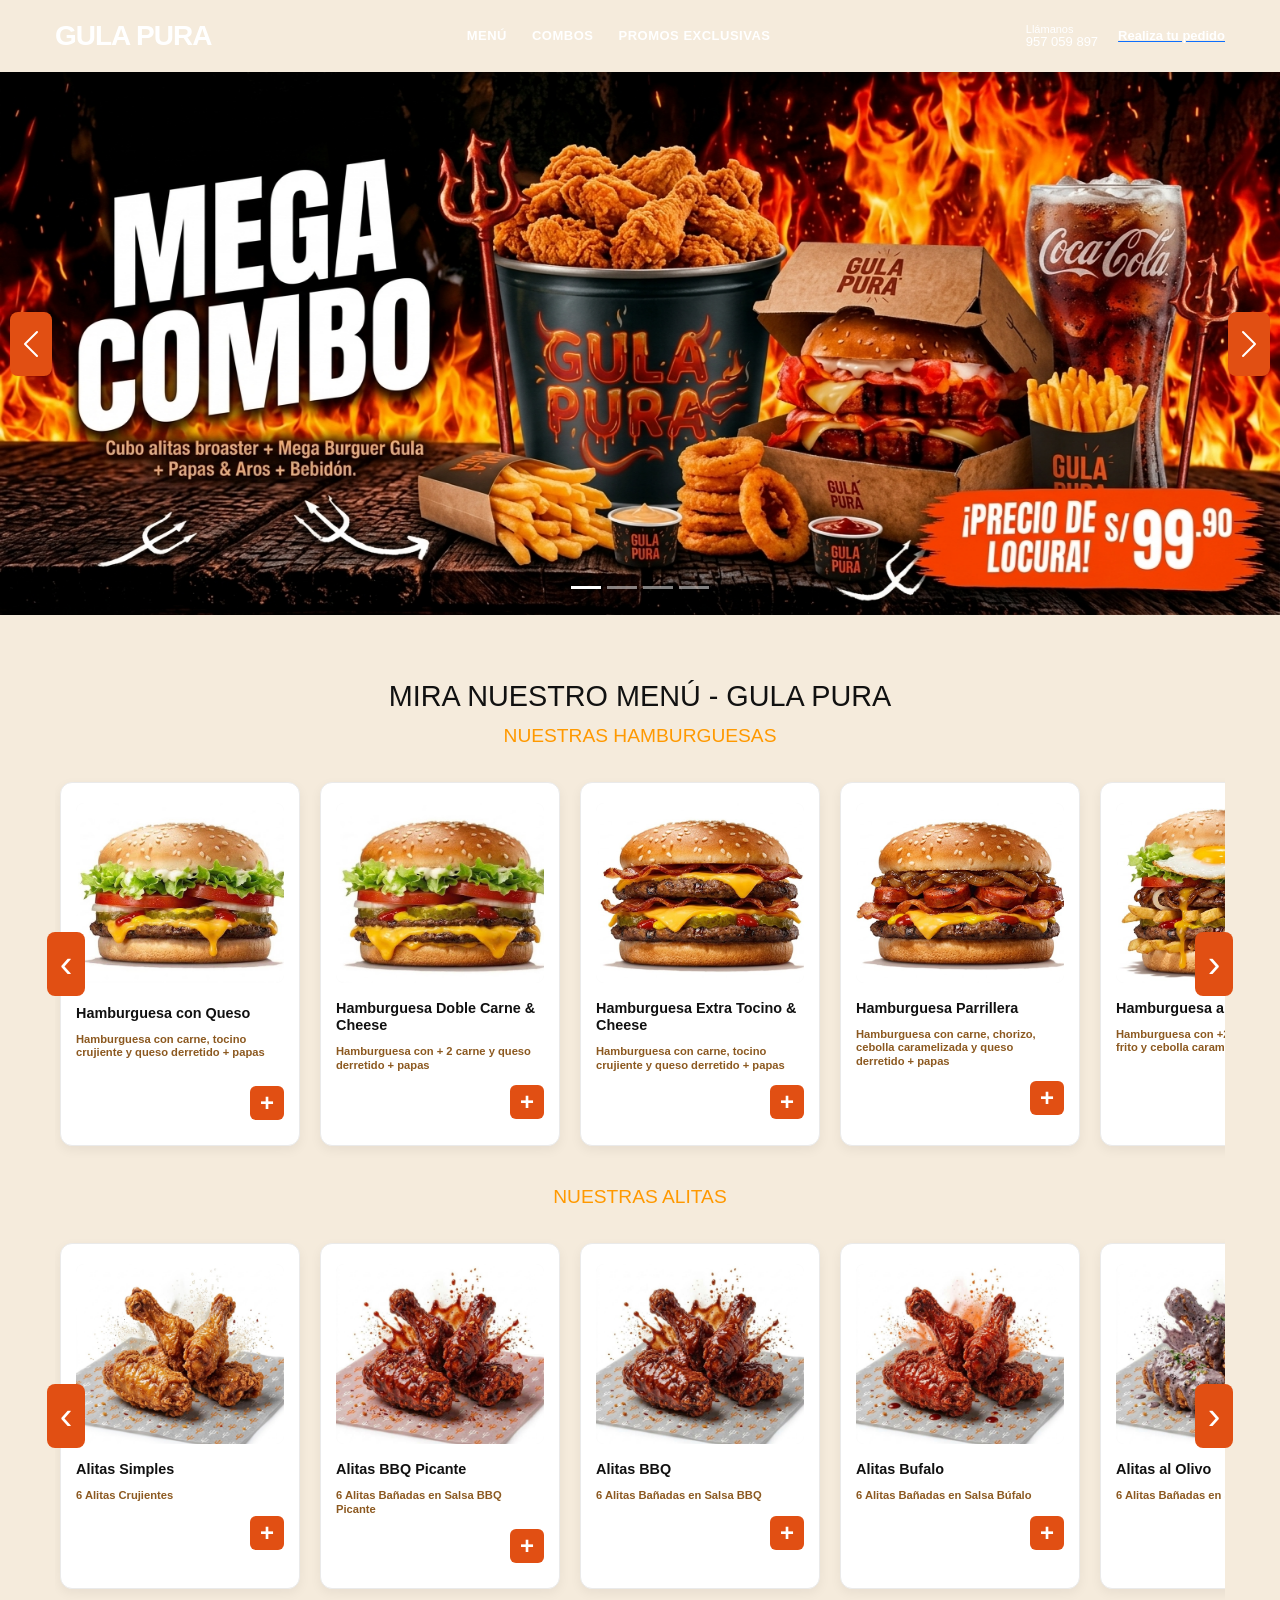
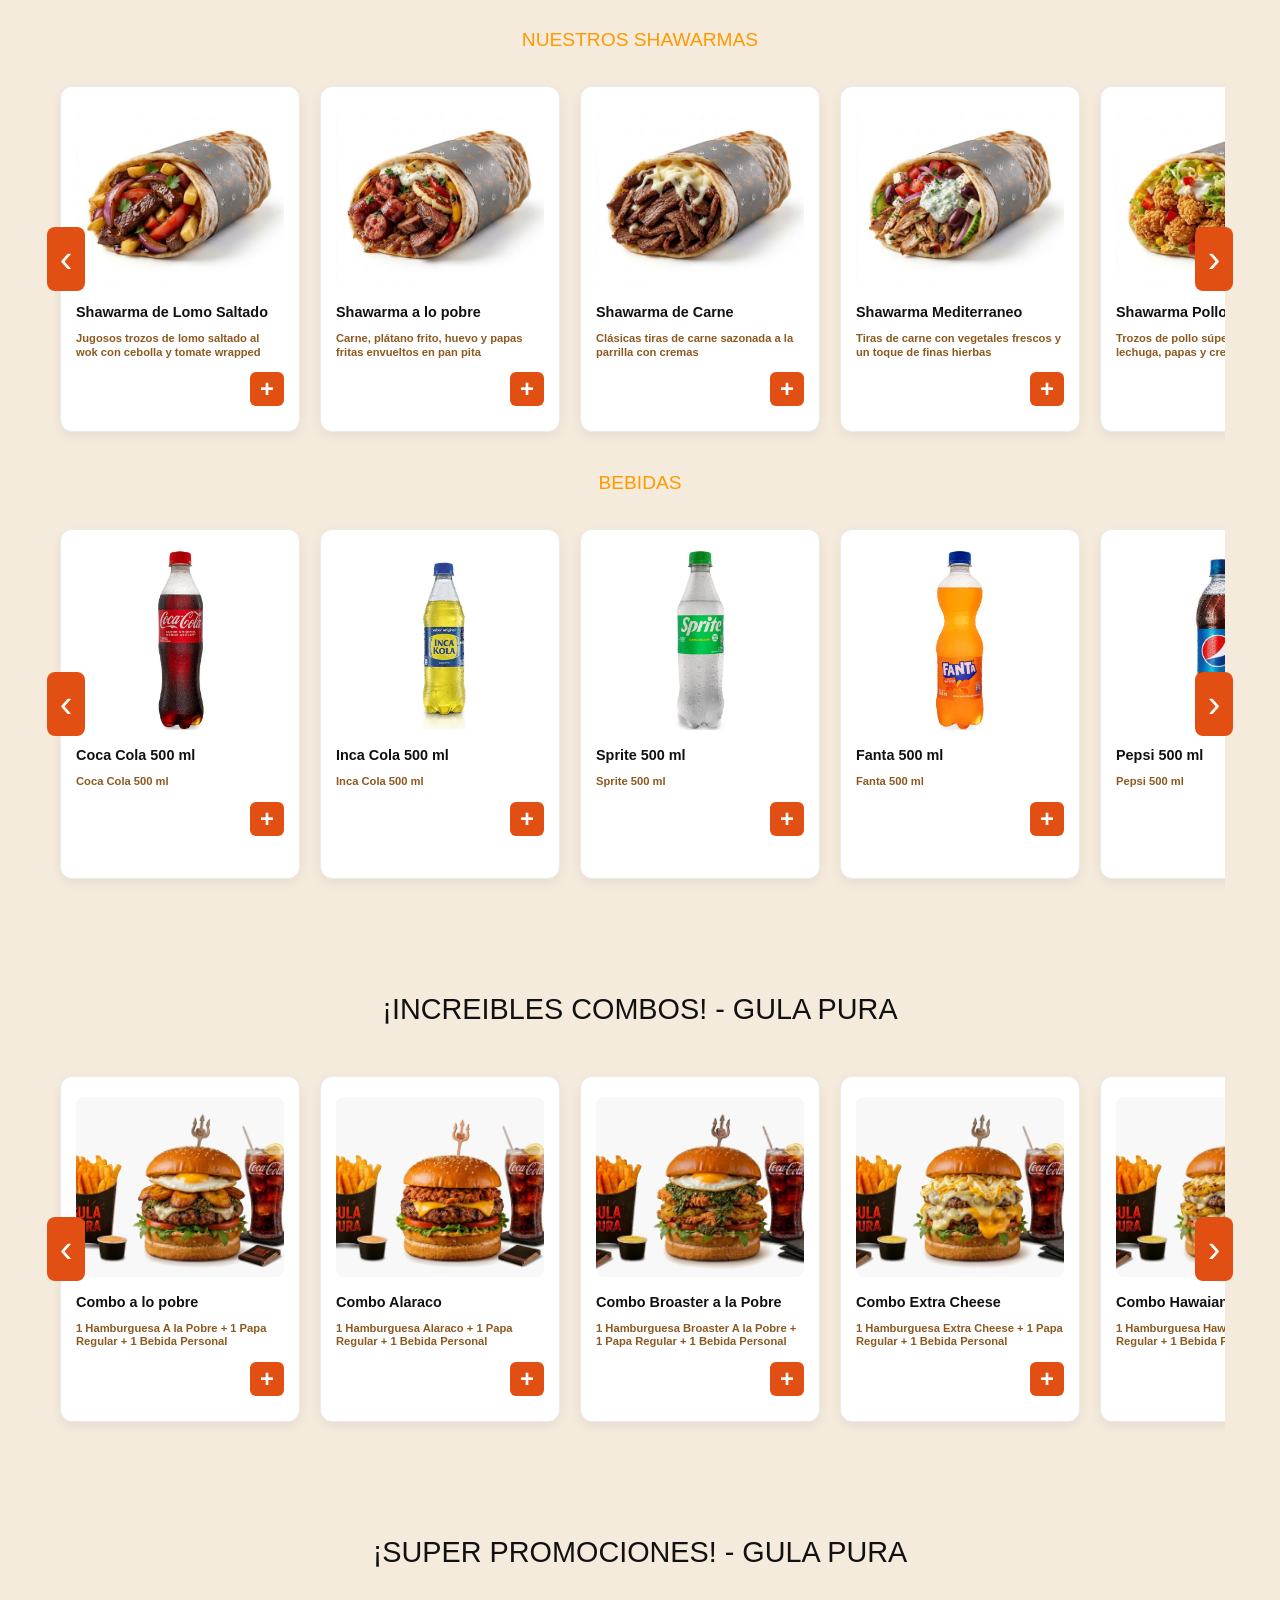
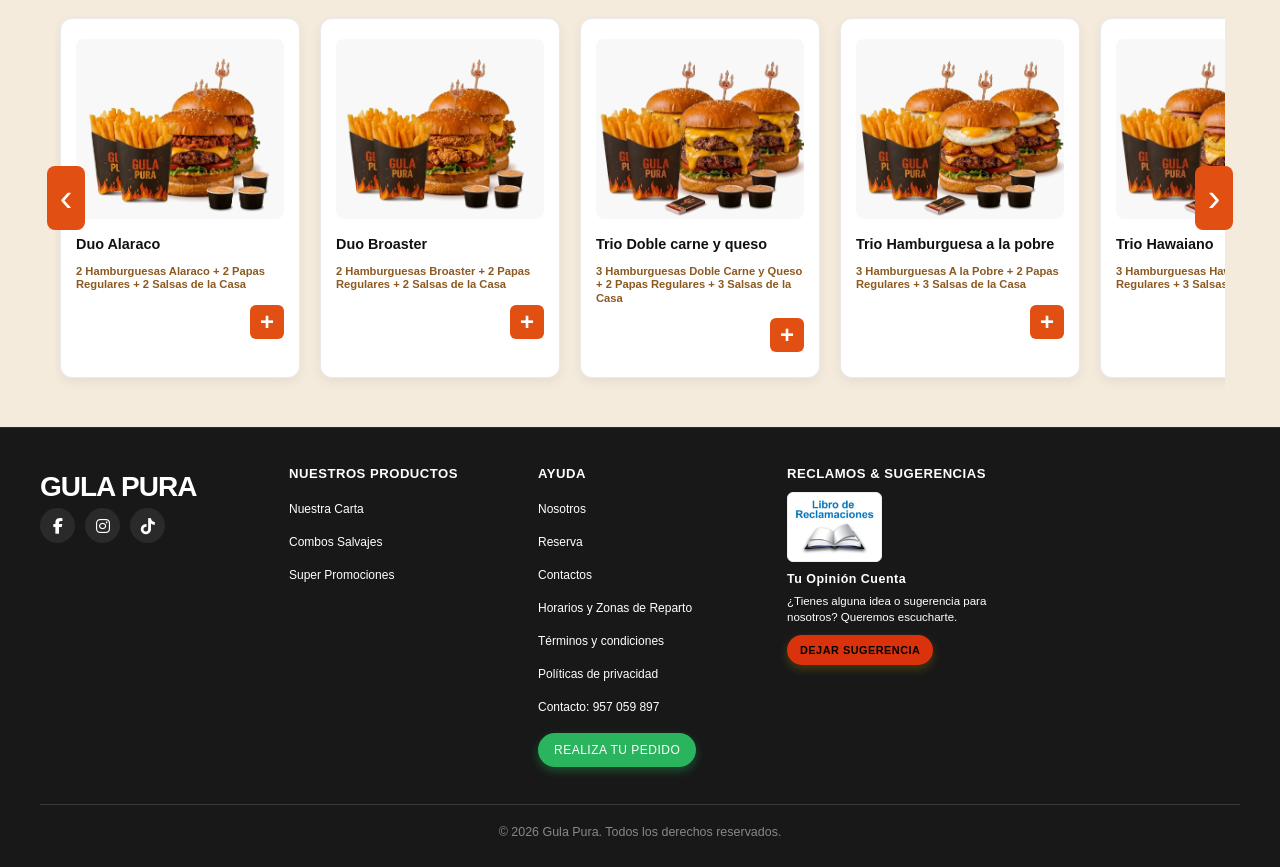
<file: index.html>
<!DOCTYPE html>
<html lang="es">

<head>
  <meta charset="UTF-8">
  <meta name="viewport" content="width=device-width, initial-scale=1.0">
  <title>Gula Pura</title>
  <link rel="icon" href="img/logo-icon/icon_gula_pura.png">
  <link href="https://cdn.jsdelivr.net/npm/bootstrap@5.3.8/dist/css/bootstrap.min.css" rel="stylesheet"
    integrity="sha384-sRIl4kxILFvY47J16cr9ZwB07vP4J8+LH7qKQnuqkuIAvNWLzeN8tE5YBujZqJLB" crossorigin="anonymous" />
  <!-- Se realizo una vinculación con style.css (CSS) -->
  <link rel="stylesheet" href="style.css">
  <!-- Se establecio comunicacón con app.js (Java Script) -->
  <script src="app.js" defer></script>
  <link rel="stylesheet" href="https://cdnjs.cloudflare.com/ajax/libs/font-awesome/6.5.1/css/all.min.css">
</head>

<body>
  <header class="navbar">
    <div class="navbar-container">
      <!-- Logo GULA PURA -->
      <a href="index.html" class="logo">
        <span class="gulapura-text">GULA PURA</span>
      </a>
      <!-- Menú de navegación principal -->
      <nav class="nav-links">
        <a href="index.html#MENU" class="nav-item">MENÚ</a>
        <a href="index.html#COMBOS" class="nav-item">COMBOS</a>
        <a href="index.html#PROMOS" class="nav-item">PROMOS EXCLUSIVAS</a>
      </nav>
      <!-- Sección de contacto y compra -->
      <div class="navbar-actions">
        <div class="phone-info">
          <div class="phone-text">
            <span class="label">Llámanos</span>
            <span class="number">957 059 897</span>
          </div>
        </div>
        <div class="user-info">
          <div class="user-text">
            <a href="Carta.html" class="link-pedido">
              <strong>Realiza tu pedido</strong>
            </a>
          </div>
        </div>
      </div>
    </div>
  </header>
  <!-- Carrusel - Banners -->
  <div id="carouselExampleIndicators" class="carousel slide" data-bs-ride="carousel">
    <div class="carousel-indicators">
      <button type="button" data-bs-target="#carouselExampleIndicators" data-bs-slide-to="0" class="active"
        aria-current="true" aria-label="Slide 1"></button>
      <button type="button" data-bs-target="#carouselExampleIndicators" data-bs-slide-to="1"
        aria-label="Slide 2"></button>
      <button type="button" data-bs-target="#carouselExampleIndicators" data-bs-slide-to="2"
        aria-label="Slide 3"></button>
      <button type="button" data-bs-target="#carouselExampleIndicators" data-bs-slide-to="3"
        aria-label="Slide 4"></button>
    </div>
    <!-- Bueno aqui se colocaron los 4 respectivos Banners referente a nuestra idea de página -->
    <div class="carousel-inner">
      <div class="carousel-item active">
        <img src="img/banners/Banner_1_gp.jfif" class="d-block w-100" alt="...">
      </div>
      <div class="carousel-item">
        <img src="img/banners/Banner_2_gp.jfif" class="d-block w-100" alt="...">
      </div>
      <div class="carousel-item">
        <img src="img/banners/Banner_3_gp.jfif" class="d-block w-100" alt="...">>
      </div>
      <div class="carousel-item">
        <img src="img/banners/Banner_4_gp.jfif" class="d-block w-100" alt="...">>
      </div>
    </div>
    <button class="carousel-control-prev" type="button" data-bs-target="#carouselExampleIndicators"
      data-bs-slide="prev">
      <span class="carousel-control-prev-icon" aria-hidden="true"></span>
      <span class="visually-hidden">Previous</span>
    </button>
    <button class="carousel-control-next" type="button" data-bs-target="#carouselExampleIndicators"
      data-bs-slide="next">
      <span class="carousel-control-next-icon" aria-hidden="true"></span>
      <span class="visually-hidden">Next</span>
    </button>
  </div>
  <script src="js/bootstrap.bundle.min.js"></script>
  <section class="MENU" id="MENU">
    <br>
    <h2> MIRA NUESTRO MENÚ - GULA PURA</h2>

    <!-- Hamburguesas -->
    <h5>NUESTRAS HAMBURGUESAS</h5>
    <div class="slide-container">
      <div class="slide-content">
        <div class="slide-wrapper">

          <!-- Tarjeta 1: Hamburguesa con Queso -->
          <div class="card">
            <div class="image-content">
              <span class="overlay"></span>
              <div class="card-image">
                <img src="img/Menu/Hamburguesas/Hamburguesa con Queso.jpg" alt="Hamburguesa con Queso" class="card-img">
              </div>
            </div>
            <div class="card-content">
              <div class="card-content">
                <h6 class="name">Hamburguesa con Queso</h6>
                <h6 class="descrip">Hamburguesa con carne, tocino crujiente y queso derretido + papas</h6>
              </div>
            </div>
          </div>

          <!-- Tarjeta 2: Hamburguesa Doble Carne & Cheese -->
          <div class="card">
            <div class="image-content">
              <span class="overlay"></span>
              <div class="card-image">
                <img src="img/Menu/Hamburguesas/Hamburguesa Doble Carne & Cheese.jpg"
                  alt="Hamburguesa Doble Carne & Cheese" class="card-img">
              </div>
            </div>
            <div class="card-content">
              <h6 class="name">Hamburguesa Doble Carne & Cheese</h6>
              <h6 class="descrip">Hamburguesa con + 2 carne y queso derretido + papas</h6>
            </div>
          </div>

          <!-- Tarjeta 3: Hamburguesa Extra Tocino & Cheese -->
          <div class="card">
            <div class="image-content">
              <span class="overlay"></span>
              <div class="card-image">
                <img src="img/Menu/Hamburguesas/Hamburguesa Extra Tocino & Cheese.jpg"
                  alt="Hamburguesa Extra Tocino & Cheese" class="card-img">
              </div>
            </div>
            <div class="card-content">
              <h6 class="name">Hamburguesa Extra Tocino & Cheese</h6>
              <h6 class="descrip">Hamburguesa con carne, tocino crujiente y queso derretido + papas</h6>
            </div>
          </div>

          <!-- Tarjeta 4: Hamburguesa Parrillera -->
          <div class="card">
            <div class="image-content">
              <span class="overlay"></span>
              <div class="card-image">
                <img src="img/Menu/Hamburguesas/Hamburguesa Parrillera.jpg" alt="Hamburguesa Parrillera"
                  class="card-img">
              </div>
            </div>
            <div class="card-content">
              <h6 class="name">Hamburguesa Parrillera</h6>
              <h6 class="descrip">Hamburguesa con carne, chorizo, cebolla caramelizada y queso derretido + papas</h6>
            </div>
          </div>

          <!-- Tarjeta 5: Hamburguesa a la Pobre -->
          <div class="card">
            <div class="image-content">
              <span class="overlay"></span>
              <div class="card-image">
                <img src="img/Menu/Hamburguesas/Hamburguesa a la Pobre.jfif" alt="Hamburguesa a la Pobre"
                  class="card-img">
              </div>
            </div>
            <div class="card-content">
              <h6 class="name">Hamburguesa a la Pobre</h6>
              <h6 class="descrip">Hamburguesa con +2 carnes, huevo frito y cebolla caramelizada + papas</h6>
            </div>
          </div>

          <!-- Tarjeta 6: Hamburguesa Doble Carne -->
          <div class="card">
            <div class="image-content">
              <span class="overlay"></span>
              <div class="card-image">
                <img src="img/Menu/Hamburguesas/Hamburguesa Doble Carne.jfif" alt="Hamburguesa Doble Carne"
                  class="card-img">
              </div>
            </div>
            <div class="card-content">
              <h6 class="name">Hamburguesa Doble Carne</h6>
              <h6 class="descrip">Hamburguesa con +2 carnes + papas</h6>
            </div>
          </div>

          <!-- Tarjeta 7: Hamburguesa Gringa -->
          <div class="card">
            <div class="image-content">
              <span class="overlay"></span>
              <div class="card-image">
                <img src="img/Menu/Hamburguesas/Hamburguesa Gringa.jfif" alt="Hamburguesa Gringa" class="card-img">
              </div>
            </div>
            <div class="card-content">
              <h6 class="name">Hamburguesa Gringa</h6>
              <h6 class="descrip">Hamburguesa con +2 carnes, chorizo parrillero + papas</h6>
            </div>
          </div>

          <!-- Tarjeta 8: Hamburguesa Hawaiana -->
          <div class="card">
            <div class="image-content">
              <span class="overlay"></span>
              <div class="card-image">
                <img src="img/Menu/Hamburguesas/Hamburguesa Hawaiana.jfif" alt="Hamburguesa Hawaiana" class="card-img">
              </div>
            </div>
            <div class="card-content">
              <h6 class="name">Hamburguesa Hawaiana</h6>
              <h6 class="descrip">Hamburguesa con carne, piña y queso derretido + papas</h6>
            </div>
          </div>

          <!-- Tarjeta 9: Hamburguesa Simple -->
          <div class="card">
            <div class="image-content">
              <span class="overlay"></span>
              <div class="card-image">
                <img src="img/Menu/Hamburguesas/Hamburguesa Simple.jfif" alt="Hamburguesa Simple" class="card-img">
              </div>
            </div>
            <div class="card-content">
              <h6 class="name">Hamburguesa Simple</h6>
              <h6 class="descrip">Hamburguesa con carne + papas</h6>
            </div>
          </div>

          <!-- Tarjeta 10: Hamburguesa Triple Cheese -->
          <div class="card">
            <div class="image-content">
              <span class="overlay"></span>
              <div class="card-image">
                <img src="img/Menu/Hamburguesas/Hamburguesa Triple cheese.jfif" alt="Hamburguesa Triple Cheese"
                  class="card-img">
              </div>
            </div>
            <div class="card-content">
              <h6 class="name">Hamburguesa Triple Cheese</h6>
              <h6 class="descrip">Hamburguesa con +2 carnes y demasiado queso + papas</h6>
            </div>
          </div>

        </div>
      </div>
    </div>
    <br>
    <!-- Alitas -->
    <h5>NUESTRAS ALITAS</h5>
    <div class="slide-container">
      <div class="slide-content">
        <div class="slide-wrapper">

          <!-- Tarjeta 1: Alitas Simples -->
          <div class="card">
            <div class="image-content">
              <span class="overlay"></span>
              <div class="card-image">
                <img src="img/Menu/Alitas/Alitas Simples.jfif" alt="Alitas Simples" class="card-img">
              </div>
            </div>
            <div class="card-content">
              <h6 class="name">Alitas Simples</h6>
              <h6 class="descrip">6 Alitas Crujientes</h6>
            </div>
          </div>

          <!-- Tarjeta 2: Alitas BBQ Picante -->
          <div class="card">
            <div class="image-content">
              <span class="overlay"></span>
              <div class="card-image">
                <img src="img/Menu/Alitas/Alitas_BBQ_Picante.jfif" alt="Alitas BBQ Picante" class="card-img">
              </div>
            </div>
            <div class="card-content">
              <h6 class="name">Alitas BBQ Picante</h6>
              <h6 class="descrip">6 Alitas Bañadas en Salsa BBQ Picante</h6>
            </div>
          </div>

          <!-- Tarjeta 3: Alitas BBQ -->
          <div class="card">
            <div class="image-content">
              <span class="overlay"></span>
              <div class="card-image">
                <img src="img/Menu/Alitas/Alitas_BBQ.jfif" alt="Alitas BBQ" class="card-img">
              </div>
            </div>
            <div class="card-content">
              <h6 class="name">Alitas BBQ</h6>
              <h6 class="descrip">6 Alitas Bañadas en Salsa BBQ</h6>
            </div>
          </div>

          <!-- Tarjeta 4: Alitas Bufalo -->
          <div class="card">
            <div class="image-content">
              <span class="overlay"></span>
              <div class="card-image">
                <img src="img/Menu/Alitas/Alitas Bufalo.jfif" alt="Alitas Bufalo" class="card-img">
              </div>
            </div>
            <div class="card-content">
              <h6 class="name">Alitas Bufalo</h6>
              <h6 class="descrip">6 Alitas Bañadas en Salsa Búfalo</h6>
            </div>
          </div>

          <!-- Tarjeta 5: Alitas al Olivo -->
          <div class="card">
            <div class="image-content">
              <span class="overlay"></span>
              <div class="card-image">
                <img src="img/Menu/Alitas/Alitas al Olivo.jfif" alt="Alitas al Olivo" class="card-img">
              </div>
            </div>
            <div class="card-content">
              <h6 class="name">Alitas al Olivo</h6>
              <h6 class="descrip">6 Alitas Bañadas en Salsa al Olivo</h6>
            </div>
          </div>

          <!-- Tarjeta 6: Alitas Acevichadas -->
          <div class="card">
            <div class="image-content">
              <span class="overlay"></span>
              <div class="card-image">
                <img src="img/Menu/Alitas/Alitas Acevichadas.jfif" alt="Alitas Acevichadas" class="card-img">
              </div>
            </div>
            <div class="card-content">
              <h6 class="name">Alitas Acevichadas</h6>
              <h6 class="descrip">6 Alitas Bañadas en Salsa Acevichada</h6>
            </div>
          </div>

          <!-- Tarjeta 7: Alitas Ajo Parmesano -->
          <div class="card">
            <div class="image-content">
              <span class="overlay"></span>
              <div class="card-image">
                <img src="img/Menu/Alitas/Alitas Ajo Parmesano.jpg" alt="Alitas Ajo Parmesano" class="card-img">
              </div>
            </div>
            <div class="card-content">
              <h6 class="name">Alitas Ajo Parmesano</h6>
              <h6 class="descrip">6 Alitas Bañadas en Salsa Ajo Parmesano</h6>
            </div>
          </div>
        </div>
      </div>
    </div>
    <br>
    <!-- Shawarmas -->
    <h5>NUESTROS SHAWARMAS</h5>
    <div class="slide-container">
      <div class="slide-content">
        <div class="slide-wrapper">

          <!-- Tarjeta 1: Shawarma de Lomo Saltado -->
          <div class="card">
            <div class="image-content">
              <span class="overlay"></span>
              <div class="card-image">
                <img src="img/Menu/Shawarmas/Shawarma Lomo Saltado.jpg" alt="Shawarma de Lomo Saltado" class="card-img">
              </div>
            </div>
            <div class="card-content">
              <h6 class="name">Shawarma de Lomo Saltado</h6>
              <h6 class="descrip">Jugosos trozos de lomo saltado al wok con cebolla y tomate wrapped</h6>
            </div>
          </div>

          <!-- Tarjeta 2: Shawarma a lo pobre -->
          <div class="card">
            <div class="image-content">
              <span class="overlay"></span>
              <div class="card-image">
                <img src="img/Menu/Shawarmas/Shawarma a lo pobre.jfif" alt="Shawarma a lo pobre" class="card-img">
              </div>
            </div>
            <div class="card-content">
              <h6 class="name">Shawarma a lo pobre</h6>
              <h6 class="descrip">Carne, plátano frito, huevo y papas fritas envueltos en pan pita</h6>
            </div>
          </div>

          <!-- Tarjeta 3: Shawarma de Carne -->
          <div class="card">
            <div class="image-content">
              <span class="overlay"></span>
              <div class="card-image">
                <img src="img/Menu/Shawarmas/Shawarma Carne.jfif" alt="Shawarma de Carne" class="card-img">
              </div>
            </div>
            <div class="card-content">
              <h6 class="name">Shawarma de Carne</h6>
              <h6 class="descrip">Clásicas tiras de carne sazonada a la parrilla con cremas</h6>
            </div>
          </div>

          <!-- Tarjeta 4: Shawarma Mediterraneo -->
          <div class="card">
            <div class="image-content">
              <span class="overlay"></span>
              <div class="card-image">
                <img src="img/Menu/Shawarmas/Shawarma Mediterraneo.jfif" alt="Shawarma Mediterraneo" class="card-img">
              </div>
            </div>
            <div class="card-content">
              <h6 class="name">Shawarma Mediterraneo</h6>
              <h6 class="descrip">Tiras de carne con vegetales frescos y un toque de finas hierbas</h6>
            </div>
          </div>

          <!-- Tarjeta 5: Shawarma Pollo Crunchy -->
          <div class="card">
            <div class="image-content">
              <span class="overlay"></span>
              <div class="card-image">
                <img src="img/Menu/Shawarmas/Shawarma Pollo Crunchy.jfif" alt="Shawarma Pollo Crunchy" class="card-img">
              </div>
            </div>
            <div class="card-content">
              <h6 class="name">Shawarma Pollo Crunchy</h6>
              <h6 class="descrip">Trozos de pollo súper crujientes con lechuga, papas y cremas</h6>
            </div>
          </div>

          <!-- Tarjeta 6: Shawarma de Pollo -->
          <div class="card">
            <div class="image-content">
              <span class="overlay"></span>
              <div class="card-image">
                <img src="img/Menu/Shawarmas/Shawarma Pollo.jfif" alt="Shawarma de Pollo" class="card-img">
              </div>
            </div>
            <div class="card-content">
              <h6 class="name">Shawarma de Pollo</h6>
              <h6 class="descrip">Láminas de pollo asado sazonadas al estilo tradicional</h6>
            </div>
          </div>

          <!-- Tarjeta 7: Shawarma Simple -->
          <div class="card">
            <div class="image-content">
              <span class="overlay"></span>
              <div class="card-image">
                <img src="img/Menu/Shawarmas/Shawarma Simple.jfif" alt="Shawarma Simple" class="card-img">
              </div>
            </div>
            <div class="card-content">
              <h6 class="name">Shawarma Simple</h6>
              <h6 class="descrip">La combinación clásica y ligera de carne y vegetales</h6>
            </div>
          </div>

          <!-- Tarjeta 8: Shawarma Vegetariano  -->
          <div class="card">
            <div class="image-content">
              <span class="overlay"></span>
              <div class="card-image">
                <img src="img/Menu/Shawarmas/Shawarma Vegetariano.jfif" alt="Shawarma Vegetariano" class="card-img">
              </div>
            </div>
            <div class="card-content">
              <h6 class="name">Shawarma Vegetariano</h6>
              <h6 class="descrip">Mix de vegetales frescos, palta y tofu frito</h6>
            </div>
          </div>
        </div>
      </div>
    </div>
    <br>
    <!-- Bebidas -->
    <h5> Bebidas </h5>
    <div class="slide-container">
      <div class="slide-content">
        <div class="slide-wrapper">

          <!-- Tarjeta 1: Coca Cola -->
          <div class="card">
            <div class="image-content">
              <span class="overlay"></span>
              <div class="card-image">
                <img src="img/Menu/Bebidas/Coca Cola.webp" alt="Coca Cola" class="card-img">
              </div>
            </div>
            <div class="card-content">
              <h6 class="name">Coca Cola 500 ml</h6>
              <h6 class="descrip">Coca Cola 500 ml</h6>
            </div>
          </div>

          <!-- Tarjeta 2: Inca Kola -->
          <div class="card">
            <div class="image-content">
              <span class="overlay"></span>
              <div class="card-image">
                <img src="img/Menu/Bebidas/Inka Cola.webp" alt="Inca Kola" class="card-img">
              </div>
            </div>
            <div class="card-content">
              <h6 class="name">Inca Cola 500 ml</h6>
              <h6 class="descrip">Inca Cola 500 ml</h6>
            </div>
          </div>

          <!-- Tarjeta 3: Sprite -->
          <div class="card">
            <div class="image-content">
              <span class="overlay"></span>
              <div class="card-image">
                <img src="img/Menu/Bebidas/Sprite.webp" alt="Sprite" class="card-img">
              </div>
            </div>
            <div class="card-content">
              <h6 class="name">Sprite 500 ml</h6>
              <h6 class="descrip">Sprite 500 ml</h6>
            </div>
          </div>

          <!-- Tarjeta 4: Fanta -->
          <div class="card">
            <div class="image-content">
              <span class="overlay"></span>
              <div class="card-image">
                <img src="img/Menu/Bebidas/Fanta.webp" alt="Fanta" class="card-img">
              </div>
            </div>
            <div class="card-content">
              <h6 class="name">Fanta 500 ml</h6>
              <h6 class="descrip">Fanta 500 ml</h6>
            </div>
          </div>

          <!-- Tarjeta 5: Pepsi -->
          <div class="card">
            <div class="image-content">
              <span class="overlay"></span>
              <div class="card-image">
                <img src="img/Menu/Bebidas/Pepsi.jpg" alt="Pepsi" class="card-img">
              </div>
            </div>
            <div class="card-content">
              <h6 class="name">Pepsi 500 ml</h6>
              <h6 class="descrip">Pepsi 500 ml</h6>
            </div>
          </div>

          <!-- Tarjeta 6: Agua San Luis Sin Gas 625 ml -->
          <div class="card">
            <div class="image-content">
              <span class="overlay"></span>
              <div class="card-image">
                <img src="img/Menu/Bebidas/Agua sin gas - San Luis.webp " alt="Agua San Luis Sin Gas 625 ml"
                  class="card-img">
              </div>
            </div>
            <div class="card-content">
              <h6 class="name">Agua San Luis Sin Gas 625 ml</h6>
              <h6 class="descrip">Agua San Luis Sin Gas 625 ml</h6>
            </div>
          </div>

          <!-- Tarjeta 7: Agua San Luis Con Gas 625 ml -->
          <div class="card">
            <div class="image-content">
              <span class="overlay"></span>
              <div class="card-image">
                <img src="img/Menu/Bebidas/Agua con gas.jpg" alt="Agua San Luis Con Gas 625 ml" class="card-img">
              </div>
            </div>
            <div class="card-content">
              <h6 class="name">Agua San Luis Con Gas 625 ml</h6>
              <h6 class="descrip">Agua San Luis Con Gas 625 ml</h6>
            </div>
          </div>

        </div>
      </div>
    </div>
    <br>
    <br>
  </section>
  <section class="COMBOS" id="COMBOS">
    <!-- Combos Gula Pura -->
    <h2>¡INCREIBLES COMBOS! - GULA PURA</h2>
    <br>
    <div class="slide-container">
      <div class="slide-content">
        <div class="slide-wrapper">

          <!-- Tarjeta 1: Combo a la pobre -->
          <div class="card">
            <div class="image-content">
              <span class="overlay"></span>
              <div class="card-image">
                <img src="img/Combos/Combo_a_la_pobre.png" alt="Combo a la pobre" class="card-img">
              </div>
            </div>
            <div class="card-content">
              <h6 class="name">Combo a lo pobre</h6>
              <h6 class="descrip">1 Hamburguesa A la Pobre + 1 Papa Regular + 1 Bebida Personal</h6>
            </div>
          </div>
          <!-- Tarjeta 2: Combo Alaraco -->
          <div class="card">
            <div class="image-content">
              <span class="overlay"></span>
              <div class="card-image">
                <img src="img/Combos/Combo_Alaraco.png" alt="Combo Alaraco" class="card-img">
              </div>
            </div>
            <div class="card-content">
              <h6 class="name">Combo Alaraco</h6>
              <h6 class="descrip">1 Hamburguesa Alaraco + 1 Papa Regular + 1 Bebida Personal</h6>
            </div>
          </div>
          <!-- Tarjeta 3: Combo Broaster a la Pobre -->
          <div class="card">
            <div class="image-content">
              <span class="overlay"></span>
              <div class="card-image">
                <img src="img/Combos/Combo_Broaster_a_lo_pobre.png" alt="Combo Broaster a la Pobre" class="card-img">
              </div>
            </div>
            <div class="card-content">
              <h6 class="name">Combo Broaster a la Pobre</h6>
              <h6 class="descrip">1 Hamburguesa Broaster A la Pobre + 1 Papa Regular + 1 Bebida Personal</h6>
            </div>
          </div>
          <!-- Tarjeta 4: Combo Extra Cheese -->
          <div class="card">
            <div class="image-content">
              <span class="overlay"></span>
              <div class="card-image">
                <img src="img/Combos/Combo_Extra_Cheese.png" alt="Combo Extra Cheese" class="card-img">
              </div>
            </div>
            <div class="card-content">
              <h6 class="name">Combo Extra Cheese</h6>
              <h6 class="descrip">1 Hamburguesa Extra Cheese + 1 Papa Regular + 1 Bebida Personal</h6>
            </div>
          </div>
          <!-- Tarjeta 5: Combo Hawaiano -->
          <div class="card">
            <div class="image-content">
              <span class="overlay"></span>
              <div class="card-image">
                <img src="img/Combos/Combo_Hawaiano.png" alt="Combo Hawaiano" class="card-img">
              </div>
            </div>
            <div class="card-content">
              <h6 class="name">Combo Hawaiano</h6>
              <h6 class="descrip">1 Hamburguesa Hawaiana + 1 Papa Regular + 1 Bebida Personal </h6>
            </div>
          </div>
          <!-- Tarjeta 6: Combo Parrillero -->
          <div class="card">
            <div class="image-content">
              <span class="overlay"></span>
              <div class="card-image">
                <img src="img/Combos/Combo_Parrillero.png" alt="Combo Parrillero" class="card-img">
              </div>
            </div>
            <div class="card-content">
              <h6 class="name">Combo Parrillero</h6>
              <h6 class="descrip">1 Hamburguesa Parrillera + 1 Papa Regular + 1 Bebida Personal</h6>
            </div>
          </div>
          <!-- Tarjeta 7: Combo Tocino -->
          <div class="card">
            <div class="image-content">
              <span class="overlay"></span>
              <div class="card-image">
                <img src="img/Combos/Combo_Tocino.png" alt="Combo Tocino" class="card-img">
              </div>
            </div>
            <div class="card-content">
              <h6 class="name">Combo Tocino</h6>
              <h6 class="descrip">1 Hamburguesa con Tocino + 1 Papa Regular + 1 Bebida Personal </h6>
            </div>
          </div>
        </div>
      </div>
    </div>
    <br>
  </section>
  <br>
  <section class="PROMOS" id="PROMOS">
    <!-- Promociones Gula Pura -->
    <h2> ¡SUPER PROMOCIONES! - GULA PURA</h2>
    <br>
    <div class="slide-container">
      <div class="slide-content">
        <div class="slide-wrapper">

          <!-- Tarjeta 1: Duo Alaraco -->
          <div class="card">
            <div class="image-content">
              <span class="overlay"></span>
              <div class="card-image">
                <img src="img/Promociones/Duo_alaraco.png" alt="Duo Alaraco" class="card-img">
              </div>
            </div>
            <div class="card-content">
              <h6 class="name">Duo Alaraco</h6>
              <h6 class="descrip">2 Hamburguesas Alaraco + 2 Papas Regulares + 2 Salsas de la Casa</h6>
            </div>
          </div>
          <!-- Tarjeta 2: Duo Broaster -->
          <div class="card">
            <div class="image-content">
              <span class="overlay"></span>
              <div class="card-image">
                <img src="img/Promociones/Duo_Broaster.png" alt="Duo Broaster" class="card-img">
              </div>
            </div>
            <div class="card-content">
              <h6 class="name">Duo Broaster</h6>
              <h6 class="descrip">2 Hamburguesas Broaster + 2 Papas Regulares + 2 Salsas de la Casa</h6>
            </div>
          </div>
          <!-- Tarjeta 3: Trio Doble carne y queso -->
          <div class="card">
            <div class="image-content">
              <span class="overlay"></span>
              <div class="card-image">
                <img src="img/Promociones/Trio_dobleburger_cheese.png" alt="Trio Doble carne y queso" class="card-img">
              </div>
            </div>
            <div class="card-content">
              <h6 class="name">Trio Doble carne y queso</h6>
              <h6 class="descrip">3 Hamburguesas Doble Carne y Queso + 2 Papas Regulares + 3 Salsas de la Casa</h6>
            </div>
          </div>
          <!-- Tarjeta 4: Trio Hamburguesa a la pobre -->
          <div class="card">
            <div class="image-content">
              <span class="overlay"></span>
              <div class="card-image">
                <img src="img/Promociones/Trio_Hamburguesa_a_la_pobre.png" alt="Trio Hamburguesa a la pobre"
                  class="card-img">
              </div>
            </div>
            <div class="card-content">
              <h6 class="name">Trio Hamburguesa a la pobre</h6>
              <h6 class="descrip">3 Hamburguesas A la Pobre + 2 Papas Regulares + 3 Salsas de la Casa</h6>
            </div>
          </div>
          <!-- Tarjeta 5: Trio Hawaiano -->
          <div class="card">
            <div class="image-content">
              <span class="overlay"></span>
              <div class="card-image">
                <img src="img/Promociones/Trio_Hawaiano.png" alt="Trio Hawaiano" class="card-img">
              </div>
            </div>
            <div class="card-content">
              <h6 class="name">Trio Hawaiano</h6>
              <h6 class="descrip">3 Hamburguesas Hawaianas + 2 Papas Regulares + 3 Salsas de la Casa</h6>
            </div>
          </div>
        </div>
      </div>
    </div>
    <br>
  </section>
</body>
<footer class="site-footer">
  <div class="footer-container">
    <!-- Columna 1: Logo y Redes -->
    <div class="footer-column brand-column">
      <a href="index.html" class="logo">
        <span class="gulapura-text">GULA PURA</span>
      </a>

      <div class="social-icons">
        <a href="https://facebook.com/tu-pagina" target="_blank" aria-label="Facebook">
          <i class="fa-brands fa-facebook-f"></i>
        </a>
        <a href="https://instagram.com/tu-usuario" target="_blank" aria-label="Instagram">
          <i class="fa-brands fa-instagram"></i>
        </a>
        <a href="https://tiktok.com/@tu-usuario" target="_blank" aria-label="TikTok">
          <i class="fa-brands fa-tiktok"></i>
        </a>
      </div>

    </div>
    <!-- Columna 2: Nuestros Productos -->
    <div class="footer-column">
      <h3>Nuestros Productos</h3>
      <ul>
        <li><a href="index.html#MENU">Nuestra Carta </a></li>
        <li><a href="index.html#COMBOS">Combos Salvajes</a></li>
        <li><a href="index.html#PROMOS">Super Promociones</a></li>
      </ul>
    </div>
    <!-- Columna 3: Ayuda -->
    <div class="footer-column">
      <h3>Ayuda</h3>
      <ul>
        <!-- Funciones específicas para abrir cada modal -->
        <li><a href="Nosotros.html">Nosotros</a></li>
        <li><a href="Reserva.html">Reserva</a></li>
        <li><a href="Contactos.html">Contactos</a></li>
        <li><a href="horario.html">Horarios y Zonas de Reparto</a></li>
        <li><a href="Condiciones.html">Términos y condiciones</a></li>
        <li><a href="Privacidad.html">Políticas de privacidad</a></li>
        <li class="item-contacto">
          <a href="https://wa.me/51957059897?text=Hola,%20tengo%20una%20consulta" target="_blank"
            rel="noopener noreferrer">
            Contacto: 957 059 897
          </a>
        </li>
        <li class="feedback-container">
          <a href="Carta.html" class="btn-pedido">
            Realiza tu pedido
          </a>
        </li>
      </ul>
      <div>
      </div>
    </div>
    <!-- Columna 4: Contacto & Atención al Cliente (Libro y Sugerencias) -->
    <div class="footer-column legal-column">
      <h3>RECLAMOS & SUGERENCIAS</h3>

      <!-- 1. Libro de Reclamaciones vinculada a libro-de-reclamaciones.html -->
      <a href="libro-de-reclamaciones.html">
        <img src="img/footer/Libro_reclamos.png" alt="Libro de Reclamaciones" class="libro-img">
      </a>

      <!-- 2. Sugerencias conectado a un Formulario de google -->
      <div class="feedback-container">
        <h3>Tu Opinión Cuenta</h3>
        <p class="feedback-text">¿Tienes alguna idea o sugerencia para nosotros? Queremos escucharte.</p>
        <a href="https://docs.google.com/forms/d/e/1FAIpQLScGWHN5Qboh4pLPVPXL78QI0LmWeiwGPB_7sudZl1JCkc1D7g/viewform?usp=header"
          class="btn-sugerencias" target="_blank" rel="noopener noreferrer">
          Dejar sugerencia
        </a>
      </div>
    </div>
    <!-- En el pie del footer se colocaron los Derechos Reservados -->
    <div class="footer-bottom" id="footer-bottom">
      <span>&copy; 2026 Gula Pura. Todos los derechos reservados.</span>
    </div>
</footer>

</html>
</file>
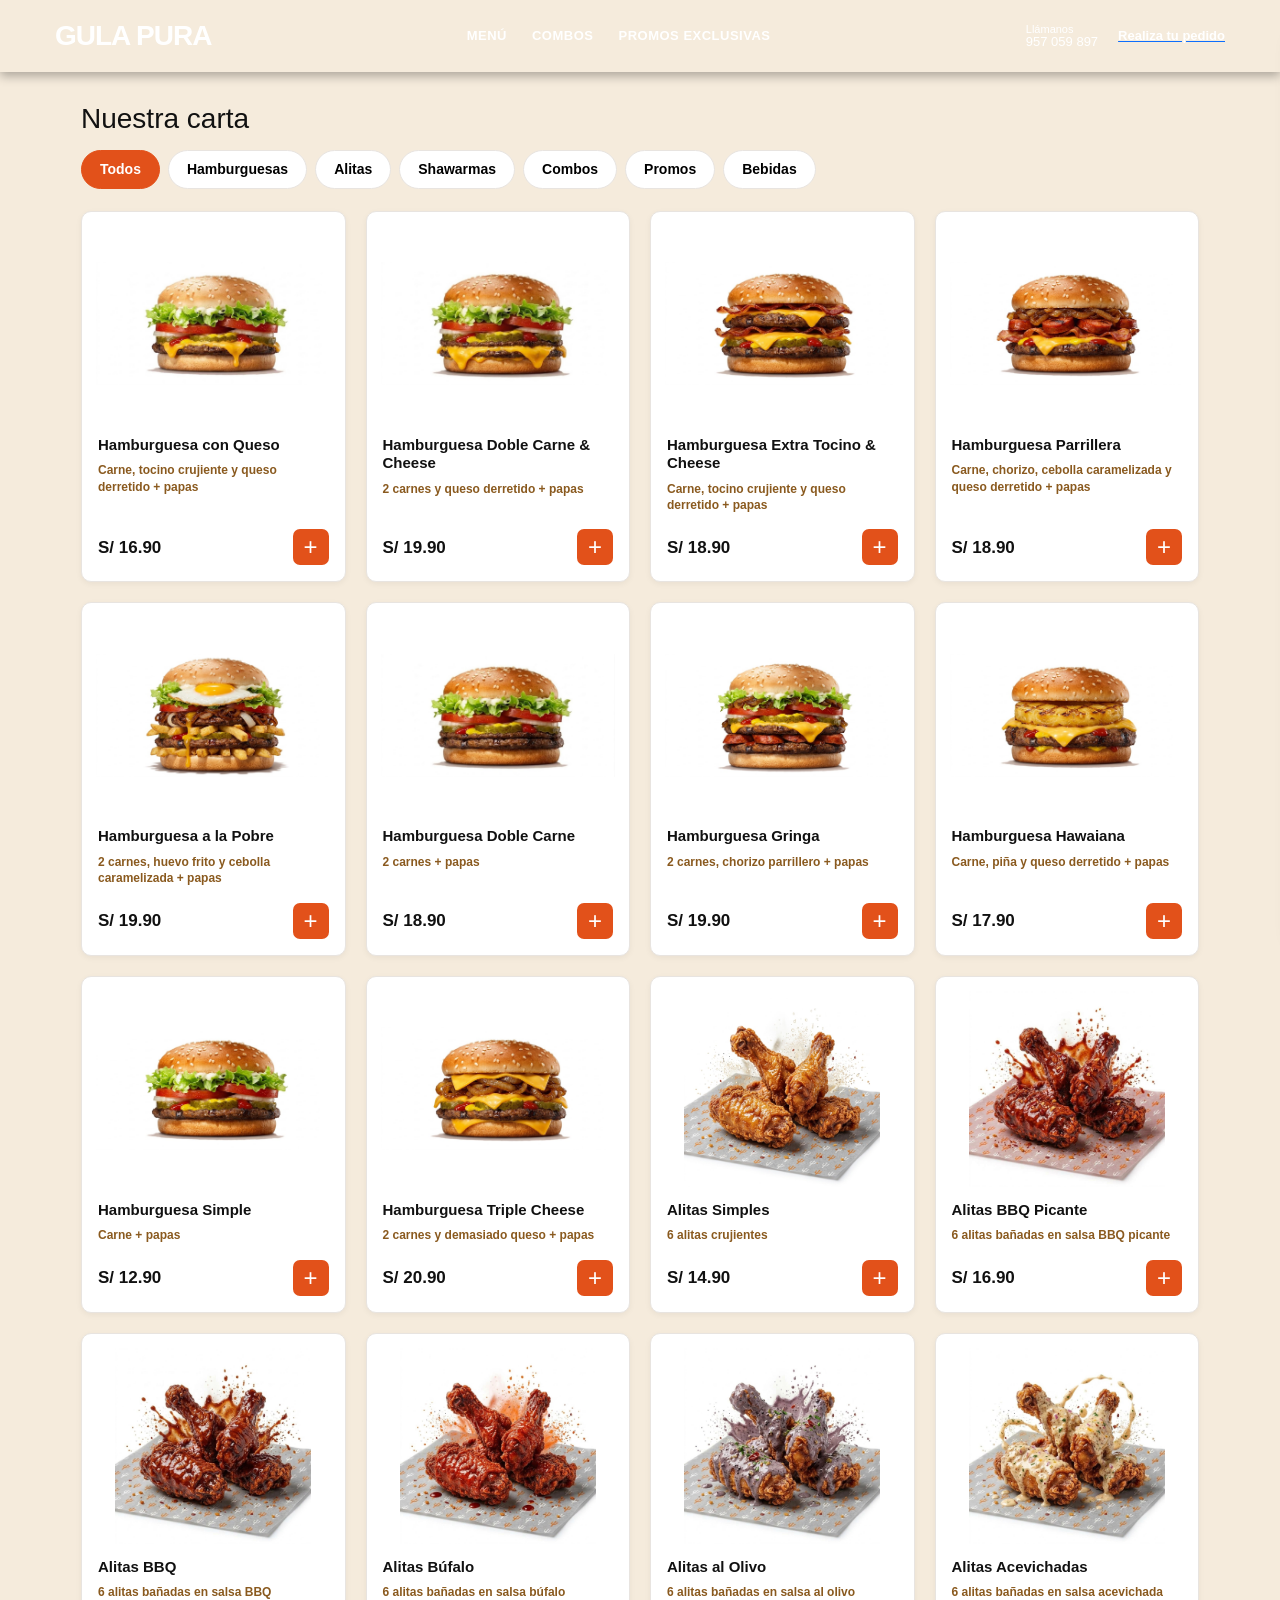
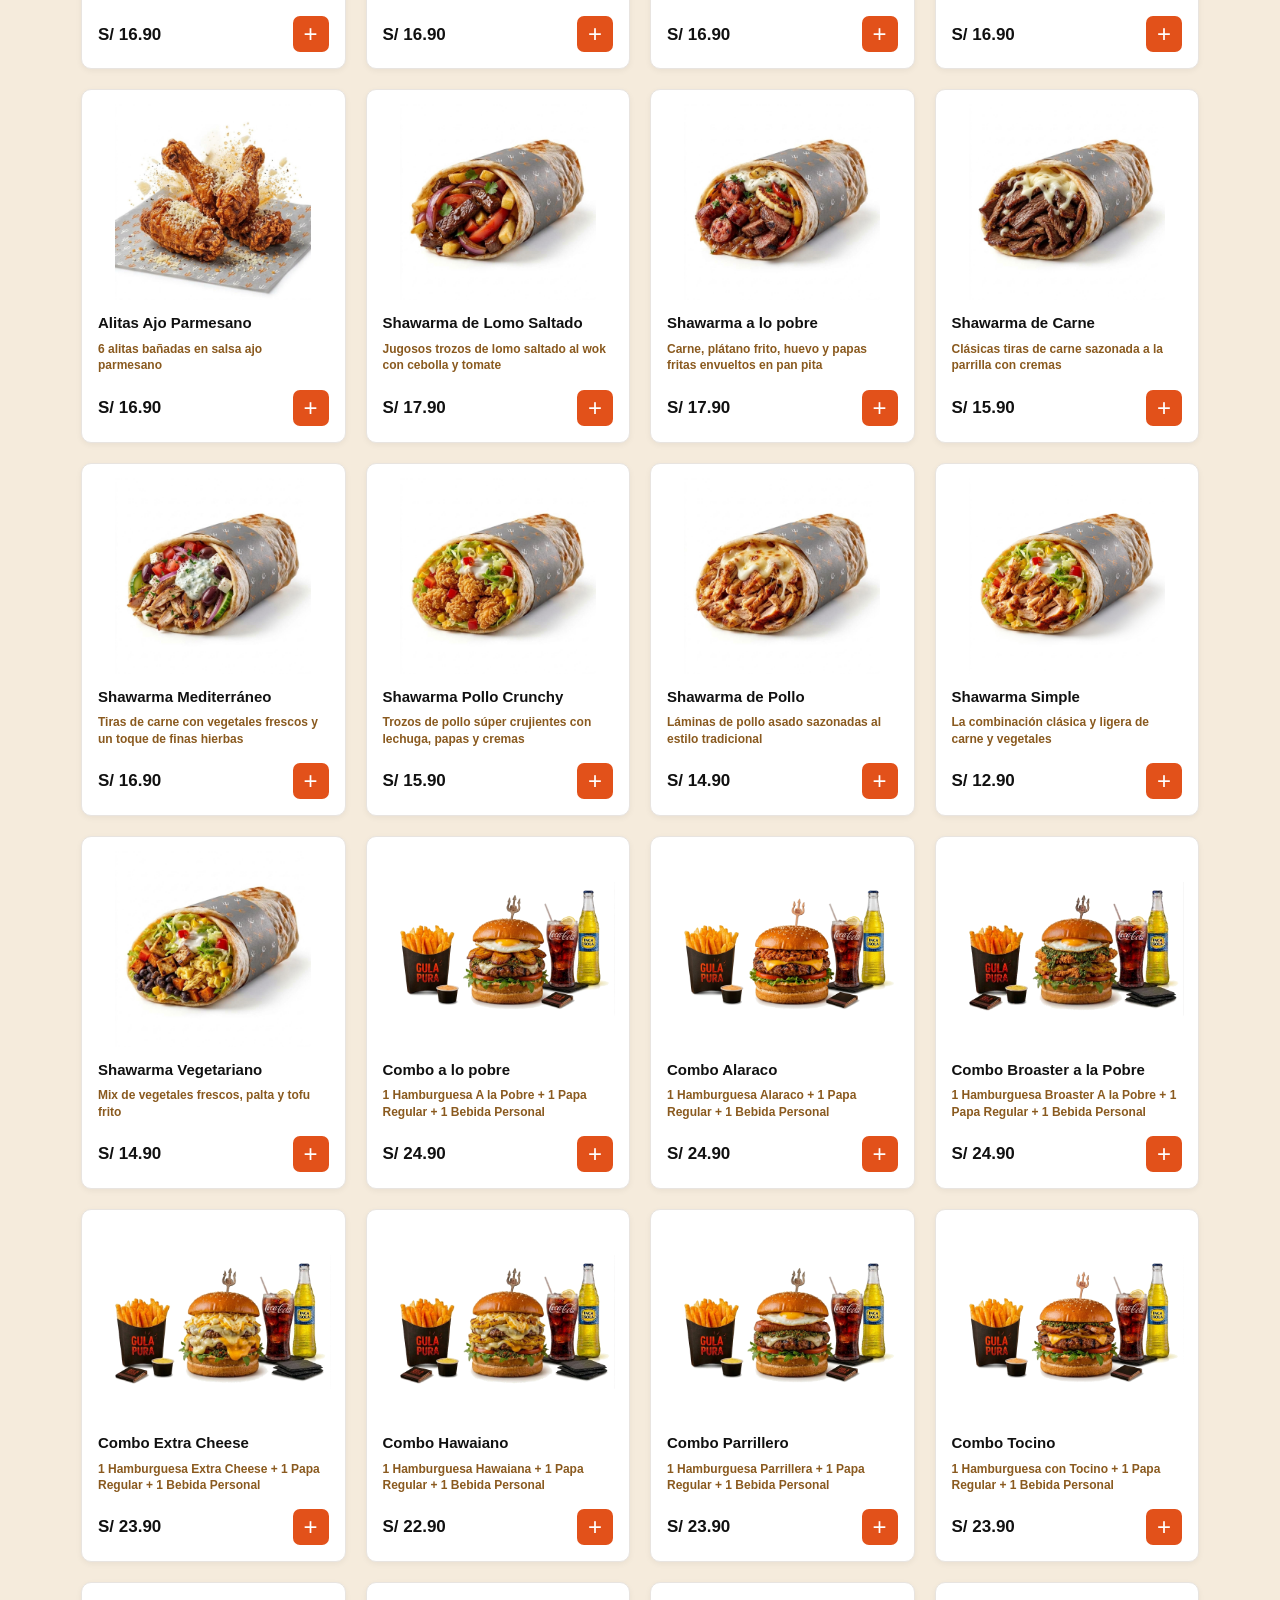
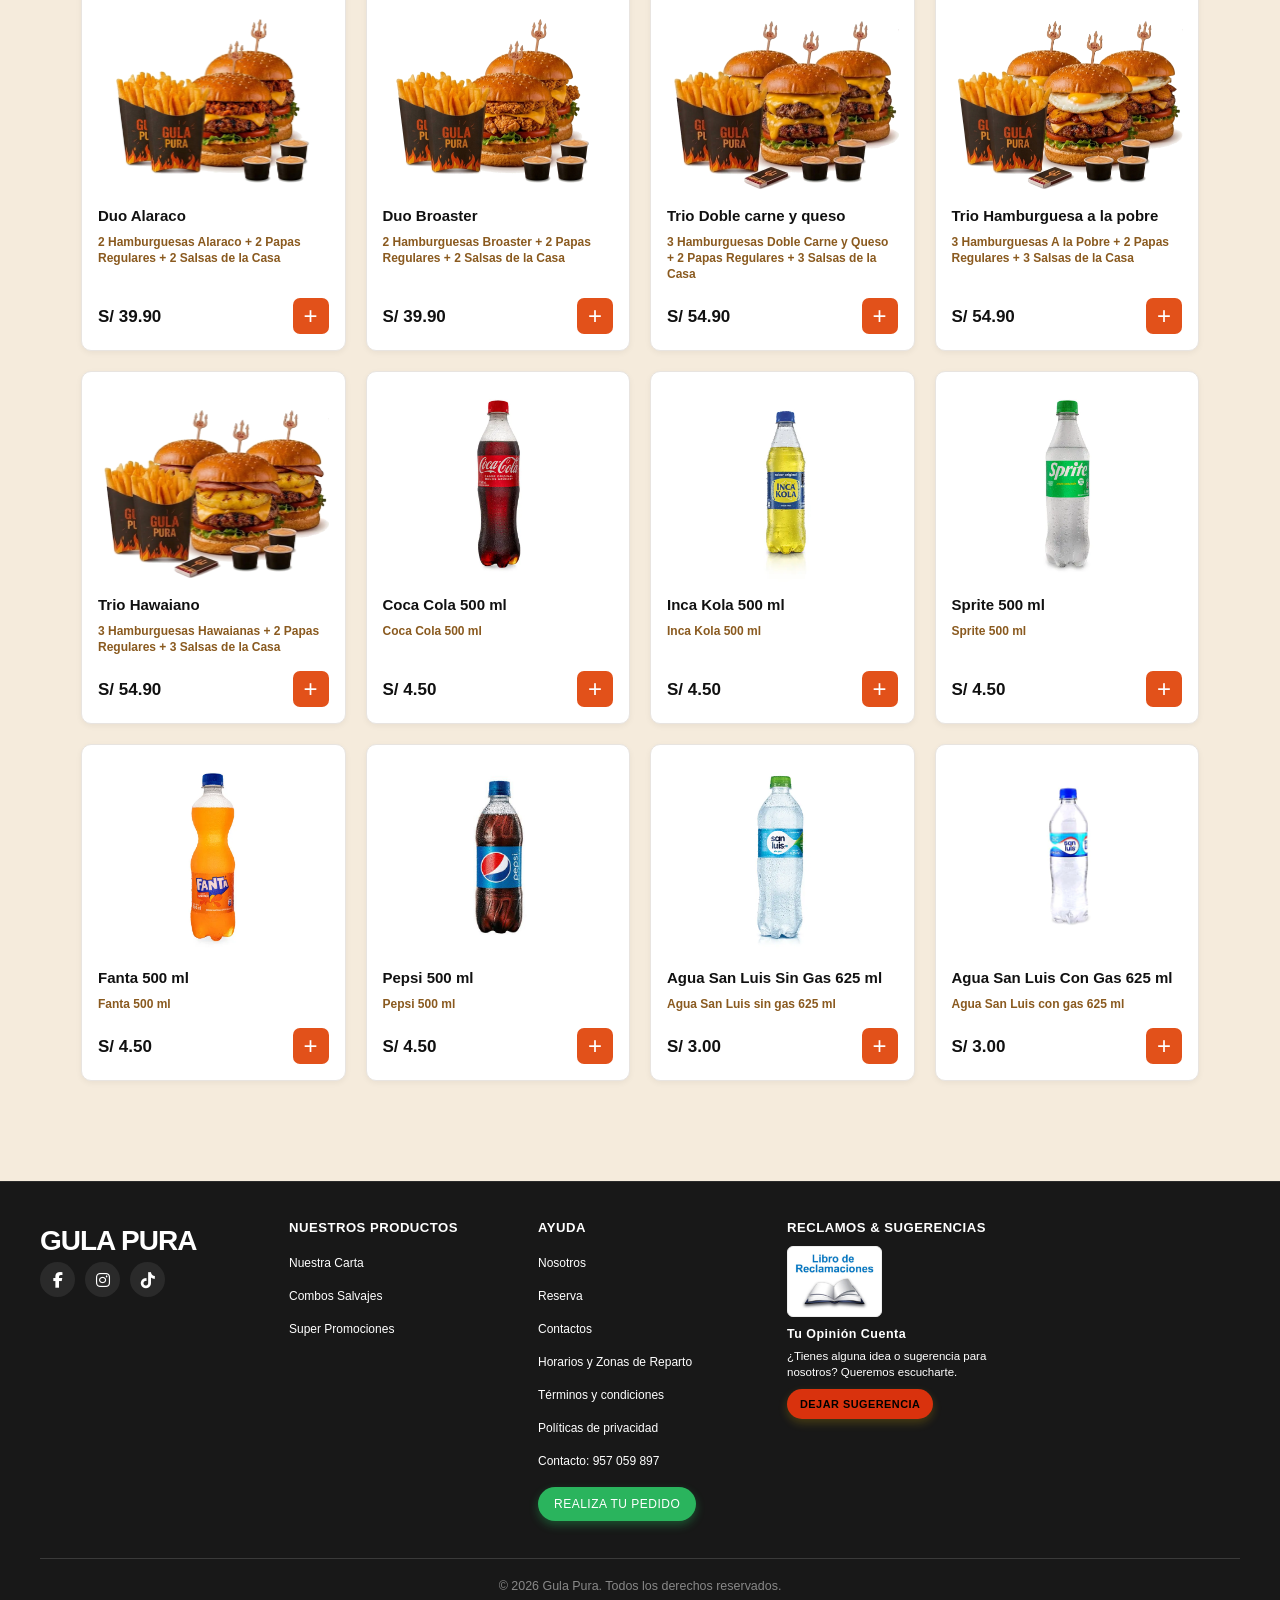
<file: Carta.html>
<!DOCTYPE html>
<html lang="es">

<head>
  <meta charset="UTF-8">
  <meta name="viewport" content="width=device-width, initial-scale=1.0">
  <title>Gula Pura</title>
  <link rel="icon" href="img/logo-icon/icon_gula_pura.png">
  <link href="https://cdn.jsdelivr.net/npm/bootstrap@5.3.8/dist/css/bootstrap.min.css" rel="stylesheet"
    integrity="sha384-sRIl4kxILFvY47J16cr9ZwB07vP4J8+LH7qKQnuqkuIAvNWLzeN8tE5YBujZqJLB" crossorigin="anonymous" />
  <!-- Se realizo una vinculación con style.css (CSS) -->
  <link rel="stylesheet" href="style.css">
  <!-- Se establecio comunicacón con app.js (Java Script) -->
  <script src="app.js" defer></script>
  <link rel="stylesheet" href="https://cdnjs.cloudflare.com/ajax/libs/font-awesome/6.5.1/css/all.min.css">
</head>

<body>
  <header class="navbar">
    <div class="navbar-container">
      <!-- Logo GULA PURA -->
      <a href="index.html" class="logo">
        <span class="gulapura-text">GULA PURA</span>
      </a>
      <!-- Menú de navegación principal -->
      <nav class="nav-links">
        <a href="index.html#MENU" class="nav-item">MENÚ</a>
        <a href="index.html#COMBOS" class="nav-item">COMBOS</a>
        <a href="#index.htmlPROMOS" class="nav-item">PROMOS EXCLUSIVAS</a>
      </nav>
      <!-- Sección de contacto y compra -->
      <div class="navbar-actions">
        <div class="phone-info">
          <div class="phone-text">
            <span class="label">Llámanos</span>
            <span class="number">957 059 897</span>
          </div>
        </div>
        <div class="user-info">
          <div class="user-text">
            <a href="Carta.html" class="link-pedido">
              <strong>Realiza tu pedido</strong>
            </a>
          </div>
        </div>
      </div>
    </div>
  </header>
  <div class="wrap">
    <h2>Nuestra carta</h2>
    <div class="filters" id="filters"></div>
    <div class="grid" id="grid"></div>
  </div>

  <!-- Barra inferior del carrito -->
  <div class="bar" id="bar" onclick="toggle(true)">
    <span id="barCount">0 productos</span>
    <span id="barTotal">S/ 0.00</span>
  </div>

  <!-- Panel del pedido -->
  <aside class="panel" id="panel">
    <header>Tu pedido <button onclick="toggle(false)" aria-label="Cerrar">&times;</button></header>
    <div id="items"></div>
    <div class="foot">
      <input id="nombre" placeholder="Tu nombre">
      <textarea id="nota" rows="2" placeholder="Dirección o comentarios (opcional)"></textarea>
      <div class="total"><span>Total</span><span id="total">S/ 0.00</span></div>
      <button class="order" id="orderBtn" onclick="pedir()">Realizar pedido por WhatsApp</button>
    </div>
  </aside>

</body>
<footer class="site-footer">
  <div class="footer-container">
    <!-- Columna 1: Logo y Redes -->
    <div class="footer-column brand-column">
      <a href="index.html" class="logo">
        <span class="gulapura-text">GULA PURA</span>
      </a>

      <div class="social-icons">
        <a href="https://facebook.com/tu-pagina" target="_blank" aria-label="Facebook">
          <i class="fa-brands fa-facebook-f"></i>
        </a>
        <a href="https://instagram.com/tu-usuario" target="_blank" aria-label="Instagram">
          <i class="fa-brands fa-instagram"></i>
        </a>
        <a href="https://tiktok.com/@tu-usuario" target="_blank" aria-label="TikTok">
          <i class="fa-brands fa-tiktok"></i>
        </a>
      </div>

    </div>
    <!-- Columna 2: Nuestros Productos -->
    <div class="footer-column">
      <h3>Nuestros Productos</h3>
      <ul>
        <li><a href="index.html#MENU">Nuestra Carta </a></li>
        <li><a href="index.html#COMBOS">Combos Salvajes</a></li>
        <li><a href="index.html#PROMOS">Super Promociones</a></li>
      </ul>
    </div>
    <!-- Columna 3: Ayuda -->
    <div class="footer-column">
      <h3>Ayuda</h3>
      <ul>
        <!-- Funciones específicas para abrir cada modal -->
        <li><a href="Nosotros.html">Nosotros</a></li>
        <li><a href="Reserva.html">Reserva</a></li>
        <li><a href="Contactos.html">Contactos</a></li>
        <li><a href="horario.html">Horarios y Zonas de Reparto</a></li>
        <li><a href="Condiciones.html">Términos y condiciones</a></li>
        <li><a href="Privacidad.html">Políticas de privacidad</a></li>
        <li class="item-contacto">
          <a href="https://wa.me/51957059897?text=Hola,%20tengo%20una%20consulta" target="_blank"
            rel="noopener noreferrer">
            Contacto: 957 059 897
          </a>
        </li>

        <li class="feedback-container">
          <a href="https://wa.me/51957059897?text=Hola,%20quisiera%20realizar%20un%20pedido" class="btn-pedido"
            target="_blank" rel="noopener noreferrer">
            Realiza tu pedido
          </a>
        </li>
      </ul>
      <div>
      </div>
    </div>
    <!-- Columna 4: Contacto & Atención al Cliente (Libro y Sugerencias) -->
    <div class="footer-column legal-column">
      <h3>RECLAMOS & SUGERENCIAS</h3>

      <!-- 1. Libro de Reclamaciones vinculada a libro-de-reclamaciones.html -->
      <a href="libro-de-reclamaciones.html">
        <img src="img/footer/Libro_reclamos.png" alt="Libro de Reclamaciones" class="libro-img">
      </a>

      <!-- 2. Sugerencias conectado a un Formulario de google -->
      <div class="feedback-container">
        <h3>Tu Opinión Cuenta</h3>
        <p class="feedback-text">¿Tienes alguna idea o sugerencia para nosotros? Queremos escucharte.</p>
        <a href="https://docs.google.com/forms/d/e/1FAIpQLScGWHN5Qboh4pLPVPXL78QI0LmWeiwGPB_7sudZl1JCkc1D7g/viewform?usp=header"
          class="btn-sugerencias" target="_blank" rel="noopener noreferrer">
          Dejar sugerencia
        </a>
      </div>
    </div>
    <!-- En el pie del footer se colocaron los Derechos Reservados -->
    <div class="footer-bottom" id="footer-bottom">
      <span>&copy; 2026 Gula Pura. Todos los derechos reservados.</span>
    </div>
</footer>

</html>
</file>
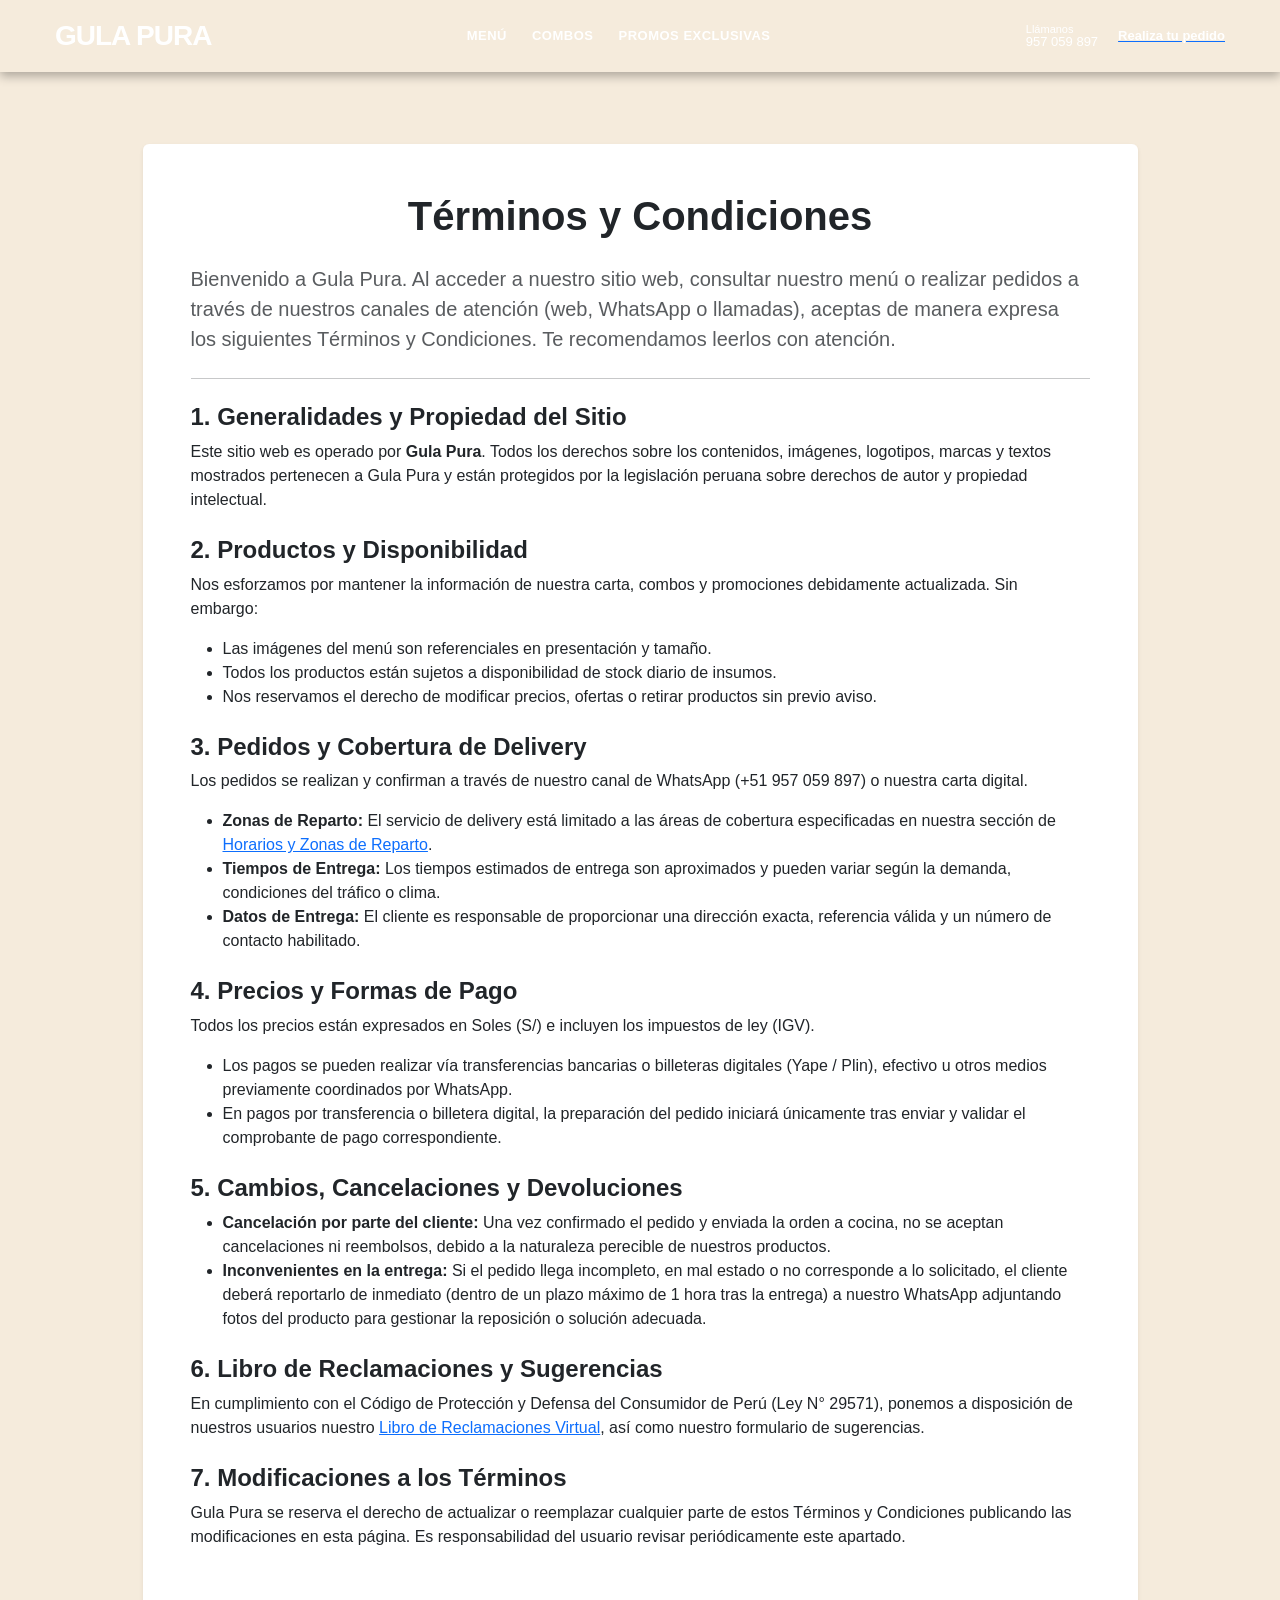
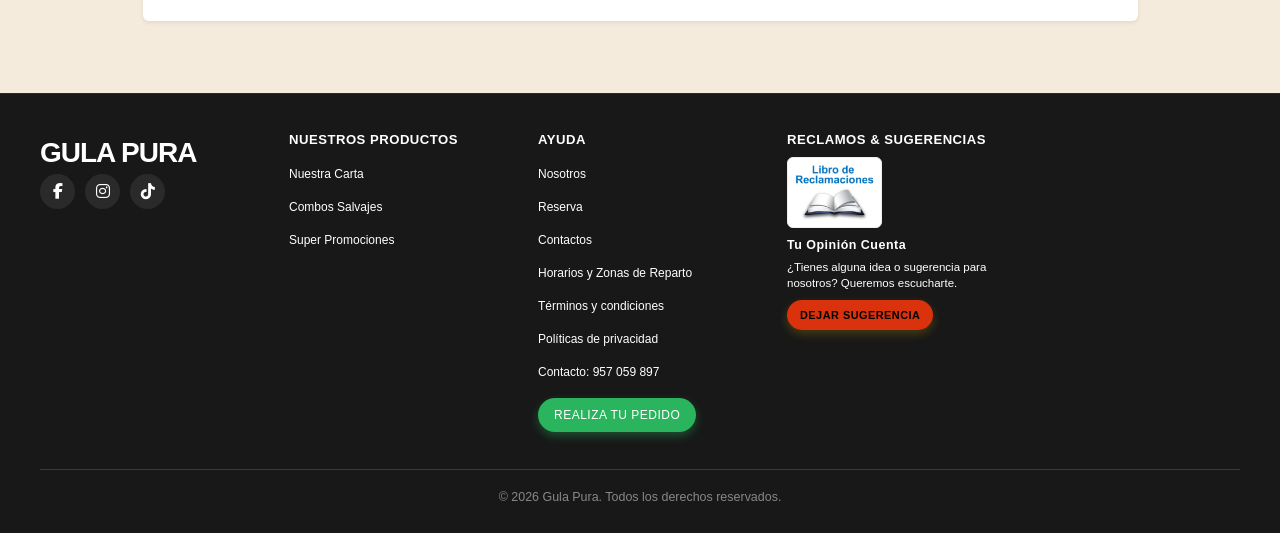
<file: Condiciones.html>
<!DOCTYPE html>
<html lang="es">

<head>
  <meta charset="UTF-8">
  <meta name="viewport" content="width=device-width, initial-scale=1.0">
  <title>Gula Pura</title>
  <link rel="icon" href="img/logo-icon/icon_gula_pura.png">
  <link href="https://cdn.jsdelivr.net/npm/bootstrap@5.3.8/dist/css/bootstrap.min.css" rel="stylesheet"
    integrity="sha384-sRIl4kxILFvY47J16cr9ZwB07vP4J8+LH7qKQnuqkuIAvNWLzeN8tE5YBujZqJLB" crossorigin="anonymous" />
  <!-- Se realizo una vinculación con style.css (CSS) -->
  <link rel="stylesheet" href="style.css">
  <!-- Se establecio comunicacón con app.js (Java Script) -->
  <script src="app.js" defer></script>
  <link rel="stylesheet" href="https://cdnjs.cloudflare.com/ajax/libs/font-awesome/6.5.1/css/all.min.css">
</head>

<body>
  <header class="navbar">
    <div class="navbar-container">
      <!-- Logo GULA PURA -->
      <a href="index.html" class="logo">
        <span class="gulapura-text">GULA PURA</span>
      </a>
      <!-- Menú de navegación principal -->
      <nav class="nav-links">
        <a href="index.html#MENU" class="nav-item">MENÚ</a>
        <a href="index.html#COMBOS" class="nav-item">COMBOS</a>
        <a href="index.html#PROMOS" class="nav-item">PROMOS EXCLUSIVAS</a>
      </nav>
      <!-- Sección de contacto y compra -->
      <div class="navbar-actions">
        <div class="phone-info">
          <div class="phone-text">
            <span class="label">Llámanos</span>
            <span class="number">957 059 897</span>
          </div>
        </div>
        <div class="user-info">
          <div class="user-text">
            <a href="Carta.html" class="link-pedido">
              <strong>Realiza tu pedido</strong>
            </a>
          </div>
        </div>
      </div>
  </header>
  <!-- CONTENIDO PRINCIPAL: TÉRMINOS Y CONDICIONES -->
  <main class="container my-5 py-4">
    <div class="row justify-content-center">
      <div class="col-lg-10 col-md-12 bg-white p-4 p-md-5 rounded shadow-sm">

        <h1 class="mb-4 text-center fw-bold">Términos y Condiciones</h1>

        <p class="lead text-muted">
          Bienvenido a <strong>Gula Pura</strong>. Al acceder a nuestro sitio web, consultar nuestro menú o realizar
          pedidos a través de nuestros canales de atención (web, WhatsApp o llamadas), aceptas de manera expresa los
          siguientes Términos y Condiciones. Te recomendamos leerlos con atención.
        </p>

        <hr class="my-4">

        <section class="mb-4">
          <h3 class="h4 fw-bold">1. Generalidades y Propiedad del Sitio</h3>
          <p>
            Este sitio web es operado por <strong>Gula Pura</strong>. Todos los derechos sobre los contenidos, imágenes,
            logotipos, marcas y textos mostrados pertenecen a Gula Pura y están protegidos por la legislación peruana
            sobre derechos de autor y propiedad intelectual.
          </p>
        </section>

        <section class="mb-4">
          <h3 class="h4 fw-bold">2. Productos y Disponibilidad</h3>
          <p>
            Nos esforzamos por mantener la información de nuestra carta, combos y promociones debidamente actualizada.
            Sin embargo:
          </p>
          <ul>
            <li>Las imágenes del menú son referenciales en presentación y tamaño.</li>
            <li>Todos los productos están sujetos a disponibilidad de stock diario de insumos.</li>
            <li>Nos reservamos el derecho de modificar precios, ofertas o retirar productos sin previo aviso.</li>
          </ul>
        </section>

        <section class="mb-4">
          <h3 class="h4 fw-bold">3. Pedidos y Cobertura de Delivery</h3>
          <p>
            Los pedidos se realizan y confirman a través de nuestro canal de WhatsApp (+51 957 059 897) o nuestra carta
            digital.
          </p>
          <ul>
            <li><strong>Zonas de Reparto:</strong> El servicio de delivery está limitado a las áreas de cobertura
              especificadas en nuestra sección de <a href="horario.html">Horarios y Zonas de Reparto</a>.</li>
            <li><strong>Tiempos de Entrega:</strong> Los tiempos estimados de entrega son aproximados y pueden variar
              según la demanda, condiciones del tráfico o clima.</li>
            <li><strong>Datos de Entrega:</strong> El cliente es responsable de proporcionar una dirección exacta,
              referencia válida y un número de contacto habilitado.</li>
          </ul>
        </section>

        <section class="mb-4">
          <h3 class="h4 fw-bold">4. Precios y Formas de Pago</h3>
          <p>
            Todos los precios están expresados en Soles (S/) e incluyen los impuestos de ley (IGV).
          </p>
          <ul>
            <li>Los pagos se pueden realizar vía transferencias bancarias o billeteras digitales (Yape / Plin), efectivo
              u otros medios previamente coordinados por WhatsApp.</li>
            <li>En pagos por transferencia o billetera digital, la preparación del pedido iniciará únicamente tras
              enviar y validar el comprobante de pago correspondiente.</li>
          </ul>
        </section>

        <section class="mb-4">
          <h3 class="h4 fw-bold">5. Cambios, Cancelaciones y Devoluciones</h3>
          <ul>
            <li><strong>Cancelación por parte del cliente:</strong> Una vez confirmado el pedido y enviada la orden a
              cocina, no se aceptan cancelaciones ni reembolsos, debido a la naturaleza perecible de nuestros productos.
            </li>
            <li><strong>Inconvenientes en la entrega:</strong> Si el pedido llega incompleto, en mal estado o no
              corresponde a lo solicitado, el cliente deberá reportarlo de inmediato (dentro de un plazo máximo de 1
              hora tras la entrega) a nuestro WhatsApp adjuntando fotos del producto para gestionar la reposición o
              solución adecuada.</li>
          </ul>
        </section>

        <section class="mb-4">
          <h3 class="h4 fw-bold">6. Libro de Reclamaciones y Sugerencias</h3>
          <p>
            En cumplimiento con el Código de Protección y Defensa del Consumidor de Perú (Ley N° 29571), ponemos a
            disposición de nuestros usuarios nuestro <a href="libro-de-reclamaciones.html">Libro de Reclamaciones
              Virtual</a>, así como nuestro formulario de sugerencias.
          </p>
        </section>

        <section class="mb-4">
          <h3 class="h4 fw-bold">7. Modificaciones a los Términos</h3>
          <p>
            Gula Pura se reserva el derecho de actualizar o reemplazar cualquier parte de estos Términos y Condiciones
            publicando las modificaciones en esta página. Es responsabilidad del usuario revisar periódicamente este
            apartado.
          </p>
        </section>
      </div>
    </div>
  </main>
  <footer class="site-footer">
    <div class="footer-container">
      <!-- Columna 1: Logo y Redes -->
      <div class="footer-column brand-column">
        <a href="index.html" class="logo">
          <span class="gulapura-text">GULA PURA</span>
        </a>

        <div class="social-icons">
          <a href="https://facebook.com/tu-pagina" target="_blank" aria-label="Facebook">
            <i class="fa-brands fa-facebook-f"></i>
          </a>
          <a href="https://instagram.com/tu-usuario" target="_blank" aria-label="Instagram">
            <i class="fa-brands fa-instagram"></i>
          </a>
          <a href="https://tiktok.com/@tu-usuario" target="_blank" aria-label="TikTok">
            <i class="fa-brands fa-tiktok"></i>
          </a>
        </div>

      </div>
      <!-- Columna 2: Nuestros Productos -->
      <div class="footer-column">
        <h3>Nuestros Productos</h3>
        <ul>
          <li><a href="index.html#MENU">Nuestra Carta </a></li>
          <li><a href="index.html#COMBOS">Combos Salvajes</a></li>
          <li><a href="index.html#PROMOS">Super Promociones</a></li>
        </ul>
      </div>
      <!-- Columna 3: Ayuda -->
      <div class="footer-column">
        <h3>Ayuda</h3>
        <ul>
          <!-- Funciones específicas para abrir cada modal -->
          <li><a href="Nosotros.html">Nosotros</a></li>
          <li><a href="Reserva.html">Reserva</a></li>
          <li><a href="Contactos.html">Contactos</a></li>
          <li><a href="horario.html">Horarios y Zonas de Reparto</a></li>
          <li><a href="Condiciones.html">Términos y condiciones</a></li>
          <li><a href="Privacidad.html">Políticas de privacidad</a></li>
          <li class="item-contacto">
            <a href="https://wa.me/51957059897?text=Hola,%20tengo%20una%20consulta" target="_blank"
              rel="noopener noreferrer">
              Contacto: 957 059 897
            </a>
          </li>

          <li class="feedback-container">
            <a href="https://wa.me/51957059897?text=Hola,%20quisiera%20realizar%20un%20pedido" class="btn-pedido"
              target="_blank" rel="noopener noreferrer">
              Realiza tu pedido
            </a>
          </li>
        </ul>
        <div>
        </div>
      </div>
      <!-- Columna 4: Contacto & Atención al Cliente (Libro y Sugerencias) -->
      <div class="footer-column legal-column">
        <h3>RECLAMOS & SUGERENCIAS</h3>

        <!-- 1. Libro de Reclamaciones vinculada a libro-de-reclamaciones.html -->
        <a href="libro-de-reclamaciones.html">
          <img src="img/footer/Libro_reclamos.png" alt="Libro de Reclamaciones" class="libro-img">
        </a>

        <!-- 2. Sugerencias conectado a un Formulario de google -->
        <div class="feedback-container">
          <h3>Tu Opinión Cuenta</h3>
          <p class="feedback-text">¿Tienes alguna idea o sugerencia para nosotros? Queremos escucharte.</p>
          <a href="https://docs.google.com/forms/d/e/1FAIpQLScGWHN5Qboh4pLPVPXL78QI0LmWeiwGPB_7sudZl1JCkc1D7g/viewform?usp=header"
            class="btn-sugerencias" target="_blank" rel="noopener noreferrer">
            Dejar sugerencia
          </a>
        </div>
      </div>
      <!-- En el pie del footer se colocaron los Derechos Reservados -->
      <div class="footer-bottom" id="footer-bottom">
        <span>&copy; 2026 Gula Pura. Todos los derechos reservados.</span>
      </div>
  </footer>

</html>
</file>
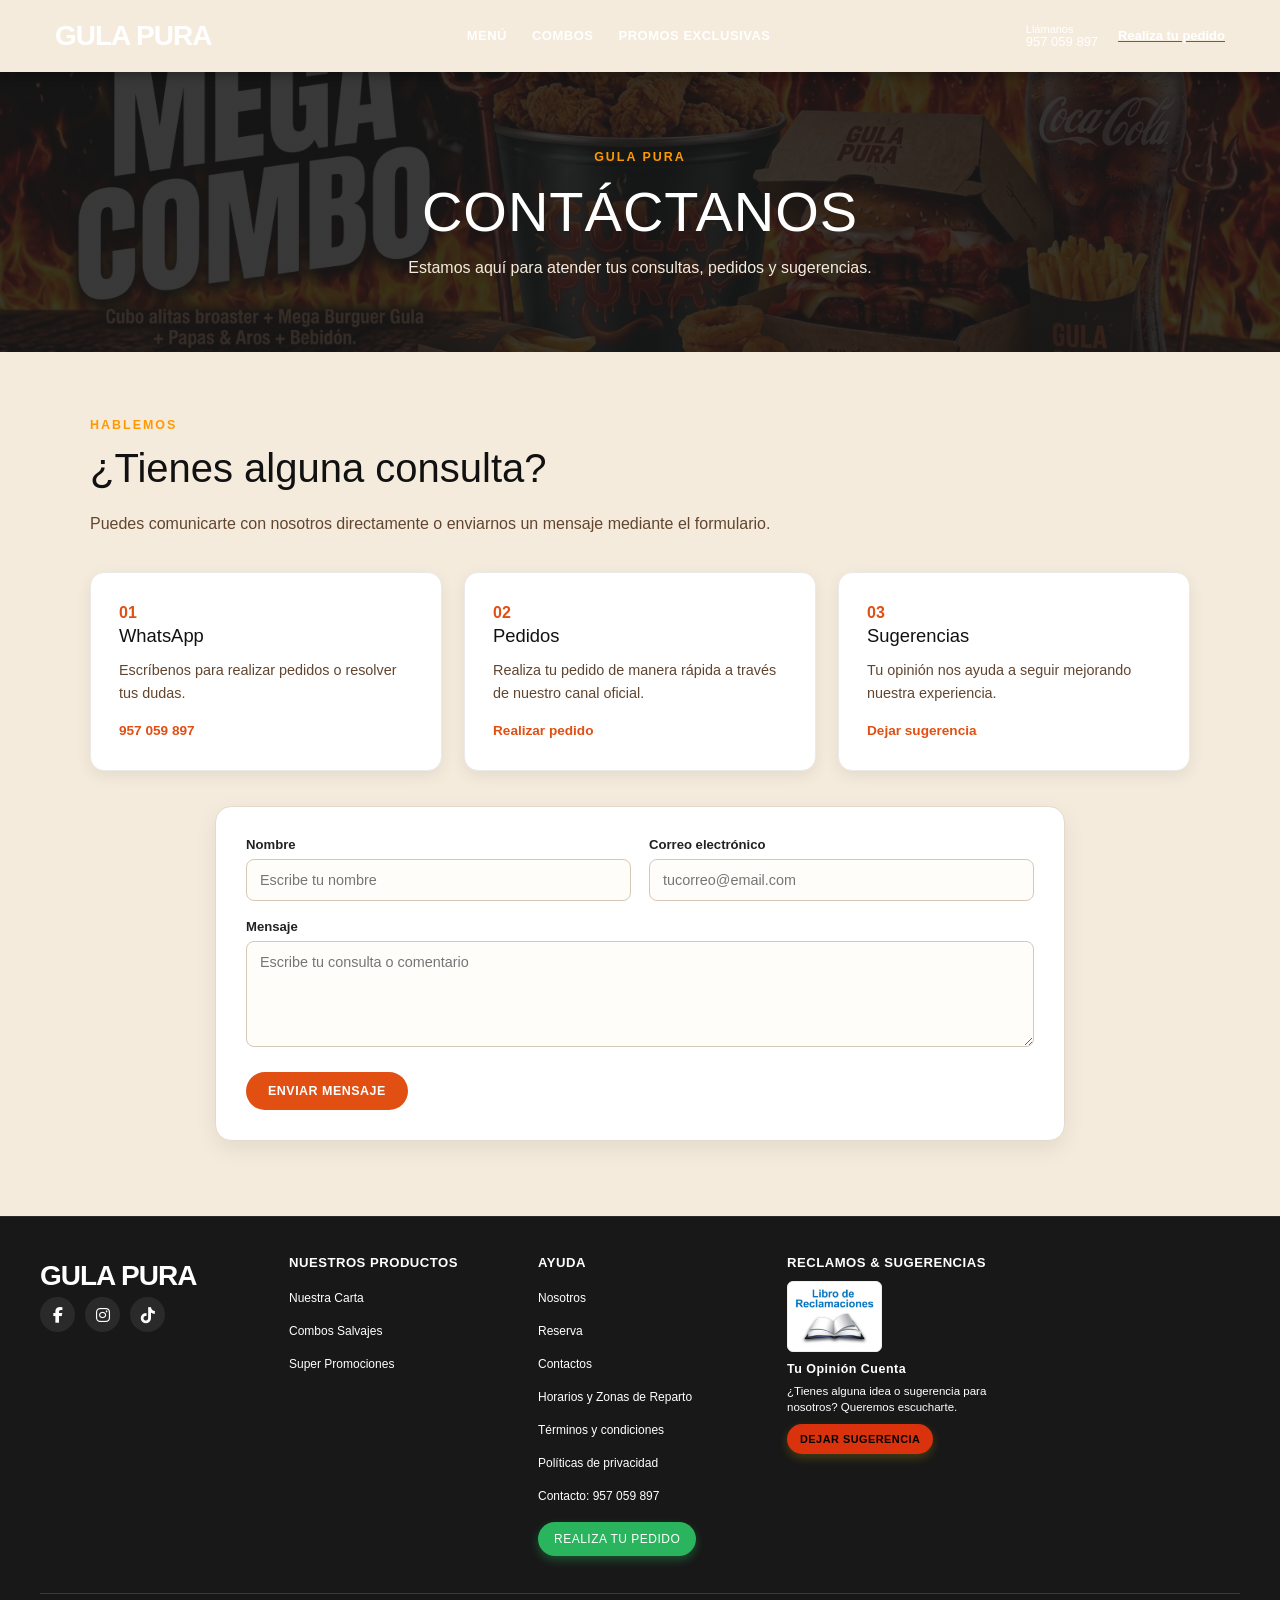
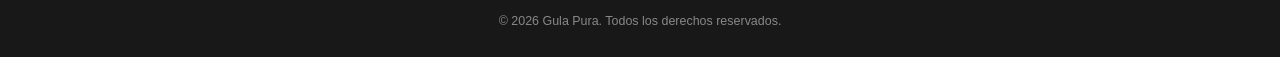
<file: Contactos.html>
<!DOCTYPE html>
<html lang="es">

<head>
  <meta charset="UTF-8">
  <meta name="viewport" content="width=device-width, initial-scale=1.0">
  <title>Contactos | Gula Pura</title>
  <link rel="icon" href="img/logo-icon/icon_gula_pura.png">
  <link href="https://cdn.jsdelivr.net/npm/bootstrap@5.3.8/dist/css/bootstrap.min.css" rel="stylesheet"
    integrity="sha384-sRIl4kxILFvY47J16cr9ZwB07vP4J8+LH7qKQnuqkuIAvNWLzeN8tE5YBujZqJLB" crossorigin="anonymous">
  <link rel="stylesheet" href="style.css">
  <link rel="stylesheet" href="https://cdnjs.cloudflare.com/ajax/libs/font-awesome/6.5.1/css/all.min.css">
  <script src="app.js" defer></script>
</head>

<body class="pagina-interna pagina-contactos">
  <header class="navbar">
    <div class="navbar-container">
      <!-- Logo GULA PURA -->
      <a href="index.html" class="logo">
        <span class="gulapura-text">GULA PURA</span>
      </a>
      <!-- Menú de navegación principal -->
      <nav class="nav-links">
        <a href="index.html#MENU" class="nav-item">MENÚ</a>
        <a href="index.html#COMBOS" class="nav-item">COMBOS</a>
        <a href="index.html#PROMOS" class="nav-item">PROMOS EXCLUSIVAS</a>
      </nav>
      <!-- Sección de contacto y compra -->
      <div class="navbar-actions">
        <div class="phone-info">
          <div class="phone-text">
            <span class="label">Llámanos</span>
            <span class="number">957 059 897</span>
          </div>
        </div>
        <div class="user-info">
          <div class="user-text">
            <a href="Carta.html" class="link-pedido">
              <strong>Realiza tu pedido</strong>
            </a>
          </div>
        </div>
      </div>
    </div>
  </header>
  <main>
    <section class="pagina-hero">
      <div class="pagina-hero-contenido">
        <span class="pagina-etiqueta">GULA PURA</span>
        <h1>CONTÁCTANOS</h1>
        <p>Estamos aquí para atender tus consultas, pedidos y sugerencias.</p>
      </div>
    </section>

    <section class="pagina-seccion">
      <div class="pagina-contenedor">
        <div class="contacto-intro">
          <span class="pagina-mini-titulo">HABLEMOS</span>
          <h2>¿Tienes alguna consulta?</h2>
          <p>Puedes comunicarte con nosotros directamente o enviarnos un mensaje mediante el formulario.</p>
        </div>

        <div class="contacto-grid">
          <article class="contacto-card">
            <span class="contacto-card-numero">01</span>
            <h3>WhatsApp</h3>
            <p>Escríbenos para realizar pedidos o resolver tus dudas.</p>
            <a href="https://wa.me/51957059897?text=Hola,%20tengo%20una%20consulta" target="_blank"
              rel="noopener noreferrer">957 059 897</a>
          </article>
          <article class="contacto-card">
            <span class="contacto-card-numero">02</span>
            <h3>Pedidos</h3>
            <p>Realiza tu pedido de manera rápida a través de nuestro canal oficial.</p>
            <a href="https://wa.me/51957059897?text=Hola,%20quisiera%20realizar%20un%20pedido" target="_blank"
              rel="noopener noreferrer">Realizar pedido</a>
          </article>
          <article class="contacto-card">
            <span class="contacto-card-numero">03</span>
            <h3>Sugerencias</h3>
            <p>Tu opinión nos ayuda a seguir mejorando nuestra experiencia.</p>
            <a href="https://docs.google.com/forms/d/e/1FAIpQLScGWHN5Qboh4pLPVPXL78QI0LmWeiwGPB_7sudZl1JCkc1D7g/viewform?usp=header"
              target="_blank" rel="noopener noreferrer">Dejar sugerencia</a>
          </article>
        </div>

        <form class="formulario-gula contacto-formulario" action="#" method="post"
          onsubmit="event.preventDefault(); alert('Gracias por contactarnos. Tu mensaje ha sido registrado.');">
          <div class="form-row-gula">
            <div class="campo-gula">
              <label for="contacto-nombre">Nombre</label>
              <input id="contacto-nombre" name="nombre" type="text" placeholder="Escribe tu nombre" required>
            </div>
            <div class="campo-gula">
              <label for="contacto-email">Correo electrónico</label>
              <input id="contacto-email" name="email" type="email" placeholder="tucorreo@email.com" required>
            </div>
          </div>
          <div class="campo-gula">
            <label for="contacto-mensaje">Mensaje</label>
            <textarea id="contacto-mensaje" name="mensaje" rows="5" placeholder="Escribe tu consulta o comentario"
              required></textarea>
          </div>
          <button class="btn-gula-principal" type="submit">ENVIAR MENSAJE</button>
        </form>
      </div>
    </section>
  </main>
  <footer class="site-footer">
    <div class="footer-container">
      <!-- Columna 1: Logo y Redes -->
      <div class="footer-column brand-column">
        <a href="index.html" class="logo">
          <span class="gulapura-text">GULA PURA</span>
        </a>

        <div class="social-icons">
          <a href="https://facebook.com/tu-pagina" target="_blank" aria-label="Facebook">
            <i class="fa-brands fa-facebook-f"></i>
          </a>
          <a href="https://instagram.com/tu-usuario" target="_blank" aria-label="Instagram">
            <i class="fa-brands fa-instagram"></i>
          </a>
          <a href="https://tiktok.com/@tu-usuario" target="_blank" aria-label="TikTok">
            <i class="fa-brands fa-tiktok"></i>
          </a>
        </div>

      </div>
      <!-- Columna 2: Nuestros Productos -->
      <div class="footer-column">
        <h3>Nuestros Productos</h3>
        <ul>
        <li><a href="index.html#MENU">Nuestra Carta </a></li>
        <li><a href="index.html#COMBOS">Combos Salvajes</a></li>
        <li><a href="index.html#PROMOS">Super Promociones</a></li>
        </ul>
      </div>
      <!-- Columna 3: Ayuda -->
      <div class="footer-column">
        <h3>Ayuda</h3>
        <ul>
          <!-- Funciones específicas para abrir cada modal -->
          <li><a href="Nosotros.html">Nosotros</a></li>
          <li><a href="Reserva.html">Reserva</a></li>
          <li><a href="Contactos.html">Contactos</a></li>
          <li><a href="horario.html">Horarios y Zonas de Reparto</a></li>
          <li><a href="Condiciones.html">Términos y condiciones</a></li>
          <li><a href="Privacidad.html">Políticas de privacidad</a></li>
          <li class="item-contacto">
            <a href="https://wa.me/51957059897?text=Hola,%20tengo%20una%20consulta" target="_blank"
              rel="noopener noreferrer">
              Contacto: 957 059 897
            </a>
          </li>

          <li class="feedback-container">
            <a href="https://wa.me/51957059897?text=Hola,%20quisiera%20realizar%20un%20pedido" class="btn-pedido"
              target="_blank" rel="noopener noreferrer">
              Realiza tu pedido
            </a>
          </li>
        </ul>
        <div>
        </div>
      </div>
      <!-- Columna 4: Contacto & Atención al Cliente (Libro y Sugerencias) -->
      <div class="footer-column legal-column">
        <h3>RECLAMOS & SUGERENCIAS</h3>

        <!-- 1. Libro de Reclamaciones vinculada a libro-de-reclamaciones.html -->
        <a href="libro-de-reclamaciones.html">
          <img src="img/footer/Libro_reclamos.png" alt="Libro de Reclamaciones" class="libro-img">
        </a>

        <!-- 2. Sugerencias conectado a un Formulario de google -->
        <div class="feedback-container">
          <h3>Tu Opinión Cuenta</h3>
          <p class="feedback-text">¿Tienes alguna idea o sugerencia para nosotros? Queremos escucharte.</p>
          <a href="https://docs.google.com/forms/d/e/1FAIpQLScGWHN5Qboh4pLPVPXL78QI0LmWeiwGPB_7sudZl1JCkc1D7g/viewform?usp=header"
            class="btn-sugerencias" target="_blank" rel="noopener noreferrer">
            Dejar sugerencia
          </a>
        </div>
      </div>
      <!-- En el pie del footer se colocaron los Derechos Reservados -->
      <div class="footer-bottom" id="footer-bottom">
        <span>&copy; 2026 Gula Pura. Todos los derechos reservados.</span>
      </div>
  </footer>
  <script src="js/bootstrap.bundle.min.js"></script>
</body>

</html>
</file>
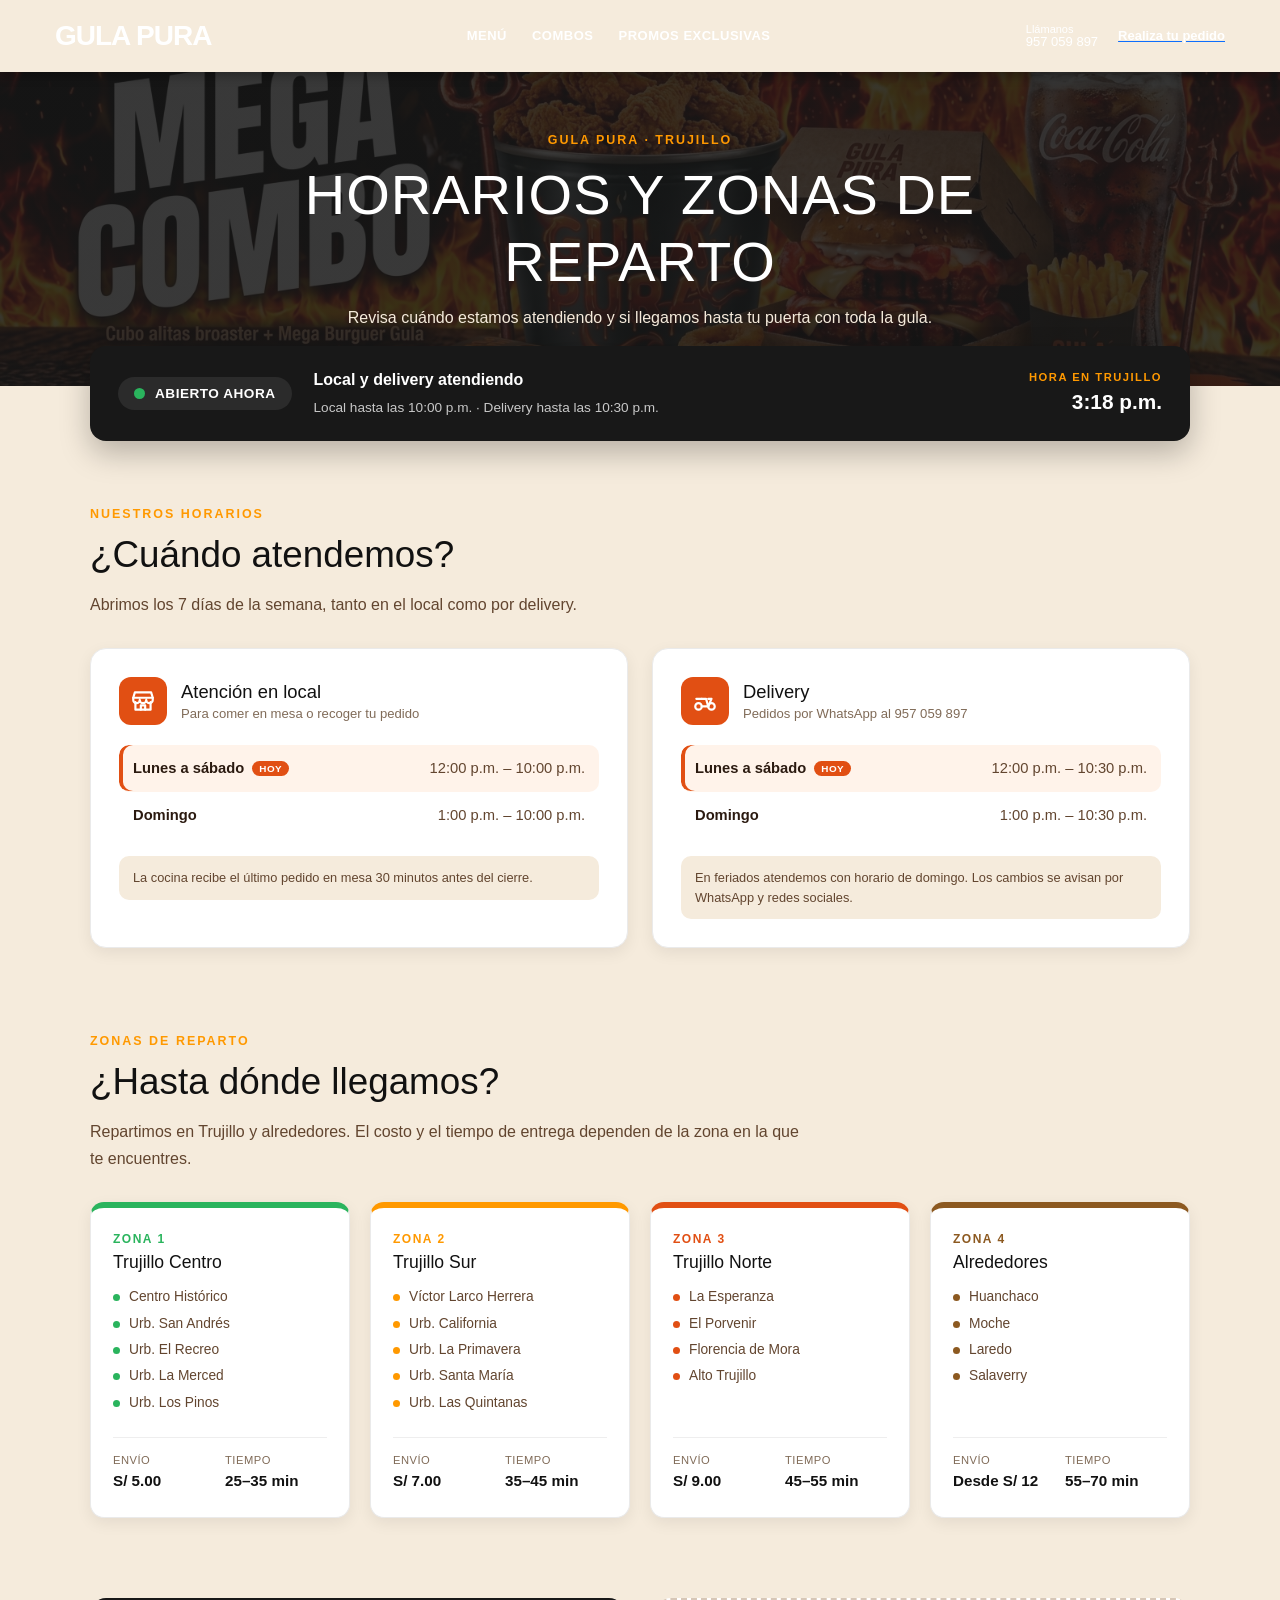
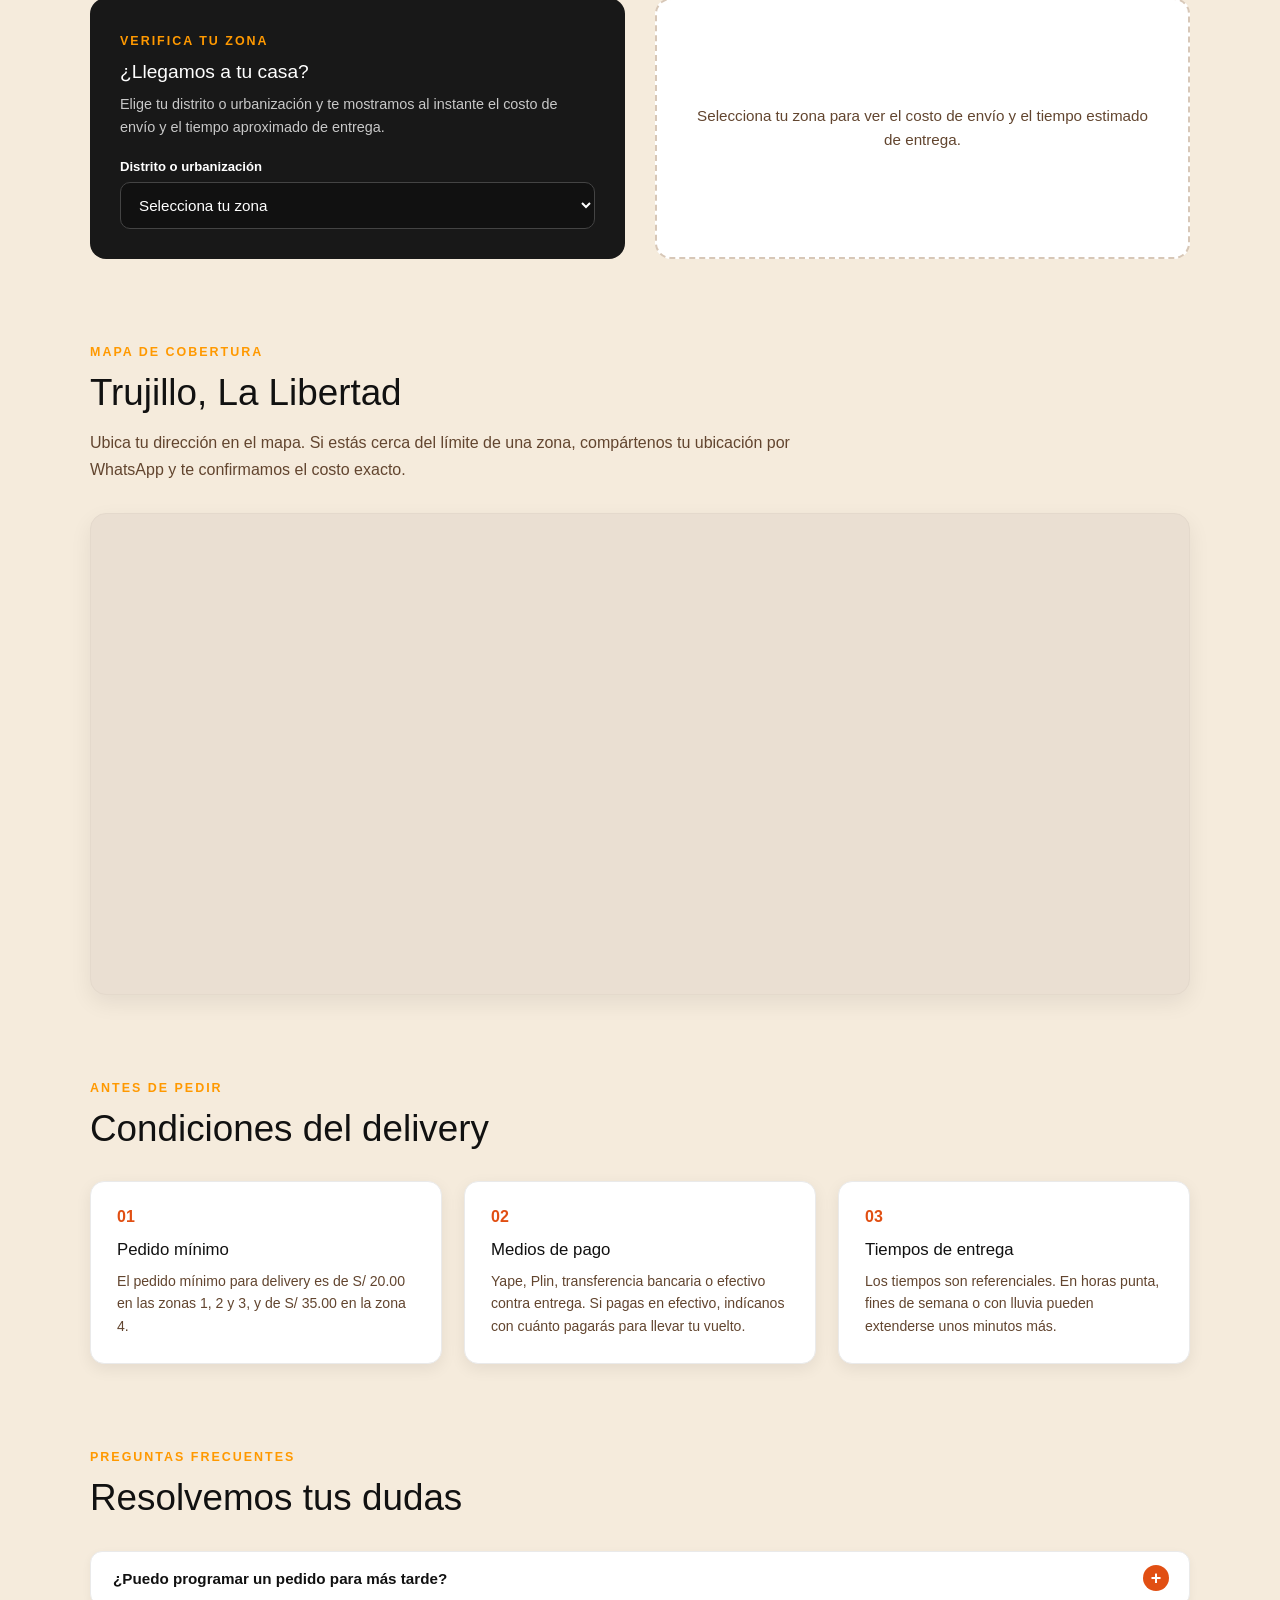
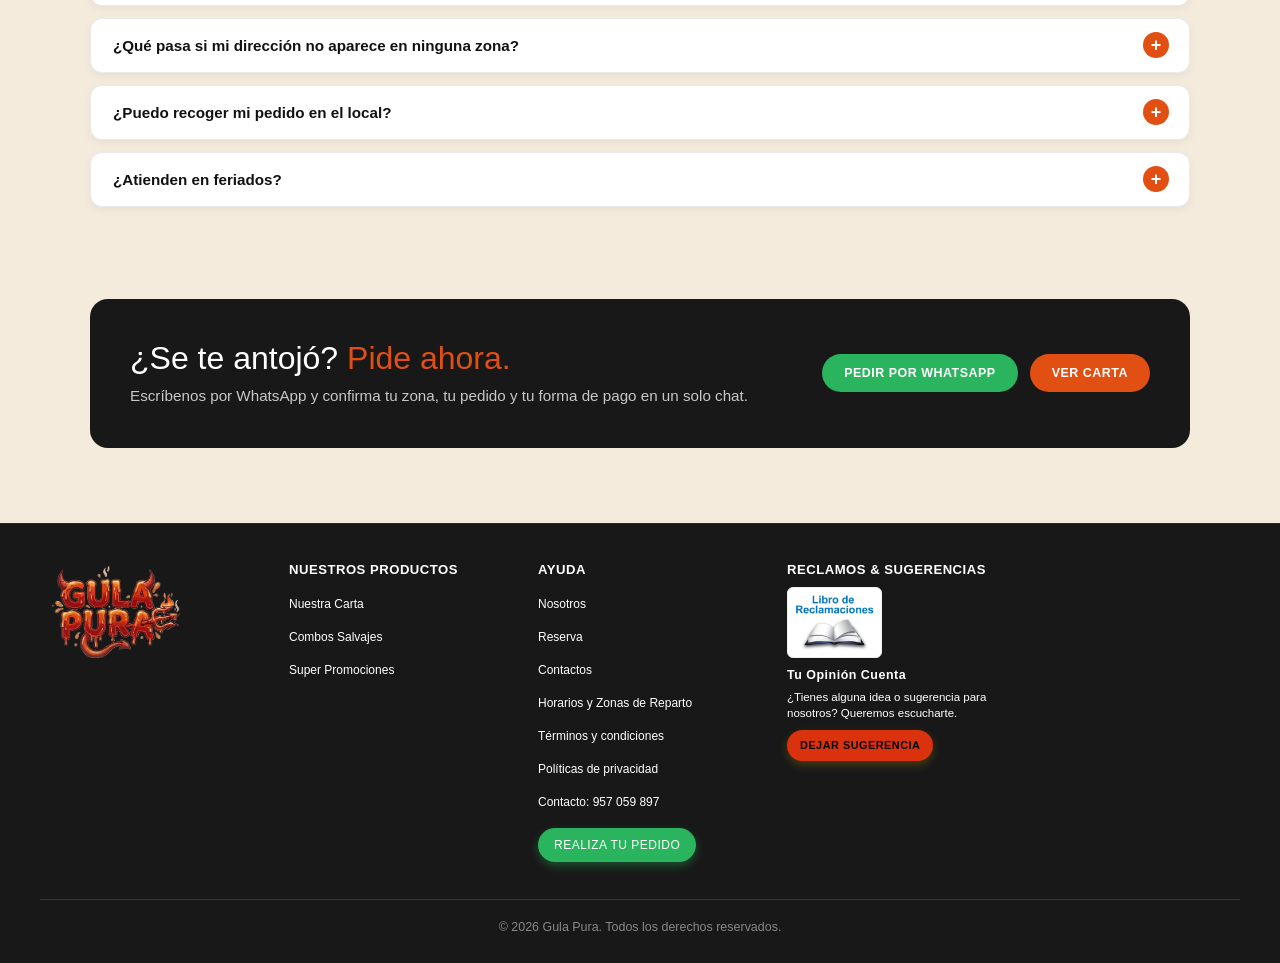
<file: horario.html>
<!DOCTYPE html>
<html lang="es">

<head>
  <meta charset="UTF-8">
  <meta name="viewport" content="width=device-width, initial-scale=1.0">
  <title>Horarios y Zonas de Reparto | Gula Pura</title>
  <meta name="description"
    content="Horarios de atención del local y del delivery de Gula Pura, zonas de reparto en Trujillo, tiempos de entrega y costos de envío.">
  <link rel="icon" href="img/logo-icon/icon_gula_pura.png">
  <link href="https://cdn.jsdelivr.net/npm/bootstrap@5.3.8/dist/css/bootstrap.min.css" rel="stylesheet"
    integrity="sha384-sRIl4kxILFvY47J16cr9ZwB07vP4J8+LH7qKQnuqkuIAvNWLzeN8tE5YBujZqJLB" crossorigin="anonymous">
  <link rel="stylesheet" href="style.css">
  <script src="app.js" defer></script>

  <!-- Estilos exclusivos de esta página (prefijo hz- para no chocar con style.css ni con Bootstrap) -->
  <style>
    .pagina-horarios .hz-seccion {
      padding: 60px 20px 20px;
    }

    .pagina-horarios .hz-seccion:last-of-type {
      padding-bottom: 75px;
    }

    .hz-contenedor {
      width: 100%;
      max-width: 1100px;
      margin: 0 auto;
    }

    .hz-encabezado {
      max-width: 720px;
      margin-bottom: 30px;
    }

    .hz-encabezado h2 {
      color: #111;
      font-size: clamp(1.6rem, 4vw, 2.3rem);
      margin: 8px 0 14px;
    }

    .hz-encabezado p {
      color: #62452f;
      font: 400 1rem/1.7 Arial, sans-serif;
      margin: 0;
    }

    /* ---------- Barra de estado (abierto / cerrado) ---------- */
    .hz-estado {
      width: calc(100% - 40px);
      max-width: 1100px;
      margin: -40px auto 0;
      position: relative;
      z-index: 2;
      background: #181818;
      color: #fff;
      border-radius: 16px;
      padding: 22px 28px;
      display: grid;
      grid-template-columns: auto 1fr auto;
      align-items: center;
      gap: 22px;
      box-shadow: 0 12px 30px rgba(0, 0, 0, .25);
    }

    .hz-estado-indicador {
      display: inline-flex;
      align-items: center;
      gap: 10px;
      padding: 9px 16px;
      border-radius: 50px;
      background: #2b2b2b;
      font: 800 .85rem Arial, sans-serif;
      letter-spacing: .5px;
      white-space: nowrap;
    }

    .hz-punto {
      width: 11px;
      height: 11px;
      border-radius: 50%;
      background: #9a9a9a;
      flex-shrink: 0;
    }

    .hz-estado-indicador.hz-abierto .hz-punto {
      background: #2ab45d;
      box-shadow: 0 0 0 0 rgba(42, 180, 93, .7);
      animation: hz-pulso 1.8s infinite;
    }

    .hz-estado-indicador.hz-cerrado .hz-punto {
      background: #ff3333;
    }

    @keyframes hz-pulso {
      0% {
        box-shadow: 0 0 0 0 rgba(42, 180, 93, .7);
      }

      70% {
        box-shadow: 0 0 0 10px rgba(42, 180, 93, 0);
      }

      100% {
        box-shadow: 0 0 0 0 rgba(42, 180, 93, 0);
      }
    }

    .hz-estado-texto strong {
      display: block;
      font-size: 1rem;
      margin-bottom: 3px;
    }

    .hz-estado-texto span {
      color: #c8c8c8;
      font: 400 .85rem/1.4 Arial, sans-serif;
    }

    .hz-estado-hora {
      text-align: right;
      font-family: Arial, sans-serif;
    }

    .hz-estado-hora small {
      display: block;
      color: #ff9900;
      font-size: .7rem;
      font-weight: 800;
      letter-spacing: 1.5px;
    }

    .hz-estado-hora b {
      font-size: 1.3rem;
      white-space: nowrap;
    }

    /* ---------- Tarjetas de horario ---------- */
    .hz-horarios-grid {
      display: grid;
      grid-template-columns: repeat(2, minmax(0, 1fr));
      gap: 24px;
    }

    .hz-bloque {
      background: #fff;
      border: 1px solid #eaeaea;
      border-radius: 16px;
      padding: 28px;
      box-shadow: 0 5px 16px rgba(0, 0, 0, .07);
    }

    .hz-bloque-titulo {
      display: flex;
      align-items: center;
      gap: 14px;
      margin-bottom: 20px;
    }

    .hz-icono {
      width: 48px;
      height: 48px;
      border-radius: 12px;
      background: #e14f13;
      color: #fff;
      display: flex;
      align-items: center;
      justify-content: center;
      flex-shrink: 0;
    }

    .hz-icono svg {
      width: 26px;
      height: 26px;
    }

    .hz-bloque-titulo h3 {
      color: #111;
      font-size: 1.15rem;
      margin: 0 0 3px;
    }

    .hz-bloque-titulo p {
      color: #806b58;
      font: 400 .82rem Arial, sans-serif;
      margin: 0;
    }

    .hz-lista-dias {
      list-style: none;
      margin: 0;
      padding: 0;
    }

    .hz-dia {
      display: flex;
      justify-content: space-between;
      align-items: center;
      gap: 12px;
      padding: 12px 14px;
      border-radius: 10px;
      font-family: Arial, sans-serif;
      font-size: .92rem;
      color: #2b1a10;
      border-bottom: 1px dashed #eadfd2;
    }

    .hz-dia:last-child {
      border-bottom: 0;
    }

    .hz-dia-nombre {
      font-weight: 700;
    }

    .hz-dia-hora {
      color: #62452f;
      text-align: right;
    }

    .hz-dia.hz-hoy {
      background: #fff3ea;
      border-bottom-color: transparent;
      box-shadow: inset 4px 0 0 #e14f13;
    }

    .hz-dia.hz-hoy .hz-dia-nombre::after {
      content: "HOY";
      margin-left: 8px;
      padding: 2px 7px;
      border-radius: 20px;
      background: #e14f13;
      color: #fff;
      font-size: .62rem;
      letter-spacing: .5px;
      vertical-align: middle;
    }

    .hz-nota {
      margin: 18px 0 0;
      padding: 12px 14px;
      border-radius: 10px;
      background: #f5ebdc;
      color: #62452f;
      font: 400 .8rem/1.5 Arial, sans-serif;
    }

    /* ---------- Zonas de reparto ---------- */
    .hz-zonas-grid {
      display: grid;
      grid-template-columns: repeat(4, minmax(0, 1fr));
      gap: 20px;
    }

    .hz-zona {
      background: #fff;
      border: 1px solid #eaeaea;
      border-top: 6px solid var(--hz-color);
      border-radius: 14px;
      padding: 24px 22px;
      box-shadow: 0 5px 16px rgba(0, 0, 0, .07);
      display: flex;
      flex-direction: column;
      transition: transform .2s ease, box-shadow .2s ease;
    }

    .hz-zona:hover {
      transform: translateY(-4px);
      box-shadow: 0 10px 24px rgba(0, 0, 0, .12);
    }

    .hz-zona-etiqueta {
      color: var(--hz-color);
      font: 800 .75rem Arial, sans-serif;
      letter-spacing: 1.5px;
    }

    .hz-zona h3 {
      color: #111;
      font-size: 1.1rem;
      margin: 6px 0 14px;
    }

    .hz-zona ul {
      list-style: none;
      margin: 0 0 18px;
      padding: 0;
      flex-grow: 1;
    }

    .hz-zona li {
      position: relative;
      padding-left: 16px;
      margin-bottom: 7px;
      color: #62452f;
      font: 400 .86rem/1.4 Arial, sans-serif;
    }

    .hz-zona li::before {
      content: "";
      position: absolute;
      left: 0;
      top: 7px;
      width: 7px;
      height: 7px;
      border-radius: 50%;
      background: var(--hz-color);
    }

    .hz-zona-datos {
      display: grid;
      grid-template-columns: 1fr 1fr;
      gap: 10px;
      border-top: 1px solid #eee;
      padding-top: 14px;
    }

    .hz-zona-datos div {
      font-family: Arial, sans-serif;
    }

    .hz-zona-datos small {
      display: block;
      color: #806b58;
      font-size: .7rem;
      text-transform: uppercase;
      letter-spacing: .5px;
    }

    .hz-zona-datos b {
      color: #111;
      font-size: .95rem;
    }

    .hz-zona-1 {
      --hz-color: #2ab45d;
    }

    .hz-zona-2 {
      --hz-color: #ff9900;
    }

    .hz-zona-3 {
      --hz-color: #e14f13;
    }

    .hz-zona-4 {
      --hz-color: #8C5920;
    }

    /* ---------- Verificador de cobertura ---------- */
    .hz-verificador {
      display: grid;
      grid-template-columns: 1fr 1fr;
      gap: 30px;
      align-items: stretch;
    }

    .hz-verificador-form {
      background: #181818;
      color: #fff;
      border-radius: 16px;
      padding: 30px;
    }

    .hz-verificador-form h3 {
      font-size: 1.2rem;
      margin: 8px 0 10px;
    }

    .hz-verificador-form p {
      color: #c8c8c8;
      font: 400 .9rem/1.6 Arial, sans-serif;
      margin: 0 0 20px;
    }

    .hz-verificador-form label {
      display: block;
      font: 700 .82rem Arial, sans-serif;
      margin-bottom: 8px;
    }

    .hz-verificador-form select {
      width: 100%;
      padding: 13px 14px;
      border-radius: 10px;
      border: 1px solid #444;
      background: #111;
      color: #fff;
      font: 400 .95rem Arial, sans-serif;
      outline: none;
    }

    .hz-verificador-form select:focus {
      border-color: #e14f13;
      box-shadow: 0 0 0 3px rgba(225, 79, 19, .3);
    }

    .hz-resultado {
      background: #fff;
      border: 2px dashed #d7c7b7;
      border-radius: 16px;
      padding: 30px;
      display: flex;
      flex-direction: column;
      justify-content: center;
      font-family: Arial, sans-serif;
      color: #62452f;
      min-height: 230px;
    }

    .hz-resultado.hz-activo {
      border: 2px solid var(--hz-color, #e14f13);
      box-shadow: 0 8px 22px rgba(0, 0, 0, .07);
    }

    .hz-resultado-vacio {
      text-align: center;
      font-size: .95rem;
      line-height: 1.6;
      margin: 0;
    }

    .hz-resultado h3 {
      font-family: 'Arial Black', Impact, sans-serif;
      color: #111;
      font-size: 1.25rem;
      margin: 6px 0 16px;
    }

    .hz-resultado-filas {
      display: grid;
      grid-template-columns: repeat(3, minmax(0, 1fr));
      gap: 12px;
      margin-bottom: 20px;
    }

    .hz-resultado-filas div {
      background: #f5ebdc;
      border-radius: 10px;
      padding: 12px;
    }

    .hz-resultado-filas small {
      display: block;
      font-size: .7rem;
      text-transform: uppercase;
      color: #806b58;
      margin-bottom: 4px;
    }

    .hz-resultado-filas b {
      color: #111;
      font-size: .95rem;
    }

    .hz-btn-whatsapp {
      display: inline-flex;
      align-items: center;
      justify-content: center;
      gap: 8px;
      align-self: flex-start;
      background: #2ab45d;
      color: #fff !important;
      padding: 12px 22px;
      border-radius: 50px;
      font: 800 .78rem Arial, sans-serif;
      letter-spacing: .5px;
      text-decoration: none;
      transition: background-color .2s ease, transform .2s ease;
    }

    .hz-btn-whatsapp:hover {
      background: #1a572f;
      transform: translateY(-1px);
    }

    /* ---------- Mapa ---------- */
    .hz-mapa {
      position: relative;
      border-radius: 16px;
      overflow: hidden;
      border: 1px solid #e4d9cc;
      box-shadow: 0 8px 22px rgba(0, 0, 0, .07);
      background: #eadfd2;
      aspect-ratio: 16 / 7;
    }

    .hz-mapa iframe {
      position: absolute;
      inset: 0;
      width: 100%;
      height: 100%;
      border: 0;
    }

    /* ---------- Condiciones del delivery ---------- */
    .hz-condiciones {
      display: grid;
      grid-template-columns: repeat(3, minmax(0, 1fr));
      gap: 22px;
    }

    .hz-condicion {
      background: #fff;
      border: 1px solid #eaeaea;
      border-radius: 14px;
      padding: 26px;
      box-shadow: 0 5px 16px rgba(0, 0, 0, .07);
    }

    .hz-condicion-num {
      color: #e14f13;
      font: 800 1rem Arial, sans-serif;
      margin-bottom: 14px;
    }

    .hz-condicion h3 {
      color: #111;
      font-size: 1.05rem;
      margin: 0 0 10px;
    }

    .hz-condicion p {
      color: #62452f;
      font: 400 .88rem/1.6 Arial, sans-serif;
      margin: 0;
    }

    /* ---------- Preguntas frecuentes ---------- */
    .hz-faq details {
      background: #fff;
      border: 1px solid #eaeaea;
      border-radius: 12px;
      margin-bottom: 12px;
      box-shadow: 0 3px 10px rgba(0, 0, 0, .05);
      overflow: hidden;
    }

    .hz-faq summary {
      list-style: none;
      cursor: pointer;
      padding: 18px 54px 18px 22px;
      position: relative;
      color: #111;
      font: 700 .95rem Arial, sans-serif;
    }

    .hz-faq summary::-webkit-details-marker {
      display: none;
    }

    .hz-faq summary::after {
      content: "+";
      position: absolute;
      right: 20px;
      top: 50%;
      transform: translateY(-50%);
      width: 26px;
      height: 26px;
      border-radius: 50%;
      background: #e14f13;
      color: #fff;
      font: 700 18px/26px Arial, sans-serif;
      text-align: center;
    }

    .hz-faq details[open] summary::after {
      content: "\2212";
    }

    .hz-faq details p {
      margin: 0;
      padding: 0 22px 20px;
      color: #62452f;
      font: 400 .9rem/1.6 Arial, sans-serif;
    }

    /* ---------- Llamado a la acción ---------- */
    .hz-cta {
      background: #181818;
      border-radius: 18px;
      padding: 40px;
      display: flex;
      align-items: center;
      justify-content: space-between;
      gap: 25px;
      color: #fff;
    }

    .hz-cta h2 {
      font-size: clamp(1.4rem, 3.5vw, 2rem);
      margin: 0 0 8px;
    }

    .hz-cta h2 span {
      color: #e14f13;
    }

    .hz-cta p {
      color: #c8c8c8;
      font: 400 .95rem/1.5 Arial, sans-serif;
      margin: 0;
    }

    .hz-cta-botones {
      display: flex;
      gap: 12px;
      flex-wrap: wrap;
      flex-shrink: 0;
    }

    /* ---------- Adaptación a tablet ---------- */
    @media (max-width: 1000px) {
      .hz-zonas-grid {
        grid-template-columns: repeat(2, minmax(0, 1fr));
      }
    }

    @media (max-width: 900px) {

      .hz-horarios-grid,
      .hz-verificador,
      .hz-condiciones {
        grid-template-columns: 1fr;
      }

      .hz-estado {
        grid-template-columns: 1fr;
        text-align: center;
        justify-items: center;
        gap: 14px;
        width: calc(100% - 32px);
        margin: -30px auto 0;
      }

      .hz-estado-hora {
        text-align: center;
      }

      .hz-cta {
        flex-direction: column;
        text-align: center;
      }

      .hz-cta-botones {
        justify-content: center;
      }

      .hz-mapa {
        aspect-ratio: 4 / 3;
      }
    }

    /* ---------- Adaptación a celular ---------- */
    @media (max-width: 600px) {
      .pagina-horarios .hz-seccion {
        padding: 42px 16px 10px;
      }

      .pagina-horarios .hz-seccion:last-of-type {
        padding-bottom: 55px;
      }

      .hz-zonas-grid {
        grid-template-columns: 1fr;
      }

      .hz-bloque,
      .hz-verificador-form,
      .hz-resultado {
        padding: 22px 18px;
      }

      .hz-dia {
        flex-direction: column;
        align-items: flex-start;
        gap: 4px;
        padding: 11px 12px;
        font-size: .9rem;
      }

      .hz-dia-hora {
        text-align: left;
        white-space: nowrap;
      }

      .hz-resultado-filas {
        grid-template-columns: 1fr;
      }

      .hz-btn-whatsapp {
        align-self: stretch;
      }

      .hz-cta {
        padding: 30px 20px;
      }

      .hz-cta-botones,
      .hz-cta-botones a {
        width: 100%;
      }

      .hz-mapa {
        aspect-ratio: 1 / 1;
      }
    }
  </style>
</head>

<body class="pagina-interna pagina-horarios">
  <header class="navbar">
    <div class="navbar-container">
      <a href="index.html" class="logo" aria-label="Volver al inicio">
        <span class="gulapura-text">GULA PURA</span>
      </a>

      <nav class="nav-links" aria-label="Navegación principal">
        <a href="index.html#MENU" class="nav-item">MENÚ</a>
        <a href="index.html#COMBOS" class="nav-item">COMBOS</a>
        <a href="index.html#PROMOS" class="nav-item">PROMOS EXCLUSIVAS</a>
      </nav>

      <div class="navbar-actions">
        <div class="phone-info">
          <div class="phone-text">
            <span class="label">Llámanos</span>
            <span class="number">957 059 897</span>
          </div>
        </div>
        <div class="user-info">
          <div class="user-text">
            <a href="Carta.html" class="link-pedido">
              <strong>Realiza tu pedido</strong>
            </a>
          </div>
        </div>
      </div>
    </div>
  </header>

  <main>
    <!-- Portada de la página -->
    <section class="pagina-hero">
      <div class="pagina-hero-contenido">
        <span class="pagina-etiqueta">GULA PURA · TRUJILLO</span>
        <h1>HORARIOS Y ZONAS DE REPARTO</h1>
        <p>Revisa cuándo estamos atendiendo y si llegamos hasta tu puerta con toda la gula.</p>
      </div>
    </section>

    <!-- Estado actual: se actualiza solo con la hora de Perú (Lima) -->
    <div class="hz-estado" role="status" aria-live="polite">
      <span class="hz-estado-indicador" id="hz-indicador">
        <span class="hz-punto" aria-hidden="true"></span>
        <span id="hz-indicador-texto">HORARIO DE HOY</span>
      </span>
      <div class="hz-estado-texto">
        <strong id="hz-estado-titulo">Consulta nuestros horarios</strong>
        <span id="hz-estado-detalle">Atendemos todos los días de la semana.</span>
      </div>
      <div class="hz-estado-hora">
        <small>HORA EN TRUJILLO</small>
        <b id="hz-reloj">--:--</b>
      </div>
    </div>

    <!-- 1. Horarios -->
    <section class="hz-seccion" id="horarios">
      <div class="hz-contenedor">
        <div class="hz-encabezado">
          <span class="pagina-mini-titulo">NUESTROS HORARIOS</span>
          <h2>¿Cuándo atendemos?</h2>
          <p>Abrimos los 7 días de la semana, tanto en el local como por delivery.</p>
        </div>

        <div class="hz-horarios-grid">
          <!-- Horario del local -->
          <article class="hz-bloque">
            <div class="hz-bloque-titulo">
              <div class="hz-icono" aria-hidden="true">
                <svg viewBox="0 0 24 24" fill="none" stroke="currentColor" stroke-width="2" stroke-linecap="round"
                  stroke-linejoin="round">
                  <path d="M3 9l1.5-5h15L21 9" />
                  <path d="M3 9h18v2a3 3 0 0 1-6 0 3 3 0 0 1-6 0 3 3 0 0 1-6 0z" />
                  <path d="M5 13v7h14v-7" />
                  <path d="M10 20v-4h4v4" />
                </svg>
              </div>
              <div>
                <h3>Atención en local</h3>
                <p>Para comer en mesa o recoger tu pedido</p>
              </div>
            </div>
            <ul class="hz-lista-dias" data-horario="local">
              <li class="hz-dia" data-dias="1 2 3 4 5 6" data-abre="720" data-cierra="1320"><span
                  class="hz-dia-nombre">Lunes a sábado</span><span class="hz-dia-hora">12:00 p.m. – 10:00 p.m.</span>
              </li>
              <li class="hz-dia" data-dias="0" data-abre="780" data-cierra="1320"><span
                  class="hz-dia-nombre">Domingo</span><span class="hz-dia-hora">1:00 p.m. – 10:00 p.m.</span></li>
            </ul>
            <p class="hz-nota">La cocina recibe el último pedido en mesa 30 minutos antes del cierre.</p>
          </article>

          <!-- Horario de delivery -->
          <article class="hz-bloque">
            <div class="hz-bloque-titulo">
              <div class="hz-icono" aria-hidden="true">
                <svg viewBox="0 0 24 24" fill="none" stroke="currentColor" stroke-width="2" stroke-linecap="round"
                  stroke-linejoin="round">
                  <circle cx="6" cy="17" r="3" />
                  <circle cx="18" cy="17" r="3" />
                  <path d="M9 17h6l-2-7H9" />
                  <path d="M15 17l3-7h-3" />
                  <path d="M4 10h5" />
                </svg>
              </div>
              <div>
                <h3>Delivery</h3>
                <p>Pedidos por WhatsApp al 957 059 897</p>
              </div>
            </div>
            <ul class="hz-lista-dias" data-horario="delivery">
              <li class="hz-dia" data-dias="1 2 3 4 5 6" data-abre="720" data-cierra="1350"><span
                  class="hz-dia-nombre">Lunes a sábado</span><span class="hz-dia-hora">12:00 p.m. – 10:30 p.m.</span>
              </li>
              <li class="hz-dia" data-dias="0" data-abre="780" data-cierra="1350"><span
                  class="hz-dia-nombre">Domingo</span><span class="hz-dia-hora">1:00 p.m. – 10:30 p.m.</span></li>
            </ul>
            <p class="hz-nota">En feriados atendemos con horario de domingo. Los cambios se avisan por WhatsApp y redes
              sociales.</p>
          </article>
        </div>
      </div>
    </section>

    <!-- 2. Zonas de reparto -->
    <section class="hz-seccion" id="zonas">
      <div class="hz-contenedor">
        <div class="hz-encabezado">
          <span class="pagina-mini-titulo">ZONAS DE REPARTO</span>
          <h2>¿Hasta dónde llegamos?</h2>
          <p>Repartimos en Trujillo y alrededores. El costo y el tiempo de entrega dependen de la zona en la que te
            encuentres.</p>
        </div>

        <div class="hz-zonas-grid">
          <article class="hz-zona hz-zona-1">
            <span class="hz-zona-etiqueta">ZONA 1</span>
            <h3>Trujillo Centro</h3>
            <ul>
              <li>Centro Histórico</li>
              <li>Urb. San Andrés</li>
              <li>Urb. El Recreo</li>
              <li>Urb. La Merced</li>
              <li>Urb. Los Pinos</li>
            </ul>
            <div class="hz-zona-datos">
              <div><small>Envío</small><b>S/ 5.00</b></div>
              <div><small>Tiempo</small><b>25–35 min</b></div>
            </div>
          </article>

          <article class="hz-zona hz-zona-2">
            <span class="hz-zona-etiqueta">ZONA 2</span>
            <h3>Trujillo Sur</h3>
            <ul>
              <li>Víctor Larco Herrera</li>
              <li>Urb. California</li>
              <li>Urb. La Primavera</li>
              <li>Urb. Santa María</li>
              <li>Urb. Las Quintanas</li>
            </ul>
            <div class="hz-zona-datos">
              <div><small>Envío</small><b>S/ 7.00</b></div>
              <div><small>Tiempo</small><b>35–45 min</b></div>
            </div>
          </article>

          <article class="hz-zona hz-zona-3">
            <span class="hz-zona-etiqueta">ZONA 3</span>
            <h3>Trujillo Norte</h3>
            <ul>
              <li>La Esperanza</li>
              <li>El Porvenir</li>
              <li>Florencia de Mora</li>
              <li>Alto Trujillo</li>
            </ul>
            <div class="hz-zona-datos">
              <div><small>Envío</small><b>S/ 9.00</b></div>
              <div><small>Tiempo</small><b>45–55 min</b></div>
            </div>
          </article>

          <article class="hz-zona hz-zona-4">
            <span class="hz-zona-etiqueta">ZONA 4</span>
            <h3>Alrededores</h3>
            <ul>
              <li>Huanchaco</li>
              <li>Moche</li>
              <li>Laredo</li>
              <li>Salaverry</li>
            </ul>
            <div class="hz-zona-datos">
              <div><small>Envío</small><b>Desde S/ 12</b></div>
              <div><small>Tiempo</small><b>55–70 min</b></div>
            </div>
          </article>
        </div>
      </div>
    </section>

    <!-- 3. Verificador de cobertura -->
    <section class="hz-seccion" id="verificar">
      <div class="hz-contenedor hz-verificador">
        <div class="hz-verificador-form">
          <span class="pagina-mini-titulo">VERIFICA TU ZONA</span>
          <h3>¿Llegamos a tu casa?</h3>
          <p>Elige tu distrito o urbanización y te mostramos al instante el costo de envío y el tiempo aproximado de
            entrega.</p>
          <label for="hz-distrito">Distrito o urbanización</label>
          <select id="hz-distrito">
            <option value="" selected>Selecciona tu zona</option>
            <optgroup label="Zona 1 · Trujillo Centro">
              <option value="1">Centro Histórico</option>
              <option value="1">Urb. San Andrés</option>
              <option value="1">Urb. El Recreo</option>
              <option value="1">Urb. La Merced</option>
              <option value="1">Urb. Los Pinos</option>
            </optgroup>
            <optgroup label="Zona 2 · Trujillo Sur">
              <option value="2">Víctor Larco Herrera</option>
              <option value="2">Urb. California</option>
              <option value="2">Urb. La Primavera</option>
              <option value="2">Urb. Santa María</option>
              <option value="2">Urb. Las Quintanas</option>
            </optgroup>
            <optgroup label="Zona 3 · Trujillo Norte">
              <option value="3">La Esperanza</option>
              <option value="3">El Porvenir</option>
              <option value="3">Florencia de Mora</option>
              <option value="3">Alto Trujillo</option>
            </optgroup>
            <optgroup label="Zona 4 · Alrededores">
              <option value="4">Huanchaco</option>
              <option value="4">Moche</option>
              <option value="4">Laredo</option>
              <option value="4">Salaverry</option>
            </optgroup>
            <optgroup label="Otra ubicación">
              <option value="0">Mi zona no aparece</option>
            </optgroup>
          </select>
        </div>

        <div class="hz-resultado" id="hz-resultado" aria-live="polite">
          <p class="hz-resultado-vacio">Selecciona tu zona para ver el costo de envío y el tiempo estimado de entrega.
          </p>
        </div>
      </div>
    </section>

    <!-- 4. Mapa de cobertura -->
    <section class="hz-seccion" id="mapa">
      <div class="hz-contenedor">
        <div class="hz-encabezado">
          <span class="pagina-mini-titulo">MAPA DE COBERTURA</span>
          <h2>Trujillo, La Libertad</h2>
          <p>Ubica tu dirección en el mapa. Si estás cerca del límite de una zona, compártenos tu ubicación por WhatsApp
            y te confirmamos el costo exacto.</p>
        </div>
        <div class="hz-mapa">
          <iframe src="https://www.google.com/maps?q=Trujillo,+La+Libertad,+Peru&z=12&output=embed"
            title="Mapa de Trujillo con la zona de reparto de Gula Pura" loading="lazy"
            referrerpolicy="no-referrer-when-downgrade" allowfullscreen></iframe>
        </div>
      </div>
    </section>

    <!-- 5. Condiciones del delivery -->
    <section class="hz-seccion" id="condiciones">
      <div class="hz-contenedor">
        <div class="hz-encabezado">
          <span class="pagina-mini-titulo">ANTES DE PEDIR</span>
          <h2>Condiciones del delivery</h2>
        </div>
        <div class="hz-condiciones">
          <article class="hz-condicion">
            <div class="hz-condicion-num">01</div>
            <h3>Pedido mínimo</h3>
            <p>El pedido mínimo para delivery es de S/ 20.00 en las zonas 1, 2 y 3, y de S/ 35.00 en la zona 4.</p>
          </article>
          <article class="hz-condicion">
            <div class="hz-condicion-num">02</div>
            <h3>Medios de pago</h3>
            <p>Yape, Plin, transferencia bancaria o efectivo contra entrega. Si pagas en efectivo, indícanos con cuánto
              pagarás para llevar tu vuelto.</p>
          </article>
          <article class="hz-condicion">
            <div class="hz-condicion-num">03</div>
            <h3>Tiempos de entrega</h3>
            <p>Los tiempos son referenciales. En horas punta, fines de semana o con lluvia pueden extenderse unos
              minutos más.</p>
          </article>
        </div>
      </div>
    </section>

    <!-- 6. Preguntas frecuentes -->
    <section class="hz-seccion" id="preguntas">
      <div class="hz-contenedor hz-faq">
        <div class="hz-encabezado">
          <span class="pagina-mini-titulo">PREGUNTAS FRECUENTES</span>
          <h2>Resolvemos tus dudas</h2>
        </div>
        <details>
          <summary>¿Puedo programar un pedido para más tarde?</summary>
          <p>Sí. Escríbenos por WhatsApp dentro de nuestro horario de delivery e indícanos la hora en la que quieres
            recibir tu pedido.</p>
        </details>
        <details>
          <summary>¿Qué pasa si mi dirección no aparece en ninguna zona?</summary>
          <p>Compártenos tu ubicación por WhatsApp. Evaluaremos si podemos llegar y te diremos el costo de envío antes
            de confirmar el pedido.</p>
        </details>
        <details>
          <summary>¿Puedo recoger mi pedido en el local?</summary>
          <p>Claro. Haz tu pedido por WhatsApp, elige la opción de recojo y pasa por él dentro del horario de atención
            del local. No pagas costo de envío.</p>
        </details>
        <details>
          <summary>¿Atienden en feriados?</summary>
          <p>Sí, en feriados atendemos con el horario de domingo. Cualquier cambio se anuncia con anticipación por
            nuestros canales oficiales.</p>
        </details>
      </div>
    </section>

    <!-- 7. Llamado a la acción -->
    <section class="hz-seccion">
      <div class="hz-contenedor">
        <div class="hz-cta">
          <div>
            <h2>¿Se te antojó? <span>Pide ahora.</span></h2>
            <p>Escríbenos por WhatsApp y confirma tu zona, tu pedido y tu forma de pago en un solo chat.</p>
          </div>
          <div class="hz-cta-botones">
            <a class="hz-btn-whatsapp" href="https://wa.me/51957059897?text=Hola,%20quisiera%20realizar%20un%20pedido"
              target="_blank" rel="noopener noreferrer">PEDIR POR WHATSAPP</a>
            <a class="btn-gula-secundario" href="Carta.html">VER CARTA</a>
          </div>
        </div>
      </div>
    </section>
  </main>

  <footer class="site-footer">
    <div class="footer-container">
      <!-- Columna 1: Logo -->
      <div class="footer-column brand-column">
        <a href="index.html" class="footer-logo-link">
          <img src="img/logo-icon/gula_pura_logotipo.png" alt="Logo Gula Pura" class="footer-logo-img">
        </a>
      </div>

      <!-- Columna 2: Nuestros Productos -->
      <div class="footer-column products-column">
        <h3>Nuestros Productos</h3>
        <ul>
          <li><a href="index.html#MENU">Nuestra Carta</a></li>
          <li><a href="index.html#COMBOS">Combos Salvajes</a></li>
          <li><a href="index.html#PROMOS">Super Promociones</a></li>
        </ul>
      </div>
      <!-- Columna 3: Ayuda -->
      <div class="footer-column">
        <h3>Ayuda</h3>
        <ul>
          <!-- Funciones específicas para abrir cada modal -->
          <li><a href="Nosotros.html">Nosotros</a></li>
          <li><a href="Reserva.html">Reserva</a></li>
          <li><a href="Contactos.html">Contactos</a></li>
          <li><a href="horario.html">Horarios y Zonas de Reparto</a></li>
          <li><a href="Condiciones.html">Términos y condiciones</a></li>
          <li><a href="Privacidad.html">Políticas de privacidad</a></li>
          <li class="item-contacto">
            <a href="https://wa.me/51957059897?text=Hola,%20tengo%20una%20consulta" target="_blank"
              rel="noopener noreferrer">
              Contacto: 957 059 897
            </a>
          </li>

          <li class="feedback-container">
            <a href="Carta.html" class="btn-pedido" target="_blank" rel="noopener noreferrer">
              Realiza tu pedido
            </a>
          </li>
        </ul>
        <div>
        </div>
      </div>

      <!-- Columna 4: Reclamos y sugerencias -->
      <div class="footer-column legal-column">
        <h3>RECLAMOS &amp; SUGERENCIAS</h3>
        <a href="libro-de-reclamaciones.html">
          <img src="img/footer/Libro_reclamos.png" alt="Libro de Reclamaciones" class="libro-img">
        </a>
        <div class="feedback-container">
          <h3>Tu Opinión Cuenta</h3>
          <p class="feedback-text">¿Tienes alguna idea o sugerencia para nosotros? Queremos escucharte.</p>
          <a href="https://docs.google.com/forms/d/e/1FAIpQLScGWHN5Qboh4pLPVPXL78QI0LmWeiwGPB_7sudZl1JCkc1D7g/viewform?usp=header"
            class="btn-sugerencias" target="_blank" rel="noopener noreferrer">
            Dejar sugerencia
          </a>
        </div>
      </div>

      <div class="footer-bottom" id="footer-bottom">
        <span>&copy; 2026 Gula Pura. Todos los derechos reservados.</span>
      </div>
    </div>
  </footer>

  <script src="js/bootstrap.bundle.min.js"></script>

  <!-- JavaScript exclusivo de esta página: estado abierto/cerrado y verificador de zona -->
  <script>
    (function () {
      'use strict';

      const NOMBRES_DIA = ['domingo', 'lunes', 'martes', 'miércoles', 'jueves', 'viernes', 'sábado'];

      // Datos de cada zona (deben coincidir con las tarjetas de arriba)
      const ZONAS = {
        1: { nombre: 'Zona 1 · Trujillo Centro', envio: 'S/ 5.00', tiempo: '25–35 min', minimo: 'S/ 20.00', color: '#2ab45d' },
        2: { nombre: 'Zona 2 · Trujillo Sur', envio: 'S/ 7.00', tiempo: '35–45 min', minimo: 'S/ 20.00', color: '#ff9900' },
        3: { nombre: 'Zona 3 · Trujillo Norte', envio: 'S/ 9.00', tiempo: '45–55 min', minimo: 'S/ 20.00', color: '#e14f13' },
        4: { nombre: 'Zona 4 · Alrededores', envio: 'Desde S/ 12', tiempo: '55–70 min', minimo: 'S/ 35.00', color: '#8C5920' }
      };

      // Obtiene día y minutos actuales en hora de Perú (America/Lima)
      function horaPeru() {
        const ahora = new Date();
        try {
          const partes = new Intl.DateTimeFormat('en-US', {
            timeZone: 'America/Lima', weekday: 'short', hour: '2-digit', minute: '2-digit', hourCycle: 'h23'
          }).formatToParts(ahora);
          const dato = (tipo) => (partes.find((p) => p.type === tipo) || {}).value;
          const dias = { Sun: 0, Mon: 1, Tue: 2, Wed: 3, Thu: 4, Fri: 5, Sat: 6 };
          const h = parseInt(dato('hour'), 10) % 24;
          const m = parseInt(dato('minute'), 10);
          const d = dias[dato('weekday')];
          if (!isNaN(h) && !isNaN(m) && d !== undefined) return { dia: d, minutos: h * 60 + m };
        } catch (e) { /* Si el navegador no soporta zonas horarias, se usa la hora del dispositivo */ }
        return { dia: ahora.getDay(), minutos: ahora.getHours() * 60 + ahora.getMinutes() };
      }

      // Convierte minutos (ej. 1350) a texto (ej. "10:30 p.m.")
      function aTexto(minutos) {
        const h24 = Math.floor(minutos / 60) % 24;
        const m = minutos % 60;
        const sufijo = h24 < 12 ? 'a.m.' : 'p.m.';
        const h12 = h24 % 12 === 0 ? 12 : h24 % 12;
        return h12 + ':' + String(m).padStart(2, '0') + ' ' + sufijo;
      }

      // Lee el horario de un día desde los atributos data- del HTML
      function horarioDe(tipo, dia) {
        const fila = document.querySelector('[data-horario="' + tipo + '"] [data-dias~="' + dia + '"]');
        if (!fila) return null;
        return { abre: Number(fila.dataset.abre), cierra: Number(fila.dataset.cierra) };
      }

      const indicador = document.getElementById('hz-indicador');
      const indicadorTexto = document.getElementById('hz-indicador-texto');
      const titulo = document.getElementById('hz-estado-titulo');
      const detalle = document.getElementById('hz-estado-detalle');
      const reloj = document.getElementById('hz-reloj');

      function actualizarEstado() {
        const { dia, minutos } = horaPeru();
        if (reloj) reloj.textContent = aTexto(minutos);

        // Resalta el día de hoy en ambas listas
        document.querySelectorAll('.hz-dia').forEach((fila) => {
          fila.classList.toggle('hz-hoy', fila.dataset.dias.split(' ').map(Number).includes(dia));
        });

        const local = horarioDe('local', dia);
        const delivery = horarioDe('delivery', dia);
        if (!local || !delivery || !indicador) return;

        const localAbierto = minutos >= local.abre && minutos < local.cierra;
        const deliveryAbierto = minutos >= delivery.abre && minutos < delivery.cierra;

        indicador.classList.remove('hz-abierto', 'hz-cerrado');

        if (localAbierto || deliveryAbierto) {
          indicador.classList.add('hz-abierto');
          indicadorTexto.textContent = 'ABIERTO AHORA';
          if (localAbierto && deliveryAbierto) {
            titulo.textContent = 'Local y delivery atendiendo';
            detalle.textContent = 'Local hasta las ' + aTexto(local.cierra) + ' · Delivery hasta las ' + aTexto(delivery.cierra);
          } else {
            titulo.textContent = 'Solo delivery disponible';
            detalle.textContent = 'El local ya cerró. Recibimos pedidos hasta las ' + aTexto(delivery.cierra);
          }
        } else {
          indicador.classList.add('hz-cerrado');
          indicadorTexto.textContent = 'CERRADO';
          if (minutos < local.abre) {
            titulo.textContent = 'Abrimos hoy a las ' + aTexto(Math.min(local.abre, delivery.abre));
            detalle.textContent = 'Hoy ' + NOMBRES_DIA[dia] + ' atendemos el local hasta las ' + aTexto(local.cierra);
          } else {
            const manana = (dia + 1) % 7;
            const horarioManana = horarioDe('local', manana);
            titulo.textContent = 'Ya cerramos por hoy';
            detalle.textContent = horarioManana
              ? 'Te esperamos el ' + NOMBRES_DIA[manana] + ' desde las ' + aTexto(horarioManana.abre)
              : 'Te esperamos mañana.';
          }
        }
      }

      actualizarEstado();
      setInterval(actualizarEstado, 30000);

      // ----- Verificador de zona -----
      const selector = document.getElementById('hz-distrito');
      const resultado = document.getElementById('hz-resultado');

      function mostrarResultado() {
        if (!selector || !resultado) return;
        const valor = selector.value;
        const opcion = selector.options[selector.selectedIndex];
        const lugar = opcion ? opcion.textContent.trim() : '';
        resultado.replaceChildren();
        resultado.classList.remove('hz-activo');
        resultado.style.removeProperty('--hz-color');

        if (valor === '') {
          const p = document.createElement('p');
          p.className = 'hz-resultado-vacio';
          p.textContent = 'Selecciona tu zona para ver el costo de envío y el tiempo estimado de entrega.';
          resultado.append(p);
          return;
        }

        const etiqueta = document.createElement('span');
        etiqueta.className = 'pagina-mini-titulo';
        const h3 = document.createElement('h3');
        const boton = document.createElement('a');
        boton.className = 'hz-btn-whatsapp';
        boton.target = '_blank';
        boton.rel = 'noopener noreferrer';

        if (valor === '0') {
          etiqueta.textContent = 'CONSULTA ESPECIAL';
          h3.textContent = 'Te ayudamos a confirmarlo';
          const p = document.createElement('p');
          p.style.margin = '0 0 20px';
          p.style.lineHeight = '1.6';
          p.textContent = 'Envíanos tu ubicación por WhatsApp y te diremos si podemos llegar y cuánto cuesta el envío.';
          boton.href = 'https://wa.me/51957059897?text=' + encodeURIComponent('Hola, quisiera saber si hacen delivery a mi zona.');
          boton.textContent = 'CONSULTAR POR WHATSAPP';
          resultado.append(etiqueta, h3, p, boton);
          resultado.classList.add('hz-activo');
          return;
        }

        const zona = ZONAS[valor];
        if (!zona) return;
        resultado.style.setProperty('--hz-color', zona.color);
        resultado.classList.add('hz-activo');
        etiqueta.textContent = '¡SÍ LLEGAMOS!';
        etiqueta.style.color = zona.color;
        h3.textContent = lugar + ' · ' + zona.nombre;

        const filas = document.createElement('div');
        filas.className = 'hz-resultado-filas';
        [['Envío', zona.envio], ['Tiempo', zona.tiempo], ['Pedido mínimo', zona.minimo]].forEach(([nombre, valorDato]) => {
          const caja = document.createElement('div');
          const small = document.createElement('small');
          small.textContent = nombre;
          const b = document.createElement('b');
          b.textContent = valorDato;
          caja.append(small, b);
          filas.append(caja);
        });

        boton.href = 'https://wa.me/51957059897?text=' + encodeURIComponent('Hola, quisiera realizar un pedido para ' + lugar + '.');
        boton.textContent = 'PEDIR A ' + lugar.toUpperCase();
        resultado.append(etiqueta, h3, filas, boton);
      }

      if (selector) selector.addEventListener('change', mostrarResultado);
    })();
  </script>
</body>

</html>
</file>
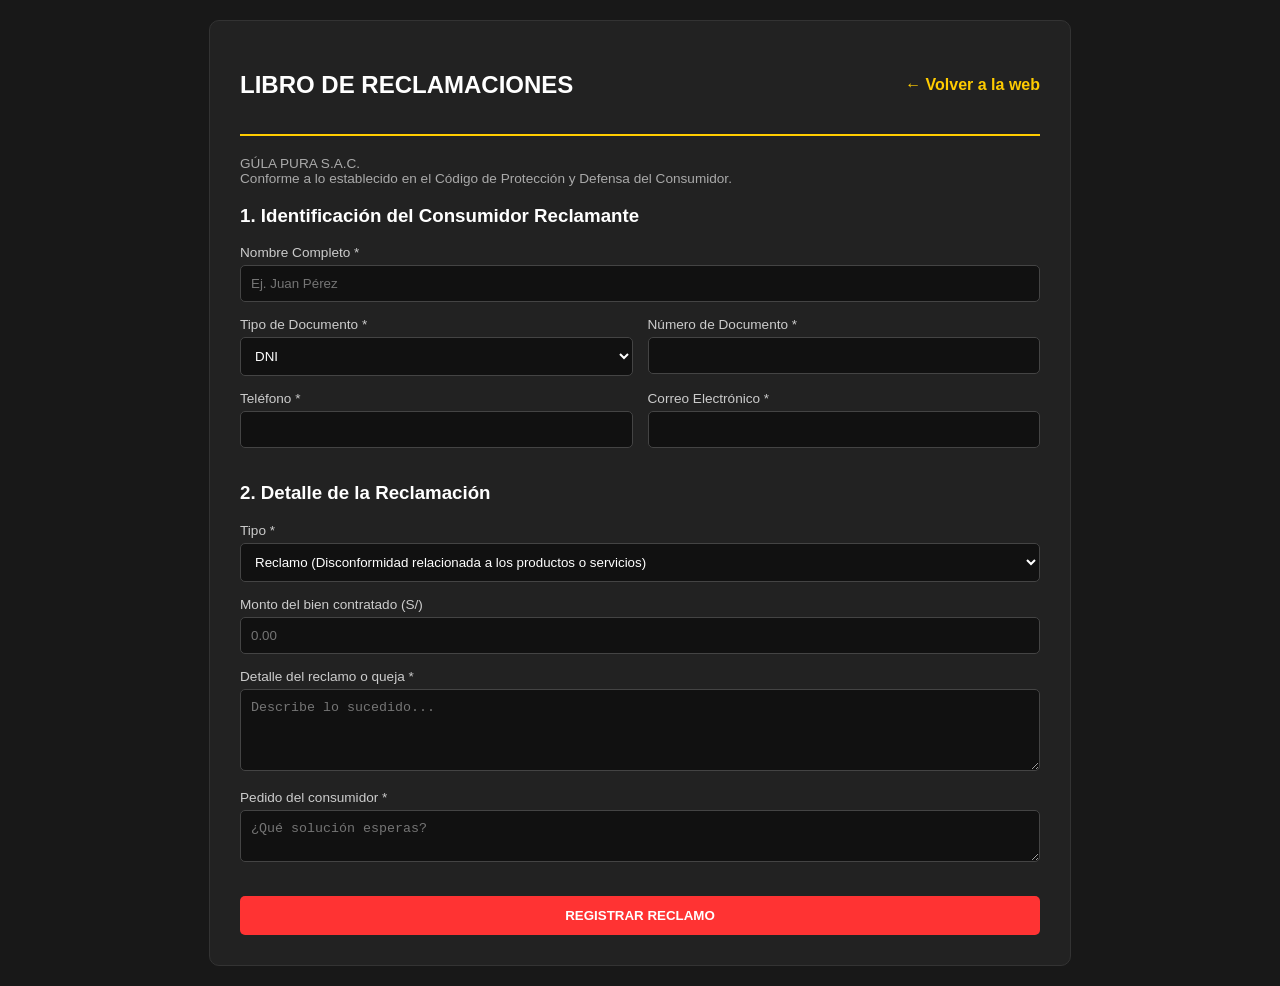
<file: libro-de-reclamaciones.html>
<!-- Aqui se coloco toda la información para que se reemplaze nuestra actual ventana a la de Libro de reclamaciones -->
<!-- Osea que nos lleva a Libro de reclamaciones presionando un boton, pero de igual manera presionando otro boton, nos permite retornar -->
<!DOCTYPE html>
<html lang="es">

<head>
  <meta charset="UTF-8">
  <meta name="viewport" content="width=device-width, initial-scale=1.0">
  <title>Libro de Reclamaciones - Gúla Pura</title>
  <!-- Aqui esta todo el código referente a CSS -->
  <style>
    body {
      background-color: #181818;
      color: #ffffff;
      font-family: Arial, sans-serif;
      margin: 0;
      padding: 20px;
    }

    .container {
      max-width: 800px;
      margin: 0 auto;
      background: #222222;
      padding: 30px;
      border-radius: 10px;
      border: 1px solid #333;
    }

    .header-reclamaciones {
      display: flex;
      justify-content: space-between;
      align-items: center;
      border-bottom: 2px solid #ffcc00;
      padding-bottom: 15px;
      margin-bottom: 20px;
    }

    .btn-volver {
      color: #ffcc00;
      text-decoration: none;
      font-weight: bold;
    }

    .btn-volver:hover {
      text-decoration: underline;
    }

    .form-group {
      margin-bottom: 15px;
    }

    label {
      display: block;
      margin-bottom: 5px;
      font-size: 0.85rem;
      color: #ccc;
    }

    input,
    select,
    textarea {
      width: 100%;
      padding: 10px;
      border-radius: 5px;
      border: 1px solid #444;
      background: #111;
      color: #fff;
      box-sizing: border-box;
    }

    .row {
      display: flex;
      gap: 15px;
    }

    .row .form-group {
      flex: 1;
    }

    .btn-enviar {
      background-color: #ff3333;
      color: white;
      border: none;
      padding: 12px 24px;
      font-weight: bold;
      border-radius: 5px;
      cursor: pointer;
      width: 100%;
      margin-top: 15px;
      text-transform: uppercase;
    }

    .btn-enviar:hover {
      background-color: #cc0000;
    }
  </style>
  <!-- Aqui esta todo el código referente a HTML -->
</head>

<body>

  <div class="container">
    <div class="header-reclamaciones">
      <h2>LIBRO DE RECLAMACIONES</h2>
      <a href="index.html" class="btn-volver">&larr; Volver a la web</a>
    </div>

    <p style="font-size: 0.85rem; color: #aaa;">
      GÚLA PURA S.A.C. <br>
      Conforme a lo establecido en el Código de Protección y Defensa del Consumidor.
    </p>

    <form id="form-reclamos" onsubmit="enviarReclamo(event)">
      <h3>1. Identificación del Consumidor Reclamante</h3>
      <div class="form-group">
        <label>Nombre Completo *</label>
        <input type="text" required placeholder="Ej. Juan Pérez">
      </div>

      <div class="row">
        <div class="form-group">
          <label>Tipo de Documento *</label>
          <select required>
            <option value="DNI">DNI</option>
            <option value="CE">Carnet de Extranjería</option>
            <option value="Pasaporte">Pasaporte</option>
          </select>
        </div>
        <div class="form-group">
          <label>Número de Documento *</label>
          <input type="text" required>
        </div>
      </div>

      <div class="row">
        <div class="form-group">
          <label>Teléfono *</label>
          <input type="tel" required>
        </div>
        <div class="form-group">
          <label>Correo Electrónico *</label>
          <input type="email" required>
        </div>
      </div>

      <h3>2. Detalle de la Reclamación</h3>
      <div class="form-group">
        <label>Tipo *</label>
        <select required>
          <option value="Reclamo">Reclamo (Disconformidad relacionada a los productos o servicios)</option>
          <option value="Queja">Queja (Disconformidad no relacionada directamente a los productos o malestar en la
            atención)</option>
        </select>
      </div>

      <div class="form-group">
        <label>Monto del bien contratado (S/)</label>
        <input type="number" step="0.01" placeholder="0.00">
      </div>

      <div class="form-group">
        <label>Detalle del reclamo o queja *</label>
        <textarea rows="4" required placeholder="Describe lo sucedido..."></textarea>
      </div>

      <div class="form-group">
        <label>Pedido del consumidor *</label>
        <textarea rows="2" required placeholder="¿Qué solución esperas?"></textarea>
      </div>

      <button type="submit" class="btn-enviar">Registrar Reclamo</button>
    </form>
  </div>
  <!-- Aqui esta todo el código referente a Java Script -->
  <script>
    function enviarReclamo(e) {
      e.preventDefault();
      alert('¡Reclamo registrado correctamente! Nos pondremos en contacto contigo.');
      window.location.href = 'index.html';
    }
  </script>
</body>

</html>
</file>
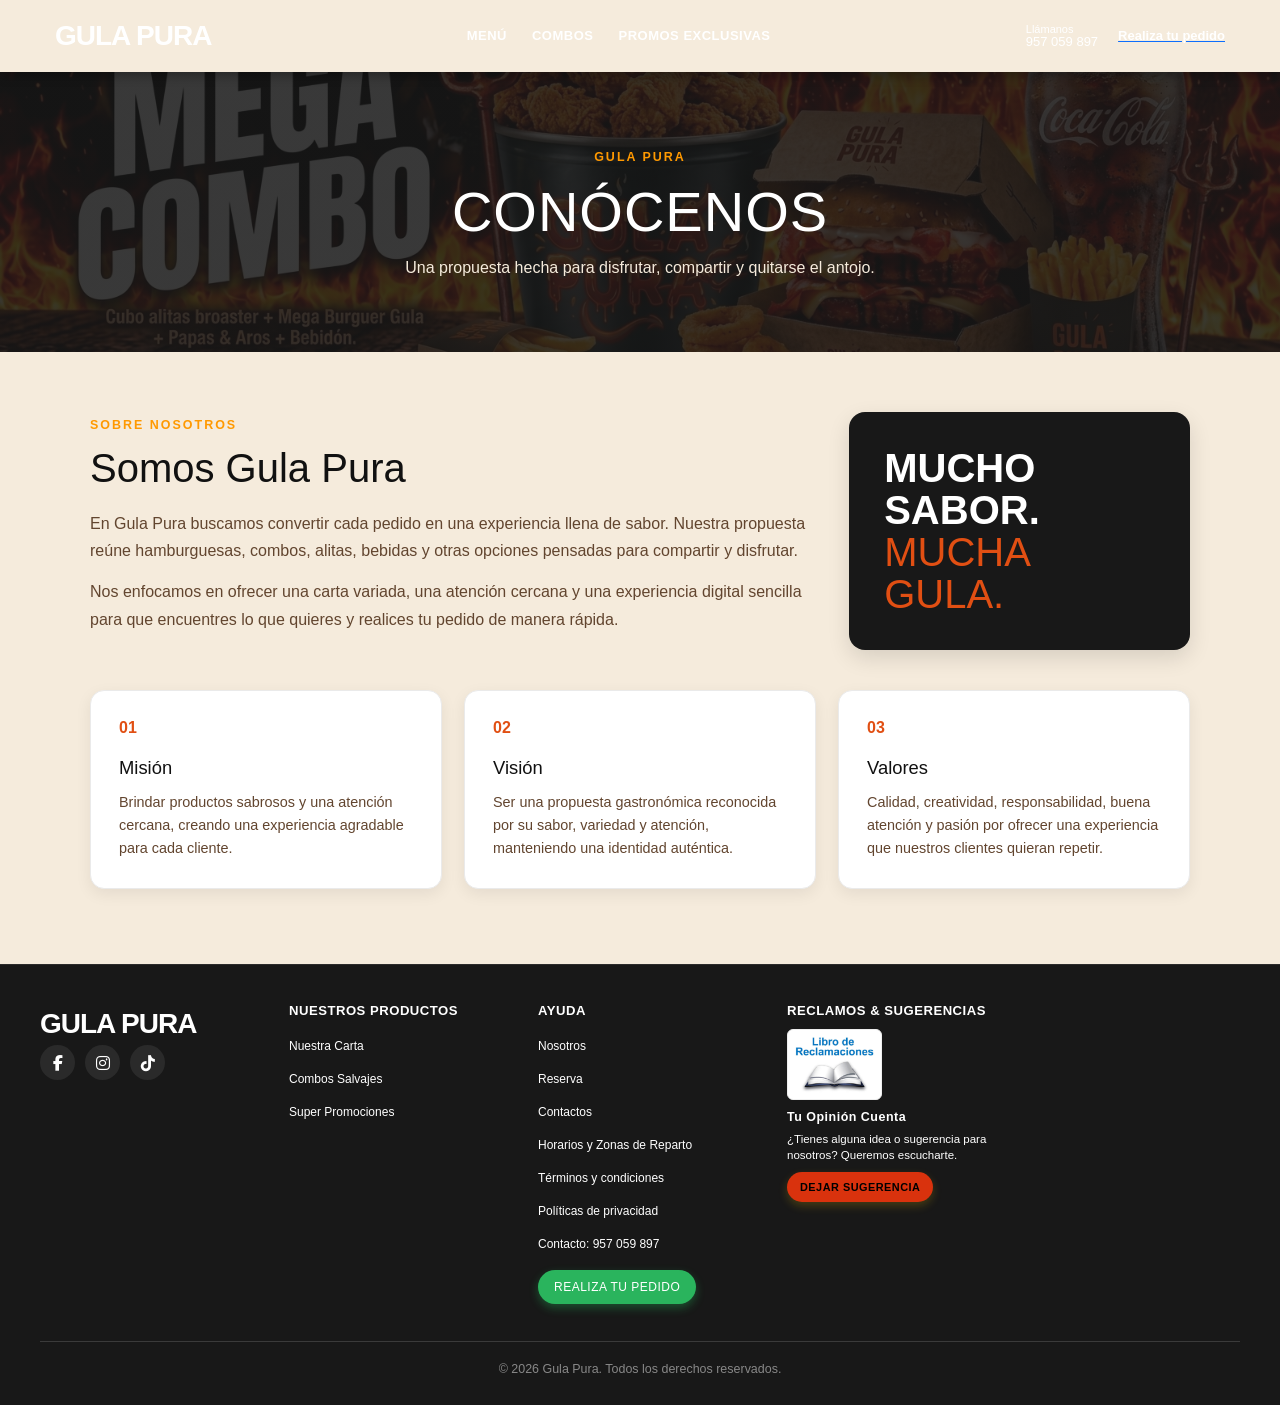
<file: Nosotros.html>
<!DOCTYPE html>
<html lang="es">

<head>
  <meta charset="UTF-8">
  <meta name="viewport" content="width=device-width, initial-scale=1.0">
  <title>Nosotros | Gula Pura</title>
  <link rel="icon" href="img/logo-icon/icon_gula_pura.png">
  <link href="https://cdn.jsdelivr.net/npm/bootstrap@5.3.8/dist/css/bootstrap.min.css" rel="stylesheet"
    integrity="sha384-sRIl4kxILFvY47J16cr9ZwB07vP4J8+LH7qKQnuqkuIAvNWLzeN8tE5YBujZqJLB" crossorigin="anonymous">
  <link rel="stylesheet" href="style.css">
  <link rel="stylesheet" href="https://cdnjs.cloudflare.com/ajax/libs/font-awesome/6.5.1/css/all.min.css">
  <script src="app.js" defer></script>
</head>

<body class="pagina-interna pagina-nosotros">
  <header class="navbar">
    <div class="navbar-container">
      <!-- Logo GULA PURA -->
      <a href="index.html" class="logo">
        <span class="gulapura-text">GULA PURA</span>
      </a>
      <!-- Menú de navegación principal -->
      <nav class="nav-links">
        <a href="index.html#MENU" class="nav-item">MENÚ</a>
        <a href="index.html#COMBOS" class="nav-item">COMBOS</a>
        <a href="index.html#PROMOS" class="nav-item">PROMOS EXCLUSIVAS</a>
      </nav>
      <!-- Sección de contacto y compra -->
      <div class="navbar-actions">
        <div class="phone-info">
          <div class="phone-text">
            <span class="label">Llámanos</span>
            <span class="number">957 059 897</span>
          </div>
        </div>
        <div class="user-info">
          <div class="user-text">
            <a href="Carta.html" class="link-pedido">
              <strong>Realiza tu pedido</strong>
            </a>
          </div>
        </div>
      </div>
  </header>
  <main>
    <section class="pagina-hero">
      <div class="pagina-hero-contenido">
        <span class="pagina-etiqueta">GULA PURA</span>
        <h1>CONÓCENOS</h1>
        <p>Una propuesta hecha para disfrutar, compartir y quitarse el antojo.</p>
      </div>
    </section>

    <section class="pagina-seccion nosotros-seccion">
      <div class="pagina-contenedor">
        <div class="pagina-bloque destacado">
          <div>
            <span class="pagina-mini-titulo">SOBRE NOSOTROS</span>
            <h2>Somos Gula Pura</h2>
            <p>En Gula Pura buscamos convertir cada pedido en una experiencia llena de sabor. Nuestra propuesta reúne
              hamburguesas, combos, alitas, bebidas y otras opciones pensadas para compartir y disfrutar.</p>
            <p>Nos enfocamos en ofrecer una carta variada, una atención cercana y una experiencia digital sencilla para
              que encuentres lo que quieres y realices tu pedido de manera rápida.</p>
          </div>
          <div class="nosotros-tarjeta-frase">
            <strong>MUCHO SABOR.</strong>
            <span>MUCHA GULA.</span>
          </div>
        </div>

        <div class="pagina-grid-3">
          <article class="info-card">
            <div class="info-card-icon">01</div>
            <h3>Misión</h3>
            <p>Brindar productos sabrosos y una atención cercana, creando una experiencia agradable para cada cliente.
            </p>
          </article>
          <article class="info-card">
            <div class="info-card-icon">02</div>
            <h3>Visión</h3>
            <p>Ser una propuesta gastronómica reconocida por su sabor, variedad y atención, manteniendo una identidad
              auténtica.</p>
          </article>
          <article class="info-card">
            <div class="info-card-icon">03</div>
            <h3>Valores</h3>
            <p>Calidad, creatividad, responsabilidad, buena atención y pasión por ofrecer una experiencia que nuestros
              clientes quieran repetir.</p>
          </article>
        </div>
      </div>
    </section>
  </main>
  <footer class="site-footer">
    <div class="footer-container">
      <!-- Columna 1: Logo y Redes -->
      <div class="footer-column brand-column">
        <a href="index.html" class="logo">
          <span class="gulapura-text">GULA PURA</span>
        </a>

        <div class="social-icons">
          <a href="https://facebook.com/tu-pagina" target="_blank" aria-label="Facebook">
            <i class="fa-brands fa-facebook-f"></i>
          </a>
          <a href="https://instagram.com/tu-usuario" target="_blank" aria-label="Instagram">
            <i class="fa-brands fa-instagram"></i>
          </a>
          <a href="https://tiktok.com/@tu-usuario" target="_blank" aria-label="TikTok">
            <i class="fa-brands fa-tiktok"></i>
          </a>
        </div>

      </div>
      <!-- Columna 2: Nuestros Productos -->
      <div class="footer-column">
        <h3>Nuestros Productos</h3>
        <ul>
          <li><a href="index.html#MENU">Nuestra Carta </a></li>
          <li><a href="index.html#COMBOS">Combos Salvajes</a></li>
          <li><a href="index.html#PROMOS">Super Promociones</a></li>
        </ul>
      </div>
      <!-- Columna 3: Ayuda -->
      <div class="footer-column">
        <h3>Ayuda</h3>
        <ul>
          <!-- Funciones específicas para abrir cada modal -->
          <li><a href="Nosotros.html">Nosotros</a></li>
          <li><a href="Reserva.html">Reserva</a></li>
          <li><a href="Contactos.html">Contactos</a></li>
          <li><a href="horario.html">Horarios y Zonas de Reparto</a></li>
          <li><a href="Condiciones.html">Términos y condiciones</a></li>
          <li><a href="Privacidad.html">Políticas de privacidad</a></li>
          <li class="item-contacto">
            <a href="https://wa.me/51957059897?text=Hola,%20tengo%20una%20consulta" target="_blank"
              rel="noopener noreferrer">
              Contacto: 957 059 897
            </a>
          </li>

          <li class="feedback-container">
            <a href="Carta.html" class="btn-pedido" target="_blank" rel="noopener noreferrer">
              Realiza tu pedido
            </a>
          </li>
        </ul>
        <div>
        </div>
      </div>
      <!-- Columna 4: Contacto & Atención al Cliente (Libro y Sugerencias) -->
      <div class="footer-column legal-column">
        <h3>RECLAMOS & SUGERENCIAS</h3>

        <!-- 1. Libro de Reclamaciones vinculada a libro-de-reclamaciones.html -->
        <a href="libro-de-reclamaciones.html">
          <img src="img/footer/Libro_reclamos.png" alt="Libro de Reclamaciones" class="libro-img">
        </a>

        <!-- 2. Sugerencias conectado a un Formulario de google -->
        <div class="feedback-container">
          <h3>Tu Opinión Cuenta</h3>
          <p class="feedback-text">¿Tienes alguna idea o sugerencia para nosotros? Queremos escucharte.</p>
          <a href="https://docs.google.com/forms/d/e/1FAIpQLScGWHN5Qboh4pLPVPXL78QI0LmWeiwGPB_7sudZl1JCkc1D7g/viewform?usp=header"
            class="btn-sugerencias" target="_blank" rel="noopener noreferrer">
            Dejar sugerencia
          </a>
        </div>
      </div>
      <!-- En el pie del footer se colocaron los Derechos Reservados -->
      <div class="footer-bottom" id="footer-bottom">
        <span>&copy; 2026 Gula Pura. Todos los derechos reservados.</span>
      </div>
  </footer>
  <script src="js/bootstrap.bundle.min.js"></script>
</body>

</html>
</file>
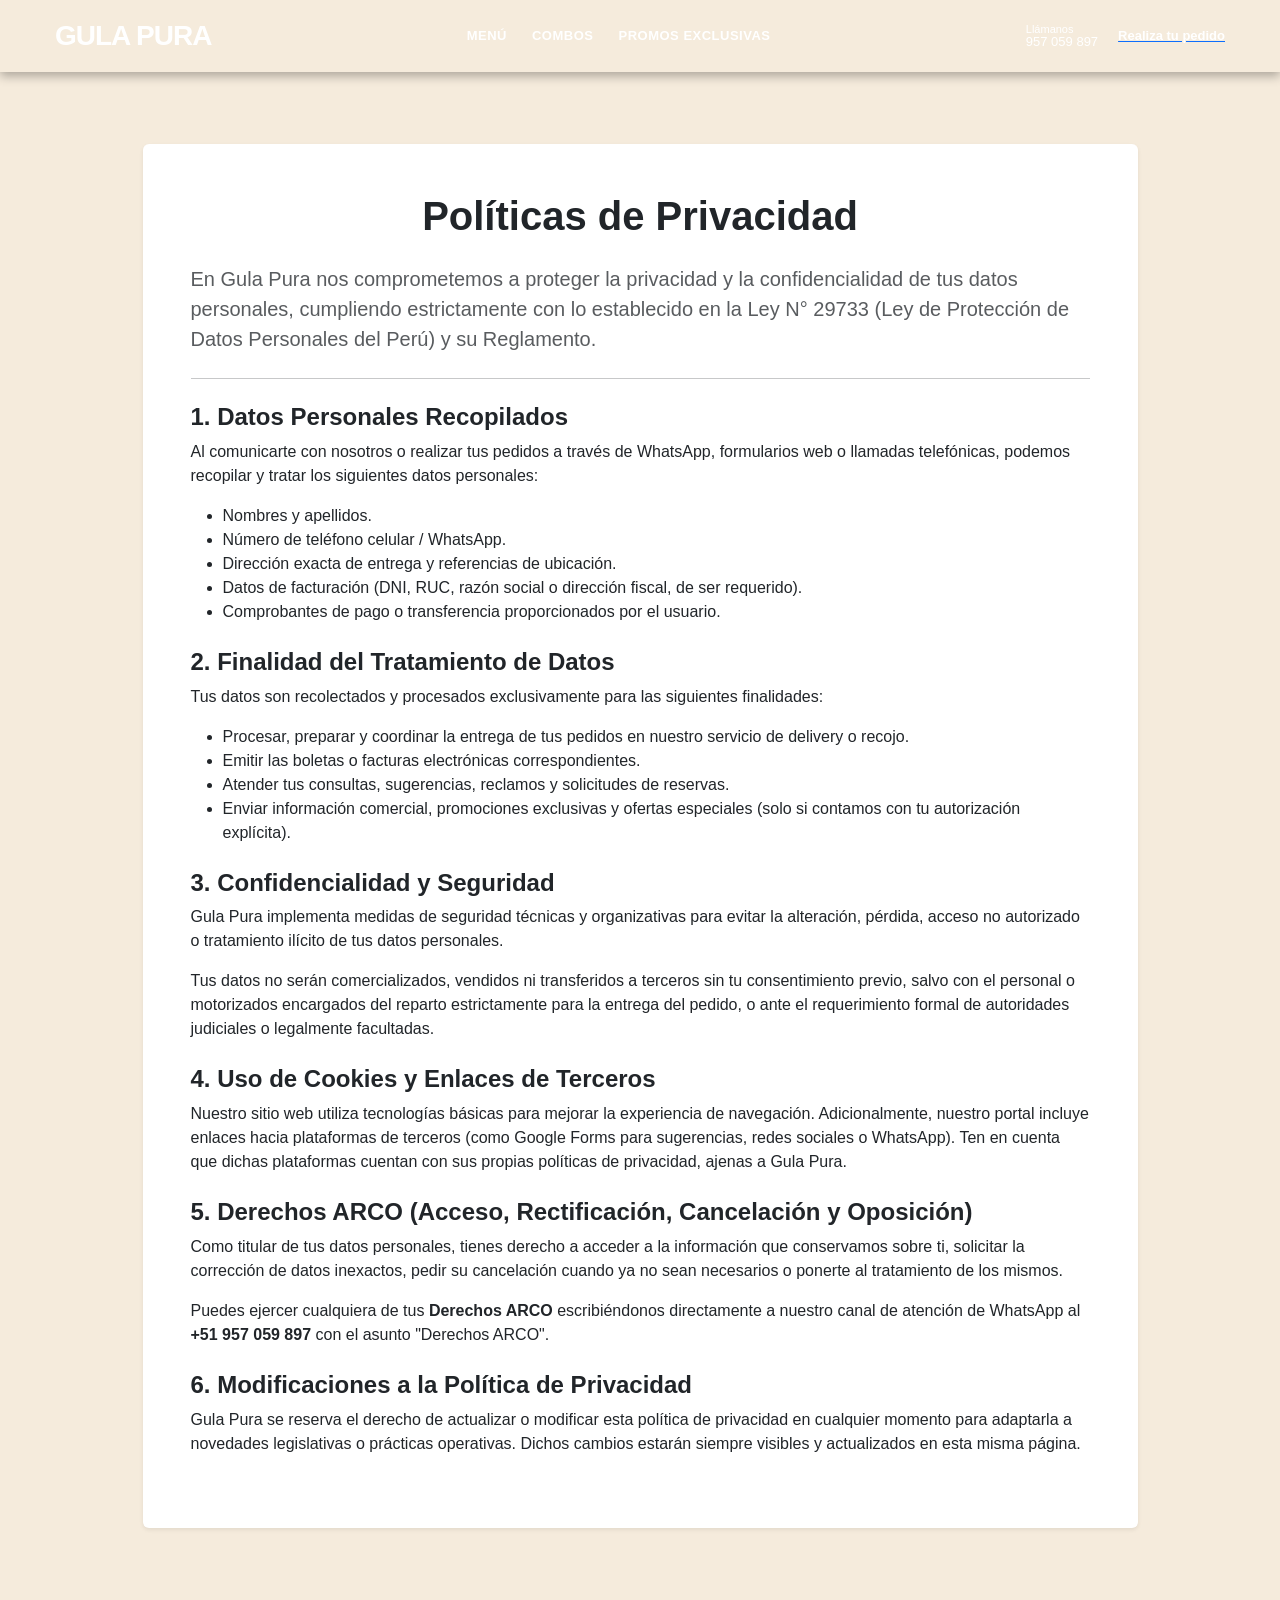
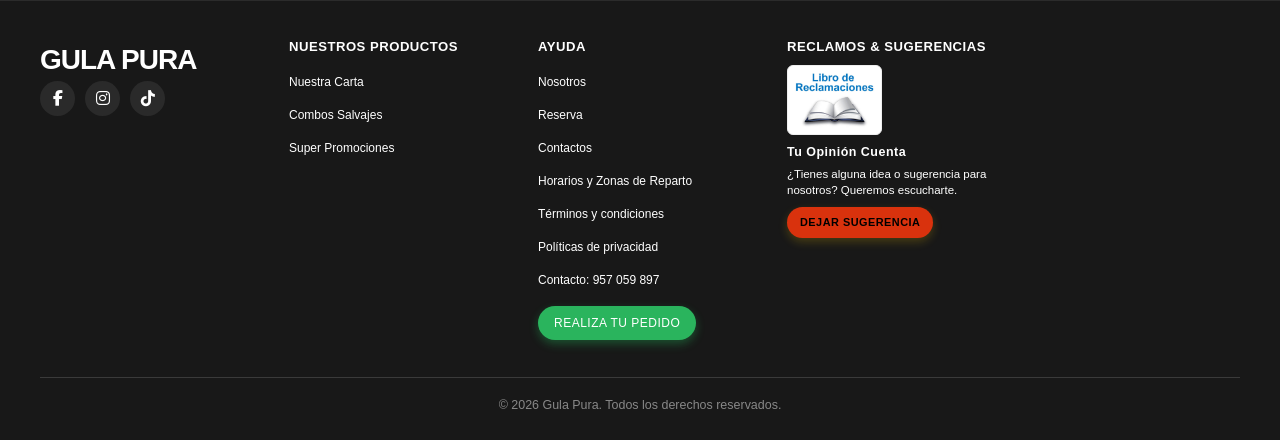
<file: Privacidad.html>
<!DOCTYPE html>
<html lang="es">

<head>
  <meta charset="UTF-8">
  <meta name="viewport" content="width=device-width, initial-scale=1.0">
  <title>Gula Pura</title>
  <link rel="icon" href="img/logo-icon/icon_gula_pura.png">
  <link href="https://cdn.jsdelivr.net/npm/bootstrap@5.3.8/dist/css/bootstrap.min.css" rel="stylesheet"
    integrity="sha384-sRIl4kxILFvY47J16cr9ZwB07vP4J8+LH7qKQnuqkuIAvNWLzeN8tE5YBujZqJLB" crossorigin="anonymous" />
  <!-- Se realizo una vinculación con style.css (CSS) -->
  <link rel="stylesheet" href="style.css">
  <!-- Se establecio comunicacón con app.js (Java Script) -->
  <script src="app.js" defer></script>
  <link rel="stylesheet" href="https://cdnjs.cloudflare.com/ajax/libs/font-awesome/6.5.1/css/all.min.css">
</head>

<body>
  <header class="navbar">
    <div class="navbar-container">
      <!-- Logo GULA PURA -->
      <a href="index.html" class="logo">
        <span class="gulapura-text">GULA PURA</span>
      </a>
      <!-- Menú de navegación principal -->
      <nav class="nav-links">
        <a href="index.html#MENU" class="nav-item">MENÚ</a>
        <a href="index.html#COMBOS" class="nav-item">COMBOS</a>
        <a href="index.html#PROMOS" class="nav-item">PROMOS EXCLUSIVAS</a>
      </nav>
      <!-- Sección de contacto y compra -->
      <div class="navbar-actions">
        <div class="phone-info">
          <div class="phone-text">
            <span class="label">Llámanos</span>
            <span class="number">957 059 897</span>
          </div>
        </div>
        <div class="user-info">
          <div class="user-text">
            <a href="Carta.html" class="link-pedido">
              <strong>Realiza tu pedido</strong>
            </a>
          </div>
        </div>
      </div>
    </div>
  </header>
  <main class="container my-5 py-4">
    <div class="row justify-content-center">
      <div class="col-lg-10 col-md-12 bg-white p-4 p-md-5 rounded shadow-sm">

        <h1 class="mb-4 text-center fw-bold">Políticas de Privacidad</h1>

        <p class="lead text-muted">
          En <strong>Gula Pura</strong> nos comprometemos a proteger la privacidad y la confidencialidad de tus datos
          personales, cumpliendo estrictamente con lo establecido en la <strong>Ley N° 29733 (Ley de Protección de Datos
            Personales del Perú)</strong> y su Reglamento.
        </p>

        <hr class="my-4">

        <section class="mb-4">
          <h3 class="h4 fw-bold">1. Datos Personales Recopilados</h3>
          <p>
            Al comunicarte con nosotros o realizar tus pedidos a través de WhatsApp, formularios web o llamadas
            telefónicas, podemos recopilar y tratar los siguientes datos personales:
          </p>
          <ul>
            <li>Nombres y apellidos.</li>
            <li>Número de teléfono celular / WhatsApp.</li>
            <li>Dirección exacta de entrega y referencias de ubicación.</li>
            <li>Datos de facturación (DNI, RUC, razón social o dirección fiscal, de ser requerido).</li>
            <li>Comprobantes de pago o transferencia proporcionados por el usuario.</li>
          </ul>
        </section>

        <section class="mb-4">
          <h3 class="h4 fw-bold">2. Finalidad del Tratamiento de Datos</h3>
          <p>Tus datos son recolectados y procesados exclusivamente para las siguientes finalidades:</p>
          <ul>
            <li>Procesar, preparar y coordinar la entrega de tus pedidos en nuestro servicio de delivery o recojo.</li>
            <li>Emitir las boletas o facturas electrónicas correspondientes.</li>
            <li>Atender tus consultas, sugerencias, reclamos y solicitudes de reservas.</li>
            <li>Enviar información comercial, promociones exclusivas y ofertas especiales (solo si contamos con tu
              autorización explícita).</li>
          </ul>
        </section>

        <section class="mb-4">
          <h3 class="h4 fw-bold">3. Confidencialidad y Seguridad</h3>
          <p>
            Gula Pura implementa medidas de seguridad técnicas y organizativas para evitar la alteración, pérdida,
            acceso no autorizado o tratamiento ilícito de tus datos personales.
          </p>
          <p>
            Tus datos no serán comercializados, vendidos ni transferidos a terceros sin tu consentimiento previo, salvo
            con el personal o motorizados encargados del reparto estrictamente para la entrega del pedido, o ante el
            requerimiento formal de autoridades judiciales o legalmente facultadas.
          </p>
        </section>

        <section class="mb-4">
          <h3 class="h4 fw-bold">4. Uso de Cookies y Enlaces de Terceros</h3>
          <p>
            Nuestro sitio web utiliza tecnologías básicas para mejorar la experiencia de navegación. Adicionalmente,
            nuestro portal incluye enlaces hacia plataformas de terceros (como Google Forms para sugerencias, redes
            sociales o WhatsApp). Ten en cuenta que dichas plataformas cuentan con sus propias políticas de privacidad,
            ajenas a Gula Pura.
          </p>
        </section>

        <section class="mb-4">
          <h3 class="h4 fw-bold">5. Derechos ARCO (Acceso, Rectificación, Cancelación y Oposición)</h3>
          <p>
            Como titular de tus datos personales, tienes derecho a acceder a la información que conservamos sobre ti,
            solicitar la corrección de datos inexactos, pedir su cancelación cuando ya no sean necesarios o ponerte al
            tratamiento de los mismos.
          </p>
          <p>
            Puedes ejercer cualquiera de tus <strong>Derechos ARCO</strong> escribiéndonos directamente a nuestro canal
            de atención de WhatsApp al <strong>+51 957 059 897</strong> con el asunto "Derechos ARCO".
          </p>
        </section>

        <section class="mb-4">
          <h3 class="h4 fw-bold">6. Modificaciones a la Política de Privacidad</h3>
          <p>
            Gula Pura se reserva el derecho de actualizar o modificar esta política de privacidad en cualquier momento
            para adaptarla a novedades legislativas o prácticas operativas. Dichos cambios estarán siempre visibles y
            actualizados en esta misma página.
          </p>
        </section>

      </div>
    </div>
  </main>
  <footer class="site-footer">
    <div class="footer-container">
      <!-- Columna 1: Logo y Redes -->
      <div class="footer-column brand-column">
        <a href="index.html" class="logo">
          <span class="gulapura-text">GULA PURA</span>
        </a>

        <div class="social-icons">
          <a href="https://facebook.com/tu-pagina" target="_blank" aria-label="Facebook">
            <i class="fa-brands fa-facebook-f"></i>
          </a>
          <a href="https://instagram.com/tu-usuario" target="_blank" aria-label="Instagram">
            <i class="fa-brands fa-instagram"></i>
          </a>
          <a href="https://tiktok.com/@tu-usuario" target="_blank" aria-label="TikTok">
            <i class="fa-brands fa-tiktok"></i>
          </a>
        </div>

      </div>
      <!-- Columna 2: Nuestros Productos -->
      <div class="footer-column">
        <h3>Nuestros Productos</h3>
        <ul>
          <li><a href="index.html#MENU">Nuestra Carta </a></li>
          <li><a href="index.html#COMBOS">Combos Salvajes</a></li>
          <li><a href="index.html#PROMOS">Super Promociones</a></li>
        </ul>
      </div>
      <!-- Columna 3: Ayuda -->
      <div class="footer-column">
        <h3>Ayuda</h3>
        <ul>
          <!-- Funciones específicas para abrir cada modal -->
          <li><a href="Nosotros.html">Nosotros</a></li>
          <li><a href="Reserva.html">Reserva</a></li>
          <li><a href="Contactos.html">Contactos</a></li>
          <li><a href="horario.html">Horarios y Zonas de Reparto</a></li>
          <li><a href="Condiciones.html">Términos y condiciones</a></li>
          <li><a href="Privacidad.html">Políticas de privacidad</a></li>
          <li class="item-contacto">
            <a href="https://wa.me/51957059897?text=Hola,%20tengo%20una%20consulta" target="_blank"
              rel="noopener noreferrer">
              Contacto: 957 059 897
            </a>
          </li>

          <li class="feedback-container">
            <a href="https://wa.me/51957059897?text=Hola,%20quisiera%20realizar%20un%20pedido" class="btn-pedido"
              target="_blank" rel="noopener noreferrer">
              Realiza tu pedido
            </a>
          </li>
        </ul>
        <div>
        </div>
      </div>
      <!-- Columna 4: Contacto & Atención al Cliente (Libro y Sugerencias) -->
      <div class="footer-column legal-column">
        <h3>RECLAMOS & SUGERENCIAS</h3>

        <!-- 1. Libro de Reclamaciones vinculada a libro-de-reclamaciones.html -->
        <a href="libro-de-reclamaciones.html">
          <img src="img/footer/Libro_reclamos.png" alt="Libro de Reclamaciones" class="libro-img">
        </a>

        <!-- 2. Sugerencias conectado a un Formulario de google -->
        <div class="feedback-container">
          <h3>Tu Opinión Cuenta</h3>
          <p class="feedback-text">¿Tienes alguna idea o sugerencia para nosotros? Queremos escucharte.</p>
          <a href="https://docs.google.com/forms/d/e/1FAIpQLScGWHN5Qboh4pLPVPXL78QI0LmWeiwGPB_7sudZl1JCkc1D7g/viewform?usp=header"
            class="btn-sugerencias" target="_blank" rel="noopener noreferrer">
            Dejar sugerencia
          </a>
        </div>
      </div>
      <!-- En el pie del footer se colocaron los Derechos Reservados -->
      <div class="footer-bottom" id="footer-bottom">
        <span>&copy; 2026 Gula Pura. Todos los derechos reservados.</span>
      </div>
  </footer>

</html>
</file>
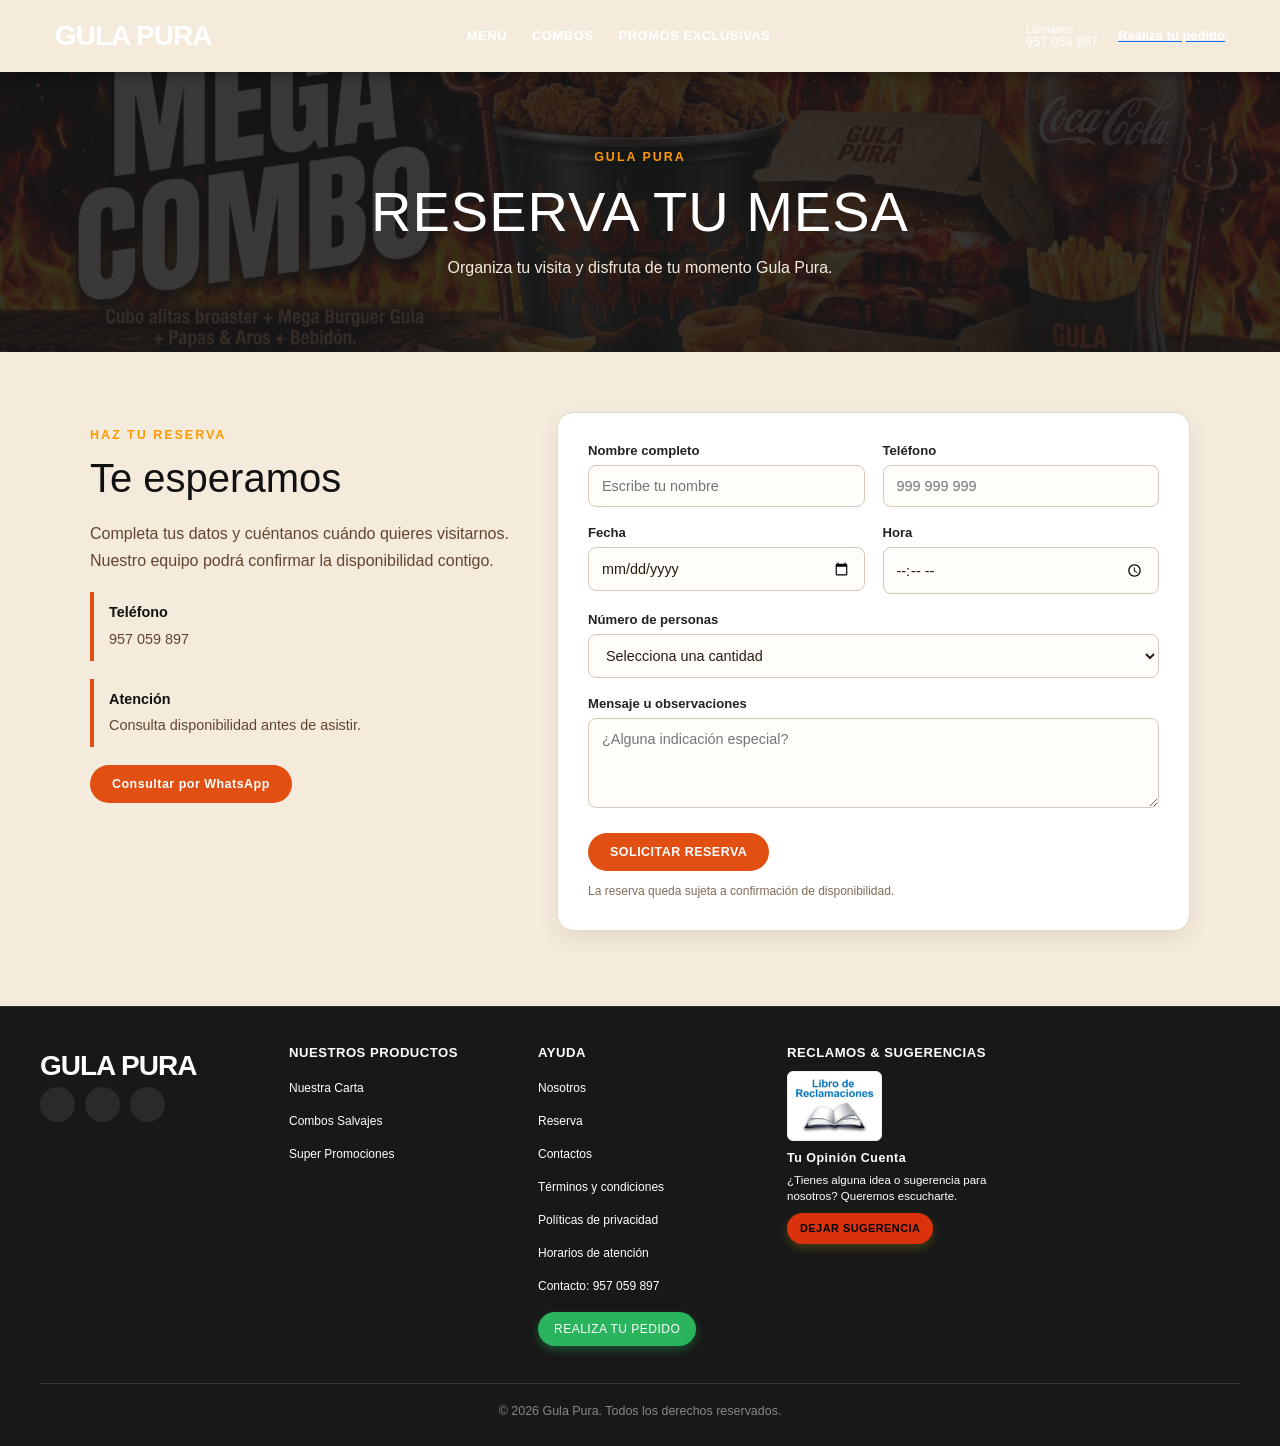
<file: Reserva.html>
<!DOCTYPE html>
<html lang="es">

<head>
  <meta charset="UTF-8">
  <meta name="viewport" content="width=device-width, initial-scale=1.0">
  <title>Reserva | Gula Pura</title>
  <link rel="icon" href="img/logo-icon/icon_gula_pura.png">
  <link href="https://cdn.jsdelivr.net/npm/bootstrap@5.3.8/dist/css/bootstrap.min.css" rel="stylesheet"
    integrity="sha384-sRIl4kxILFvY47J16cr9ZwB07vP4J8+LH7qKQnuqkuIAvNWLzeN8tE5YBujZqJLB" crossorigin="anonymous">
  <link rel="stylesheet" href="style.css">
  <script src="app.js" defer></script>
</head>

<body class="pagina-interna pagina-reserva">
  <header class="navbar">
    <div class="navbar-container">
      <!-- Logo GULA PURA -->
      <a href="index.html" class="logo">
        <span class="gulapura-text">GULA PURA</span>
      </a>
      <!-- Menú de navegación principal -->
      <nav class="nav-links">
        <a href="index.html#MENU" class="nav-item">MENÚ</a>
        <a href="index.html#COMBOS" class="nav-item">COMBOS</a>
        <a href="index.html#PROMOS" class="nav-item">PROMOS EXCLUSIVAS</a>
      </nav>
      <!-- Sección de contacto y compra -->
      <div class="navbar-actions">
        <div class="phone-info">
          <div class="phone-text">
            <span class="label">Llámanos</span>
            <span class="number">957 059 897</span>
          </div>
        </div>
        <div class="user-info">
          <div class="user-text">
            <a href="Carta.html" class="link-pedido">
              <strong>Realiza tu pedido</strong>
            </a>
          </div>
        </div>
      </div>
    </div>
  </header>
  <main>
    <section class="pagina-hero">
      <div class="pagina-hero-contenido">
        <span class="pagina-etiqueta">GULA PURA</span>
        <h1>RESERVA TU MESA</h1>
        <p>Organiza tu visita y disfruta de tu momento Gula Pura.</p>
      </div>
    </section>

    <section class="pagina-seccion">
      <div class="pagina-contenedor reserva-layout">
        <div class="reserva-info">
          <span class="pagina-mini-titulo">HAZ TU RESERVA</span>
          <h2>Te esperamos</h2>
          <p>Completa tus datos y cuéntanos cuándo quieres visitarnos. Nuestro equipo podrá confirmar la disponibilidad
            contigo.</p>
          <div class="reserva-dato"><strong>Teléfono</strong><span>957 059 897</span></div>
          <div class="reserva-dato"><strong>Atención</strong><span>Consulta disponibilidad antes de asistir.</span>
          </div>
          <a class="btn-gula-secundario"
            href="https://wa.me/51957059897?text=Hola,%20quisiera%20consultar%20una%20reserva" target="_blank"
            rel="noopener noreferrer">Consultar por WhatsApp</a>
        </div>

        <form class="formulario-gula" action="#" method="post"
          onsubmit="event.preventDefault(); alert('Tu solicitud de reserva ha sido registrada. Nos comunicaremos contigo para confirmar la disponibilidad.');">
          <div class="form-row-gula">
            <div class="campo-gula">
              <label for="reserva-nombre">Nombre completo</label>
              <input id="reserva-nombre" name="nombre" type="text" placeholder="Escribe tu nombre" required>
            </div>
            <div class="campo-gula">
              <label for="reserva-telefono">Teléfono</label>
              <input id="reserva-telefono" name="telefono" type="tel" placeholder="999 999 999" required>
            </div>
          </div>

          <div class="form-row-gula">
            <div class="campo-gula">
              <label for="reserva-fecha">Fecha</label>
              <input id="reserva-fecha" name="fecha" type="date" required>
            </div>
            <div class="campo-gula">
              <label for="reserva-hora">Hora</label>
              <input id="reserva-hora" name="hora" type="time" required>
            </div>
          </div>

          <div class="campo-gula">
            <label for="reserva-personas">Número de personas</label>
            <select id="reserva-personas" name="personas" required>
              <option value="" selected disabled>Selecciona una cantidad</option>
              <option>1 persona</option>
              <option>2 personas</option>
              <option>3 personas</option>
              <option>4 personas</option>
              <option>5 personas</option>
              <option>6 o más personas</option>
            </select>
          </div>

          <div class="campo-gula">
            <label for="reserva-mensaje">Mensaje u observaciones</label>
            <textarea id="reserva-mensaje" name="mensaje" rows="4"
              placeholder="¿Alguna indicación especial?"></textarea>
          </div>

          <button class="btn-gula-principal" type="submit">SOLICITAR RESERVA</button>
          <p class="formulario-nota">La reserva queda sujeta a confirmación de disponibilidad.</p>
        </form>
      </div>
    </section>
  </main>
  <footer class="site-footer">
    <div class="footer-container">
      <!-- Columna 1: Logo y Redes -->
      <div class="footer-column brand-column">
        <a href="index.html" class="logo">
          <span class="gulapura-text">GULA PURA</span>
        </a>

        <div class="social-icons">
          <a href="https://facebook.com/tu-pagina" target="_blank" aria-label="Facebook">
            <i class="fa-brands fa-facebook-f"></i>
          </a>
          <a href="https://instagram.com/tu-usuario" target="_blank" aria-label="Instagram">
            <i class="fa-brands fa-instagram"></i>
          </a>
          <a href="https://tiktok.com/@tu-usuario" target="_blank" aria-label="TikTok">
            <i class="fa-brands fa-tiktok"></i>
          </a>
        </div>

      </div>
      <!-- Columna 2: Nuestros Productos -->
      <div class="footer-column">
        <h3>Nuestros Productos</h3>
        <ul>
          <li><a href="#MENU">Nuestra Carta </a></li>
          <li><a href="#COMBOS">Combos Salvajes</a></li>
          <li><a href="#PROMOS">Super Promociones</a></li>
        </ul>
      </div>
      <!-- Columna 3: Ayuda -->
      <div class="footer-column">
        <h3>Ayuda</h3>
        <ul>
          <!-- Funciones específicas para abrir cada modal -->
          <li><a href="Nosotros.html">Nosotros</a></li>
          <li><a href="Reserva.html">Reserva</a></li>
          <li><a href="Contactos.html">Contactos</a></li>
          <li><a href="Condiciones.html">Términos y condiciones</a></li>
          <li><a href="Privacidad.html">Políticas de privacidad</a></li>
          <li><a href="horario.html">Horarios de atención</a></li>
          <li class="item-contacto">
            <a href="https://wa.me/51957059897?text=Hola,%20tengo%20una%20consulta" target="_blank"
              rel="noopener noreferrer">
              Contacto: 957 059 897
            </a>
          </li>

          <li class="feedback-container">
            <a href="https://wa.me/51957059897?text=Hola,%20quisiera%20realizar%20un%20pedido" class="btn-pedido"
              target="_blank" rel="noopener noreferrer">
              Realiza tu pedido
            </a>
          </li>
        </ul>
        <div>
        </div>
      </div>
      <!-- Columna 4: Contacto & Atención al Cliente (Libro y Sugerencias) -->
      <div class="footer-column legal-column">
        <h3>RECLAMOS & SUGERENCIAS</h3>

        <!-- 1. Libro de Reclamaciones vinculada a libro-de-reclamaciones.html -->
        <a href="libro-de-reclamaciones.html">
          <img src="img/footer/Libro_reclamos.png" alt="Libro de Reclamaciones" class="libro-img">
        </a>

        <!-- 2. Sugerencias conectado a un Formulario de google -->
        <div class="feedback-container">
          <h3>Tu Opinión Cuenta</h3>
          <p class="feedback-text">¿Tienes alguna idea o sugerencia para nosotros? Queremos escucharte.</p>
          <a href="https://docs.google.com/forms/d/e/1FAIpQLScGWHN5Qboh4pLPVPXL78QI0LmWeiwGPB_7sudZl1JCkc1D7g/viewform?usp=header"
            class="btn-sugerencias" target="_blank" rel="noopener noreferrer">
            Dejar sugerencia
          </a>
        </div>
      </div>
      <!-- En el pie del footer se colocaron los Derechos Reservados -->
      <div class="footer-bottom" id="footer-bottom">
        <span>&copy; 2026 Gula Pura. Todos los derechos reservados.</span>
      </div>
  </footer>
  <script src="js/bootstrap.bundle.min.js"></script>
</body>

</html>
</file>
<file: style.css>
* {
  margin: 0;
  padding: 0;
  box-sizing: border-box;
  font-family: 'Arial Black', Impact, sans-serif;
}

body {
  background-color: #F5EBDC;
  overflow-x: hidden;
}

/* Contenedor generals */
.container {
  width: 100%;
  max-width: 1200px;
  margin: 0 auto;
  padding: 0 15px;
}

/* -- Navbar -- */
.navbar {
  background-image: url('https://media.istockphoto.com/id/2155502644/es/foto/fondo-de-pared-de-hormig%C3%B3n-negro-oscuro-patr%C3%B3n-tablero-de-cemento-textura-grunge-sucio-rayado.jpg?s=612x612&w=0&k=20&c=M6zVuRBpAifVg0nw0QAFx66Hq777SYCjK_7OEoNGsIk=');
  background-size: cover;
  background-position: center;
  padding: 15px 0;
  position: sticky;
  top: 0;
  z-index: 1000;
  box-shadow: 0 4px 10px rgba(0, 0, 0, 0.3);
}

.navbar-container {
  width: 100%;
  max-width: 1200px;
  margin: 0 auto;
  display: flex;
  align-items: center;
  justify-content: space-between;
  padding: 0 15px;
}

/* -- Logo -- */
.logo {
  text-decoration: none;
}

.logo .gulapura-text {
  font-size: 28px;
  font-weight: 900;
  font-style: normal;
  color: #ffffff;
  letter-spacing: -1px;
  text-decoration: none;
}

/* Navegación central */
.nav-links {
  display: flex;
  align-items: center;
  gap: 25px;
}

.nav-item {
  color: #ffffff;
  text-decoration: none;
  font-size: 13px;
  font-weight: bold;
  letter-spacing: 0.5px;
  transition: color 0.2s ease;
}

.nav-item:hover {
  color: #ffcc00;
}

/* Acciones a la derecha */
.navbar-actions {
  display: flex;
  align-items: center;
  gap: 20px;
}

.phone-info,
.user-info {
  display: flex;
  align-items: center;
}

.phone-text,
.user-text {
  display: flex;
  flex-direction: column;
  line-height: 1.1;
  font-size: 11px;
  font-family: Arial, sans-serif;
  color: #ffffff;
}

.phone-text .number,
.user-text strong {
  font-family: 'Arial Black', sans-serif;
  font-size: 13px;
  color: #ffffff;
}

/* -- Carrito -- */
.cart-btn {
  background-color: #262626;
  color: #ffffff;
  text-decoration: none;
  padding: 8px 14px;
  border-radius: 3px;
  font-weight: bold;
  font-size: 13px;
  display: flex;
  align-items: center;
  gap: 8px;
  min-height: 38px;
  transition: background-color 0.2s ease;
}

.menu-price-row {
  display: flex;
  align-items: center;
  justify-content: space-between;
  width: 100%;
  margin-top: 8px;
}

.menu-price {
  margin: 0;
  color: #222;
  font: 700 16px Arial, sans-serif;
}

.menu-cart-button {
  display: inline-flex;
  align-items: center;
  justify-content: center;
  width: 34px;
  height: 34px;
  padding: 0;
  border-radius: 6px;
  background: #e14f13;
  color: #fff;
  font: 700 24px/1 Arial, sans-serif;
  text-decoration: none;
}

.menu-cart-button:hover {
  background: #ba1d00;
  color: #fff;
}

/* Controles del carrusel: fondo naranja de la identidad de Gula Pura. */
#carouselExampleIndicators .carousel-control-prev,
#carouselExampleIndicators .carousel-control-next {
  top: 50%;
  bottom: auto;
  width: 42px;
  height: 64px;
  transform: translateY(-50%);
  border-radius: 8px;
  background: #e14f13;
  opacity: 1;
}

#carouselExampleIndicators .carousel-control-prev {
  left: 10px;
}

#carouselExampleIndicators .carousel-control-next {
  right: 10px;
}

#carouselExampleIndicators .carousel-control-prev:hover,
#carouselExampleIndicators .carousel-control-next:hover {
  background: #ba1d00;
}

/* Los banners conservan su proporción original para mostrarse completos. */
#carouselExampleIndicators .carousel-item img {
  display: block;
  width: 100%;
  height: auto;
  object-fit: contain;
}

.cart-btn:hover {
  background-color: #3a3a3a;
}

.cart-icon {
  position: relative;
  display: flex;
  width: 25px;
  height: 25px;
}

.cart-icon svg {
  width: 100%;
  height: 100%;
}

.cart-count {
  position: absolute;
  top: -5px;
  right: -3px;
  min-width: 17px;
  height: 17px;
  padding: 0 3px;
  border-radius: 50%;
  background: #fff;
  color: #dc2200;
  font: bold 12px/17px Arial, sans-serif;
  text-align: center;
}

.cart-amount {
  white-space: nowrap;
  font: bold 13px Arial, sans-serif;
}

.cart-btn:focus-visible {
  outline: 3px solid #ffcc00;
  outline-offset: 3px;
}

/* -- 3. Secciones (MENÚ, COMBOS, PROMOS) -- */
.MENU,
.COMBOS,
.PROMOS {
  max-width: 1200px;
  margin: 0 auto;
  padding: 40px 15px 10px 15px;
}

.MENU h2,
.COMBOS h2,
.PROMOS h2 {
  width: 100%;
  text-align: center;
  margin-bottom: 10px;
  font-size: 1.8rem;
  color: #111;
  text-transform: uppercase;
}

.MENU h5,
.COMBOS h5,
.PROMOS h5 {
  width: 100%;
  text-align: center;
  margin-bottom: 20px;
  color: #ff9900;
  font-size: 1.2rem;
  text-transform: uppercase;
}

/* Slider horizontal para tarjetas de productos */
.slide-container {
  position: relative;
  width: 100%;
}

.slide-content {
  width: 100%;
}

.slide-wrapper {
  display: flex;
  flex-direction: row;
  gap: 20px;
  overflow-x: auto;
  padding: 15px 5px;
  scroll-behavior: smooth;
  scrollbar-width: none;
}

/* Oculta la barra del slider; se navega con los botones laterales. */
.slide-wrapper::-webkit-scrollbar {
  display: none;
}

/* Botones de navegación de cada fila de productos. */
.productos-prev,
.productos-next {
  position: absolute;
  top: 50%;
  z-index: 2;
  width: 38px;
  height: 64px;
  transform: translateY(-50%);
  border: 0;
  border-radius: 8px;
  background: #e14f13;
  color: #fff;
  font: 38px/1 Arial, sans-serif;
  cursor: pointer;
}

.productos-prev {
  left: -8px;
}

.productos-next {
  right: -8px;
}

.productos-prev:hover,
.productos-next:hover {
  background: #ba1d00;
}

/* Tarjetas de producto */
.card {
  flex: 0 0 240px;
  /* Ancho fijo uniforme para la tarjeta */
  display: flex;
  flex-direction: column;
  align-items: center;
  background: #ffffff;
  padding: 20px 15px;
  border-radius: 12px;
  box-shadow: 0 4px 12px rgba(0, 0, 0, 0.06);
  border: 1px solid #eaeaea;
  transition: transform 0.2s ease, box-shadow 0.2s ease;
}

.card:hover {
  transform: translateY(-4px);
  box-shadow: 0 8px 20px rgba(0, 0, 0, 0.12);
}

/* -- Ajuste de las tarjetas e imagenes -- */
.image-content {
  width: 100%;
  margin-bottom: 12px;
}

.card-image {
  position: relative;
  width: 100%;
  height: 180px;
  border-radius: 8px;
  /* Bordes curvos */
  overflow: hidden;
  background-color: #f8f8f8;
}

/* La imagen se ajusta al 100% */
.card-image .card-img {
  width: 100%;
  height: 100%;
  object-fit: cover;
  display: block;
}

/* Información debajo de la comida */
.card-content {
  text-align: left;
  width: 100%;
  padding: 5px 0;
}

.card-content .name {
  font-family: 'Franklin Gothic Medium', 'Arial Narrow', Arial, sans-serif;
  font-size: 0.9rem;
  color: #111111;
  font-weight: bold;
  margin-bottom: 6px;
}

/* Estilo para el precio que se coloque debajo, pero por el momento esto no se va habilitar */
.card-content .descrip {
  font-family: 'Franklin Gothic Medium', 'Arial Narrow', Arial, sans-serif;
  font-size: 0.7rem;
  width: 100%;
  color: #8C5920;
  font-weight: 800;
  padding: 5px 0;
}


/* -- Footer -- */
.site-footer {
  background-color: #181818;
  padding: 60px 20px 30px 20px;
  border-top: 1px solid #f0f0f0;
  font-family: Arial, sans-serif;
}

.footer-container {
  display: flex;
  flex-direction: row;
  justify-content: space-between;
  flex-wrap: wrap;
  max-width: 1200px;
  margin: 0 auto;
  gap: 40px;
}

.footer-column {
  flex: 1;
  min-width: 220px;
}

.footer-logo-img {
  max-width: 160px;
  height: auto;
  display: block;
}

.footer-column h3 {
  font-size: 0.95rem;
  color: white;
  text-transform: uppercase;
  letter-spacing: 0.5px;
  margin-bottom: 20px;
  font-weight: 700;
}

.footer-column ul {
  list-style: none;
  padding: 0;
  margin: 0;
}

.footer-column ul li {
  margin-bottom: 12px;
}

.footer-column ul li a {
  color: white;
  text-decoration: none;
  font-size: 0.88rem;
  font-weight: 500;
  font-family: Arial, sans-serif;
  transition: all 0.2s ease;
}

.footer-column ul li a:hover {
  color: #ff3333;
  padding-left: 3px;
}

/* redes sociales */
/* Contenedor principal alineado horizontalmente */
.footer-brand {
  display: flex;
  flex-direction: row;
  /* Coloca el logo y las redes en fila */
  align-items: center;
  /* Alinea verticalmente al centro */
  justify-content: flex-start;
  /* Alinea todo a la izquierda */
  gap: 20px;
  /* Distancia entre el logo y los íconos */
  text-align: left;
}

/* Contenedor de las redes sociales */
.social-icons {
  display: flex;
  justify-content: flex-start;
  /* Alinea los íconos a la izquierda */
  align-items: center;
  gap: 10px;
  /* Distancia entre íconos */
  margin-top: 0;
  /* Eliminamos el margen superior anterior */
  width: auto;
  /* Se ajusta al contenido */
}

/* Estilo de los íconos */
.social-icons a {
  color: #ffffff;
  font-size: 16px;
  text-decoration: none;
  display: inline-flex;
  justify-content: center;
  align-items: center;
  width: 35px;
  height: 35px;
  border-radius: 50%;
  background-color: rgba(255, 255, 255, 0.08);
  transition: all 0.3s ease;
}

/* Libro de reclamaciones */
.libro-img {
  width: 120px;
  height: auto;
  display: block;
  background: #ffffff;
  padding: 6px;
  border: 1px solid #eee;
  border-radius: 6px;
  margin-bottom: 15px;
}

.feedback-container {
  margin-top: 20px;
  border-top: 1px dashed #e0e0e0;
  padding-top: 15px;
  max-width: 260px;
}

.feedback-container h3 {
  font-size: 0.9rem;
  color: white;
  text-transform: none;
  margin-bottom: 8px;
  font-weight: 600;
}

.feedback-text {
  font-family: Arial, sans-serif;
  font-size: 0.8rem;
  color: white;
  line-height: 1.4;
  margin-bottom: 12px;
}

.btn-sugerencias {
  display: inline-block;
  background-color: #D9320D;
  color: #000000;
  padding: 8px 16px;
  font-size: 0.75rem;
  font-weight: 700;
  text-transform: uppercase;
  letter-spacing: 0.5px;
  text-decoration: none;
  border-radius: 50px;
  box-shadow: 0 4px 10px rgba(255, 204, 0, 0.2);
  transition: all 0.2s ease;
}

.btn-sugerencias:hover {
  background-color: #ff3333;
  color: #ffffff;
  box-shadow: 0 4px 10px rgba(255, 51, 51, 0.3);
  transform: translateY(-1px);
}

.footer-bottom {
  max-width: 1200px;
  margin: 40px auto 0 auto;
  padding-top: 25px;
  border-top: 1px solid #f0f0f0;
  text-align: center;
  font-size: 0.8rem;
  font-family: Arial, sans-serif;
  color: #888888;
}

.feedback-container {
  margin-top: 15px;
  border-top: none;
  padding-top: 0;
}

/* Estilo del botón verde para hacer referencia a Whatsapp */
.btn-pedido {
  display: inline-block;
  background-color: #2ab45d;
  color: #ffffff !important;
  padding: 8px 16px;
  font-size: 0.75rem;
  font-weight: 700;
  text-transform: uppercase;
  letter-spacing: 0.5px;
  text-decoration: none;
  border-radius: 50px;
  box-shadow: 0 4px 10px rgba(37, 211, 102, 0.3);
  transition: all 0.2s ease;
}

/* Efecto al pasar el cursor */
.btn-pedido:hover {
  background-color: #1a572f;
  color: #ffffff !important;
  box-shadow: 0 4px 12px rgba(37, 211, 102, 0.5);
  transform: translateY(-1px);
  padding-left: 16px !important;
}


/* --- Terminos y condicicones --- */
.modal-contenido h2 {
  text-align: center;
  margin-top: 10px;
  /* Margen superior */
  margin-bottom: 20px;
  /* Margen inferior */
  padding-right: 25px;
  /* Espacio a la derecha */
  padding-left: 25px;
  /* Espacio a la izquierda */
}

/* Fondo oscuro translúcido */
.modal-overlay {
  display: none;
  position: fixed;
  top: 0;
  left: 0;
  width: 100%;
  height: 100%;
  background-color: rgba(0, 0, 0, 0.75);
  z-index: 9999;
  justify-content: center;
  align-items: center;
}

/* Caja de contenido de la ventana flotante */
.modal-contenido {
  background-color: #1f1f1f;
  color: #ffffff;
  padding: 30px;
  border-radius: 12px;
  max-width: 600px;
  width: 90%;
  max-height: 80vh;
  position: relative;
  box-shadow: 0 5px 20px rgba(0, 0, 0, 0.5);
  font-family: Arial, sans-serif;
}

.modal-body {
  max-height: 60vh;
  overflow-y: auto;
  margin-top: 15px;
  padding-right: 10px;
  line-height: 1.5;
  font-size: 0.9rem;
}

.modal-body h3 {
  font-size: 1rem;
  color: #ff3333;
  margin-top: 15px;
  margin-bottom: 5px;
}

/* Botón para cerrar las ventanas flotantes */
.btn-cerrar {
  position: absolute;
  top: 15px;
  right: 20px;
  font-size: 28px;
  font-weight: bold;
  color: #ffffff;
  cursor: pointer;
}

.btn-cerrar:hover {
  color: #ff3333;
}

/* Politicas de Privacidad */
/* Centrado y márgenes para los títulos */
.modal-contenido h2 {
  text-align: center;
  margin-top: 10px;
  margin-bottom: 20px;
  padding-right: 25px;
  padding-left: 25px;
}

.modal-body ul {
  padding-left: 20px;
  margin-top: 8px;
  margin-bottom: 12px;
}

.modal-body ul li {
  list-style-type: disc;
  color: #dddddd;
  font-size: 0.85rem;
  margin-bottom: 6px;
  line-height: 1.4;
}

/* ESTILOS DEL CARRITO: los precios se editan manualmente en js/carrito.js. */
[hidden] {
  display: none !important;
}

.navbar-carrito .navbar-container {
  display: grid;
  grid-template-columns: 1fr auto 1fr;
}

.navbar-carrito .logo {
  justify-self: start;
}

.navbar-carrito .titulo-navegacion {
  grid-column: 2;
  margin: 0;
  color: #fff;
  font-size: 18px;
  font-weight: 800;
}

.carrito-page {
  min-height: 100vh;
  background: #f5ebdc;
  color: #502b18;
}

.estado-vacio {
  min-height: calc(100vh - 98px);
  display: flex;
  flex-direction: column;
  align-items: center;
  justify-content: center;
  text-align: center;
  padding: 0 24px 46px;
}

.icono-carrito {
  width: 50px;
  height: 50px;
  margin-bottom: 18px;
  color: #363636;
}

.estado-vacio h2 {
  margin: 0 0 16px;
  font-family: Georgia, serif;
  font-size: 18px;
  font-weight: 800;
}

.estado-vacio p {
  margin: 0 0 16px;
  font: 14px/1.3 Arial, sans-serif;
}

/* Botón principal del carrito: conserva su forma aun con Bootstrap cargado. */
.carrito-page .boton-principal {
  display: inline-flex;
  align-items: center;
  justify-content: center;
  min-width: 170px;
  min-height: 48px;
  margin-top: 2px;
  padding: 13px 24px;
  border: 0;
  border-radius: 28px;
  background: #e14f13;
  color: #fff;
  font: 700 14px Arial, sans-serif;
  line-height: 1;
  cursor: pointer;
  box-shadow: none;
  transition: background-color .2s ease, transform .2s ease;
}

.carrito-page .boton-principal:hover {
  background: #ba1d00;
  transform: translateY(-1px);
}

.carrito-page .boton-principal:focus-visible {
  outline: 3px solid #a97016;
  outline-offset: 4px;
}

.panel {
  max-width: 900px;
  margin: 40px auto 0;
  padding: 0 24px 40px;
}

.panel h2 {
  font-size: 22px;
}

.productos {
  display: grid;
  grid-template-columns: repeat(auto-fit, minmax(200px, 1fr));
  gap: 16px;
}

.producto {
  padding: 20px;
  background: #fff;
  border: 1px solid #dfcdb7;
  border-radius: 12px;
}

.producto h3 {
  margin-top: 0;
}

.precio-producto {
  margin: 10px 0 16px;
  font-size: 18px;
  font-weight: 700;
}

.panel ul {
  padding: 0;
  list-style: none;
}

.fila {
  display: flex;
  justify-content: space-between;
  align-items: center;
  gap: 16px;
  padding: 16px 0;
  border-bottom: 1px solid #dfcdb7;
}

.controles,
.acciones {
  display: flex;
  align-items: center;
  gap: 10px;
  flex-wrap: wrap;
}

.controles button {
  padding: 8px 12px;
}

.total {
  font-size: 22px;
  font-weight: bold;
}

@media (max-width: 900px) {
  .navbar-container {
    flex-wrap: wrap;
    justify-content: center;
    gap: 16px;
  }

  .nav-links,
  .navbar-actions {
    justify-content: center;
    flex-wrap: wrap;
    gap: 16px;
  }
}

@media (max-width: 500px) {
  .fila {
    align-items: flex-start;
    flex-direction: column;
  }

  .estado-vacio {
    padding-bottom: 30px;
  }
}

/*Contacto*/
.pagina-interna {
  background: #f5ebdc;
  color: #2b1a10;
  min-height: 100vh;
}

.pagina-interna main {
  min-height: calc(100vh - 100px);
}

.pagina-hero {
  background: linear-gradient(rgba(24, 24, 24, .86), rgba(24, 24, 24, .86)),
    url('img/banners/Banner_1_gp.jfif') center/cover no-repeat;
  min-height: 280px;
  display: flex;
  align-items: center;
  justify-content: center;
  text-align: center;
  padding: 55px 20px;
}

.pagina-hero-contenido {
  max-width: 850px;
}

.pagina-etiqueta,
.pagina-mini-titulo {
  display: inline-block;
  color: #ff9900;
  font-family: Arial, sans-serif;
  font-size: .78rem;
  font-weight: 800;
  letter-spacing: 2px;
  text-transform: uppercase;
}

.pagina-hero h1 {
  color: #fff;
  font-size: clamp(2rem, 5vw, 3.5rem);
  margin: 10px 0;
  letter-spacing: 1px;
}

.pagina-hero p {
  color: #f5ebdc;
  font: 400 1rem/1.6 Arial, sans-serif;
  margin: 0;
}

.pagina-seccion {
  padding: 60px 20px 75px;
}

.pagina-contenedor {
  width: 100%;
  max-width: 1100px;
  margin: 0 auto;
}

.pagina-bloque.destacado {
  display: grid;
  grid-template-columns: 1.7fr .8fr;
  gap: 35px;
  align-items: stretch;
  margin-bottom: 40px;
}

.pagina-bloque h2,
.contacto-intro h2,
.reserva-info h2 {
  color: #111;
  font-size: clamp(1.7rem, 4vw, 2.5rem);
  margin: 8px 0 18px;
}

.pagina-bloque p,
.contacto-intro p,
.reserva-info p {
  color: #62452f;
  font: 400 1rem/1.7 Arial, sans-serif;
  margin-bottom: 14px;
}

.nosotros-tarjeta-frase {
  background: #181818;
  border-radius: 16px;
  padding: 35px;
  display: flex;
  flex-direction: column;
  justify-content: center;
  min-height: 220px;
  box-shadow: 0 8px 22px rgba(0, 0, 0, .12);
}

.nosotros-tarjeta-frase strong,
.nosotros-tarjeta-frase span {
  font-family: 'Arial Black', Impact, sans-serif;
  font-size: clamp(1.7rem, 4vw, 2.5rem);
  line-height: 1.05;
}

.nosotros-tarjeta-frase strong {
  color: #fff;
}

.nosotros-tarjeta-frase span {
  color: #e14f13;
}

.pagina-grid-3,
.contacto-grid {
  display: grid;
  grid-template-columns: repeat(3, 1fr);
  gap: 22px;
}

.info-card,
.contacto-card {
  background: #fff;
  border: 1px solid #eaeaea;
  border-radius: 14px;
  padding: 28px;
  box-shadow: 0 5px 16px rgba(0, 0, 0, .07);
  transition: transform .2s ease, box-shadow .2s ease;
}

.info-card:hover,
.contacto-card:hover {
  transform: translateY(-4px);
  box-shadow: 0 10px 24px rgba(0, 0, 0, .12);
}

.info-card-icon,
.contacto-card-numero {
  color: #e14f13;
  font: 800 1rem Arial, sans-serif;
  margin-bottom: 20px;
}

.info-card h3,
.contacto-card h3 {
  color: #111;
  font-size: 1.15rem;
  margin-bottom: 12px;
}

.info-card p,
.contacto-card p {
  color: #62452f;
  font: 400 .9rem/1.6 Arial, sans-serif;
  margin: 0;
}

.reserva-layout {
  display: grid;
  grid-template-columns: .8fr 1.2fr;
  gap: 45px;
  align-items: start;
}

.reserva-info {
  padding-top: 10px;
}

.reserva-dato {
  display: flex;
  flex-direction: column;
  gap: 5px;
  border-left: 4px solid #e14f13;
  padding: 10px 0 10px 15px;
  margin: 18px 0;
  font-family: Arial, sans-serif;
}

.reserva-dato strong {
  color: #111;
  font-size: .9rem;
}

.reserva-dato span {
  color: #62452f;
  font-size: .9rem;
}

.formulario-gula {
  background: #fff;
  border: 1px solid #e4d9cc;
  border-radius: 16px;
  padding: 30px;
  box-shadow: 0 8px 22px rgba(0, 0, 0, .07);
}

.form-row-gula {
  display: grid;
  grid-template-columns: repeat(2, 1fr);
  gap: 18px;
}

.campo-gula {
  margin-bottom: 18px;
}

.campo-gula label {
  display: block;
  color: #222;
  font: 700 .82rem Arial, sans-serif;
  margin-bottom: 7px;
}

.campo-gula input,
.campo-gula select,
.campo-gula textarea {
  width: 100%;
  border: 1px solid #d7c7b7;
  border-radius: 8px;
  background: #fffdf9;
  color: #2b1a10;
  padding: 12px 13px;
  font: 400 .9rem Arial, sans-serif;
  outline: none;
  transition: border-color .2s ease, box-shadow .2s ease;
}

.campo-gula textarea {
  resize: vertical;
}

.campo-gula input:focus,
.campo-gula select:focus,
.campo-gula textarea:focus {
  border-color: #e14f13;
  box-shadow: 0 0 0 3px rgba(225, 79, 19, .12);
}

.btn-gula-principal,
.btn-gula-secundario {
  display: inline-flex;
  align-items: center;
  justify-content: center;
  border: 0;
  border-radius: 50px;
  padding: 12px 22px;
  background: #e14f13;
  color: #fff !important;
  font: 800 .78rem Arial, sans-serif;
  letter-spacing: .5px;
  text-decoration: none;
  cursor: pointer;
  transition: background-color .2s ease, transform .2s ease;
}

.btn-gula-principal:hover,
.btn-gula-secundario:hover {
  background: #ba1d00;
  transform: translateY(-1px);
}

.formulario-nota {
  color: #806b58;
  font: 400 .75rem/1.4 Arial, sans-serif;
  margin: 12px 0 0;
}

.contacto-intro {
  max-width: 720px;
  margin-bottom: 35px;
}

.contacto-card a {
  display: inline-block;
  margin-top: 18px;
  color: #e14f13;
  font: 800 .85rem Arial, sans-serif;
  text-decoration: none;
}

.contacto-card a:hover {
  color: #ba1d00;
}

.contacto-formulario {
  max-width: 850px;
  margin: 35px auto 0;
}

/* Footer con 5 columnas: se adapta a las nuevas páginas. */
.site-footer .footer-container {
  align-items: flex-start;
}

.site-footer .footer-column {
  flex: 1 1 180px;
}

@media (max-width: 900px) {

  .pagina-bloque.destacado,
  .reserva-layout {
    grid-template-columns: 1fr;
  }

  .pagina-grid-3,
  .contacto-grid {
    grid-template-columns: 1fr;
  }
}

@media (max-width: 600px) {
  .pagina-seccion {
    padding: 42px 16px 55px;
  }

  .pagina-hero {
    min-height: 230px;
    padding: 45px 16px;
  }

  .formulario-gula {
    padding: 22px;
  }

  .form-row-gula {
    grid-template-columns: 1fr;
    gap: 0;
  }

  .nosotros-tarjeta-frase {
    min-height: 180px;
  }
}

/* FOOTER FINAL - UNA SOLA BARRA */
.site-footer {
  background-color: #181818;
  padding: 38px 30px 22px;
  border-top: 1px solid #2b2b2b;
  font-family: Arial, sans-serif;
}

.site-footer .footer-container {
  max-width: 1200px;
  margin: 0 auto;
  display: grid;
  grid-template-columns: repeat(5, minmax(0, 1fr));
  grid-template-rows: auto auto;
  column-gap: 45px;
  row-gap: 28px;
  align-items: start;
}

.site-footer .footer-column {
  min-width: 0;
  width: 100%;
  flex: none;
}

.site-footer .brand-column {
  grid-column: 1;
  grid-row: 1;
}

.site-footer .footer-column:nth-child(2) {
  grid-column: 2;
  grid-row: 1;
}

.site-footer .footer-column:nth-child(3) {
  grid-column: 3;
  grid-row: 1;
}

.site-footer .footer-column:nth-child(4) {
  grid-column: 4;
  grid-row: 1;
}

/* Reclamos y sugerencias queda al lado de Ayuda, como quinta columna. */
.site-footer .legal-column {
  grid-column: 5;
  grid-row: 1;
  align-self: start;
}

/* El copyright queda abajo, centrado en toda la barra. */
.site-footer .footer-bottom {
  grid-column: 1 / -1;
  grid-row: 2;
  width: 100%;
  max-width: none;
  margin: 0;
  padding: 18px 0 4px;
  border-top: 1px solid #3a3a3a;
  text-align: center;
  font-size: 0.78rem;
  color: #888888;
  align-self: center;
}

.site-footer .footer-logo-img {
  max-width: 145px;
}

.site-footer .footer-column h3 {
  margin-top: 0;
  margin-bottom: 14px;
  font-size: 0.82rem;
}

.site-footer .footer-column ul li {
  margin-bottom: 9px;
}

.site-footer .footer-column ul li a {
  font-size: 0.75rem;
}

.site-footer .legal-column>h3 {
  margin-bottom: 10px;
}

.site-footer .libro-img {
  width: 95px;
  margin-bottom: 10px;
}

.site-footer .legal-column .feedback-container {
  margin-top: 8px;
  max-width: 230px;
}

.site-footer .legal-column .feedback-container h3 {
  font-size: 0.78rem;
  margin-bottom: 6px;
}

.site-footer .legal-column .feedback-text {
  font-size: 0.72rem;
  margin-bottom: 9px;
}

.site-footer .btn-sugerencias {
  padding: 7px 13px;
  font-size: 0.68rem;
}

/* Tablet */
@media (max-width: 900px) {
  .site-footer .footer-container {
    grid-template-columns: repeat(2, minmax(0, 1fr));
  }

  .site-footer .brand-column,
  .site-footer .footer-column:nth-child(2),
  .site-footer .footer-column:nth-child(3),
  .site-footer .footer-column:nth-child(4),
  .site-footer .legal-column,
  .site-footer .footer-bottom {
    grid-column: auto;
    grid-row: auto;
  }

  .site-footer .footer-bottom {
    grid-column: 1 / -1;
  }
}

/* Celular */
@media (max-width: 600px) {
  .site-footer {
    padding: 32px 20px 20px;
  }

  .site-footer .footer-container {
    grid-template-columns: 1fr;
    gap: 24px;
  }

  .site-footer .footer-bottom {
    grid-column: 1;
    padding-top: 16px;
  }
}

/* ====== PALETA (naranja de tu carta) ====== */
:root {
  --primary: #e2511a;
  --primary-dark: #bd3f0f;
  --desc: #8a5a1f;
  /* color de la descripción */
  --bg: #f5f3f1;
  --card: #ffffff;
  --text: #111;
  --border: #e8e4e0;
  --wa: #25d366;
}

.wrap {
  max-width: 1150px;
  margin: 0 auto;
  padding: 20px 16px 100px;
  font-family: "Franklin Gothic Medium", "Arial Narrow", Arial, sans-serif
}

.wrap h2 {
  font-size: 28px;
  margin: 10px 0 14px;
  color: var(--text)
}

/* Filtros */
.filters {
  display: flex;
  gap: 8px;
  flex-wrap: wrap;
  margin-bottom: 22px
}

.chip {
  border: 1px solid var(--border);
  background: #fff;
  padding: 8px 18px;
  border-radius: 20px;
  cursor: pointer;
  font-weight: 700;
  font-size: 14px;
  font-family: inherit
}

.chip.active {
  background: var(--primary);
  color: #fff;
  border-color: var(--primary)
}

/* Tarjetas */
.grid {
  display: grid;
  grid-template-columns: repeat(auto-fill, minmax(240px, 1fr));
  gap: 20px
}

.gp-card {
  background: var(--card);
  border: 1px solid var(--border);
  border-radius: 10px;
  overflow: hidden;
  display: flex;
  flex-direction: column;
  box-shadow: 0 2px 6px #0000000d
}

.gp-img {
  padding: 14px 14px 0;
  height: 210px;
  display: flex;
  align-items: center;
  justify-content: center
}

.gp-img img {
  max-width: 100%;
  max-height: 100%;
  object-fit: contain
}

.gp-info {
  padding: 14px 16px 16px;
  display: flex;
  flex-direction: column;
  flex: 1
}

.gp-name {
  font-size: 15px;
  font-weight: 800;
  margin: 0 0 8px;
  color: var(--text);
  line-height: 1.25
}

.gp-desc {
  font-size: 12px;
  font-weight: 700;
  margin: 0;
  color: var(--desc);
  line-height: 1.35;
  flex: 1
}

.gp-foot {
  display: flex;
  justify-content: space-between;
  align-items: center;
  margin-top: 16px
}

.gp-price {
  font-size: 17px;
  font-weight: 800;
  color: var(--text)
}

.gp-add {
  width: 36px;
  height: 36px;
  border: 0;
  border-radius: 7px;
  background: var(--primary);
  color: #fff;
  font-size: 24px;
  line-height: 1;
  cursor: pointer;
  display: flex;
  align-items: center;
  justify-content: center
}

.gp-add:hover {
  background: var(--primary-dark)
}

.bar.show {
  display: flex
}

/* Panel del pedido */
.panel {
  position: fixed;
  top: 0;
  right: -420px;
  width: min(400px, 100%);
  height: 100%;
  background: #fff;
  box-shadow: -4px 0 20px #0003;
  transition: right .25s;
  z-index: 1001;
  display: flex;
  flex-direction: column;
  font-family: Arial, sans-serif
}

.panel.open {
  right: 0
}

.panel header {
  padding: 16px;
  display: flex;
  justify-content: space-between;
  align-items: center;
  border-bottom: 1px solid var(--border);
  font-weight: 800;
  font-size: 18px
}

.panel header button {
  background: none;
  border: 0;
  font-size: 26px;
  cursor: pointer
}

#items {
  flex: 1;
  overflow: auto;
  padding: 12px 16px
}

.item {
  display: flex;
  justify-content: space-between;
  align-items: center;
  gap: 8px;
  padding: 10px 0;
  border-bottom: 1px solid var(--border);
  font-size: 14px
}

.qty {
  display: flex;
  align-items: center;
  gap: 8px
}

.qty button {
  width: 26px;
  height: 26px;
  border-radius: 50%;
  border: 1px solid var(--border);
  background: #fff;
  cursor: pointer;
  font-size: 16px
}

.foot {
  padding: 16px;
  border-top: 1px solid var(--border)
}

.foot input,
.foot textarea {
  width: 100%;
  padding: 10px;
  border: 1px solid var(--border);
  border-radius: 6px;
  margin-bottom: 8px;
  font: inherit
}

.total {
  display: flex;
  justify-content: space-between;
  font-weight: 800;
  font-size: 18px;
  margin-bottom: 10px
}

.order {
  width: 100%;
  background: var(--wa);
  color: #fff;
  border: 0;
  padding: 14px;
  border-radius: 8px;
  font-size: 16px;
  font-weight: 800;
  cursor: pointer
}

.order:disabled {
  opacity: .5;
  cursor: not-allowed
}

.empty {
  color: #777;
  text-align: center;
  margin-top: 40px
}
/*Producto*/
.pd-wrap{max-width:900px;margin:30px auto;padding:0 16px 60px}
.pd-back{display:inline-block;margin-bottom:16px;color:#e2511a;font-weight:700;text-decoration:none}
.pd-card{background:#fff;border-radius:12px;box-shadow:0 2px 10px #0000001a;padding:24px;display:flex;gap:28px;flex-wrap:wrap;align-items:center}
.pd-img{flex:1 1 320px;text-align:center}
.pd-img img{max-width:100%;max-height:360px;object-fit:contain}
.pd-info{flex:1 1 320px}
.pd-info h1{font-size:28px;font-weight:800;margin-bottom:10px}
.pd-desc{color:#8a5a1f;font-weight:700;line-height:1.4;margin-bottom:16px}
.pd-price{font-size:26px;font-weight:800;margin-bottom:18px}
.pd-qty{display:flex;align-items:center;gap:12px;margin-bottom:18px}
.pd-qty button{width:36px;height:36px;border-radius:50%;border:1px solid #ddd;background:#fff;font-size:20px;cursor:pointer}
.pd-order{display:inline-block;background:#25d366;color:#fff;font-weight:800;padding:14px 22px;border-radius:8px;text-decoration:none}

/*Terminos y Condiciones % Privacidad*/
/* ===================================================
   PALETA DE COLORES - GULA PURA
   =================================================== */
:root {
  /* Colores Principales / Marca */
  --color-primary: #e63946;        /* Rojo Intenso: Botones principales, enlaces, destacados */
  --color-primary-hover: #c1121f;  /* Rojo Oscuro: Efecto hover en botones principales */
  
  --color-secondary: #ffb703;      /* Amarillo Dorado / Mostaza: Ofertas, badges, acentos */
  --color-secondary-hover: #fb8500;/* Naranja Cálido: Hover secundario o llamadas de atención */

  /* Neutros Oscuros (Textos y Encabezados) */
  --color-dark: #1a1a1a;           /* Negro Casi Puro: Encabezados, textos principales, navbar */
  --color-dark-muted: #333333;     /* Gris Oscuro: Textos secundarios, párrafos */
  
  /* Neutros Claros (Fondos y Tarjetas) */
  --color-bg-light: #f8f9fa;       /* Blanco Humo: Fondo general de la página */
  --color-card-bg: #ffffff;        /* Blanco puro: Fondo de tarjetas y contenedores */
  --color-border: #e9ecef;         /* Gris Claro: Bordes, divisores y líneas de separación */

  /* Colores de Estado y Redes */
  --color-whatsapp: #25d366;       /* Verde WhatsApp: Botón de pedidos/contacto */
  --color-whatsapp-hover: #1da851; /* Verde WhatsApp Hover */
}
/* ===== BARRA INFERIOR DEL PEDIDO (Carta.html) ===== */
.bar {
  display: none;
  position: fixed;
  bottom: 16px;
  left: 50%;
  transform: translateX(-50%);
  width: min(560px, calc(100% - 32px));
  justify-content: space-between;
  align-items: center;
  gap: 16px;
  background: var(--primary);
  color: #fff;
  padding: 14px 20px;
  border-radius: 10px;
  font: 800 15px Arial, sans-serif;
  cursor: pointer;
  z-index: 1000;
  box-shadow: 0 4px 16px rgba(0, 0, 0, .3);
}

.bar:hover {
  background: var(--primary-dark);
}
</file>
